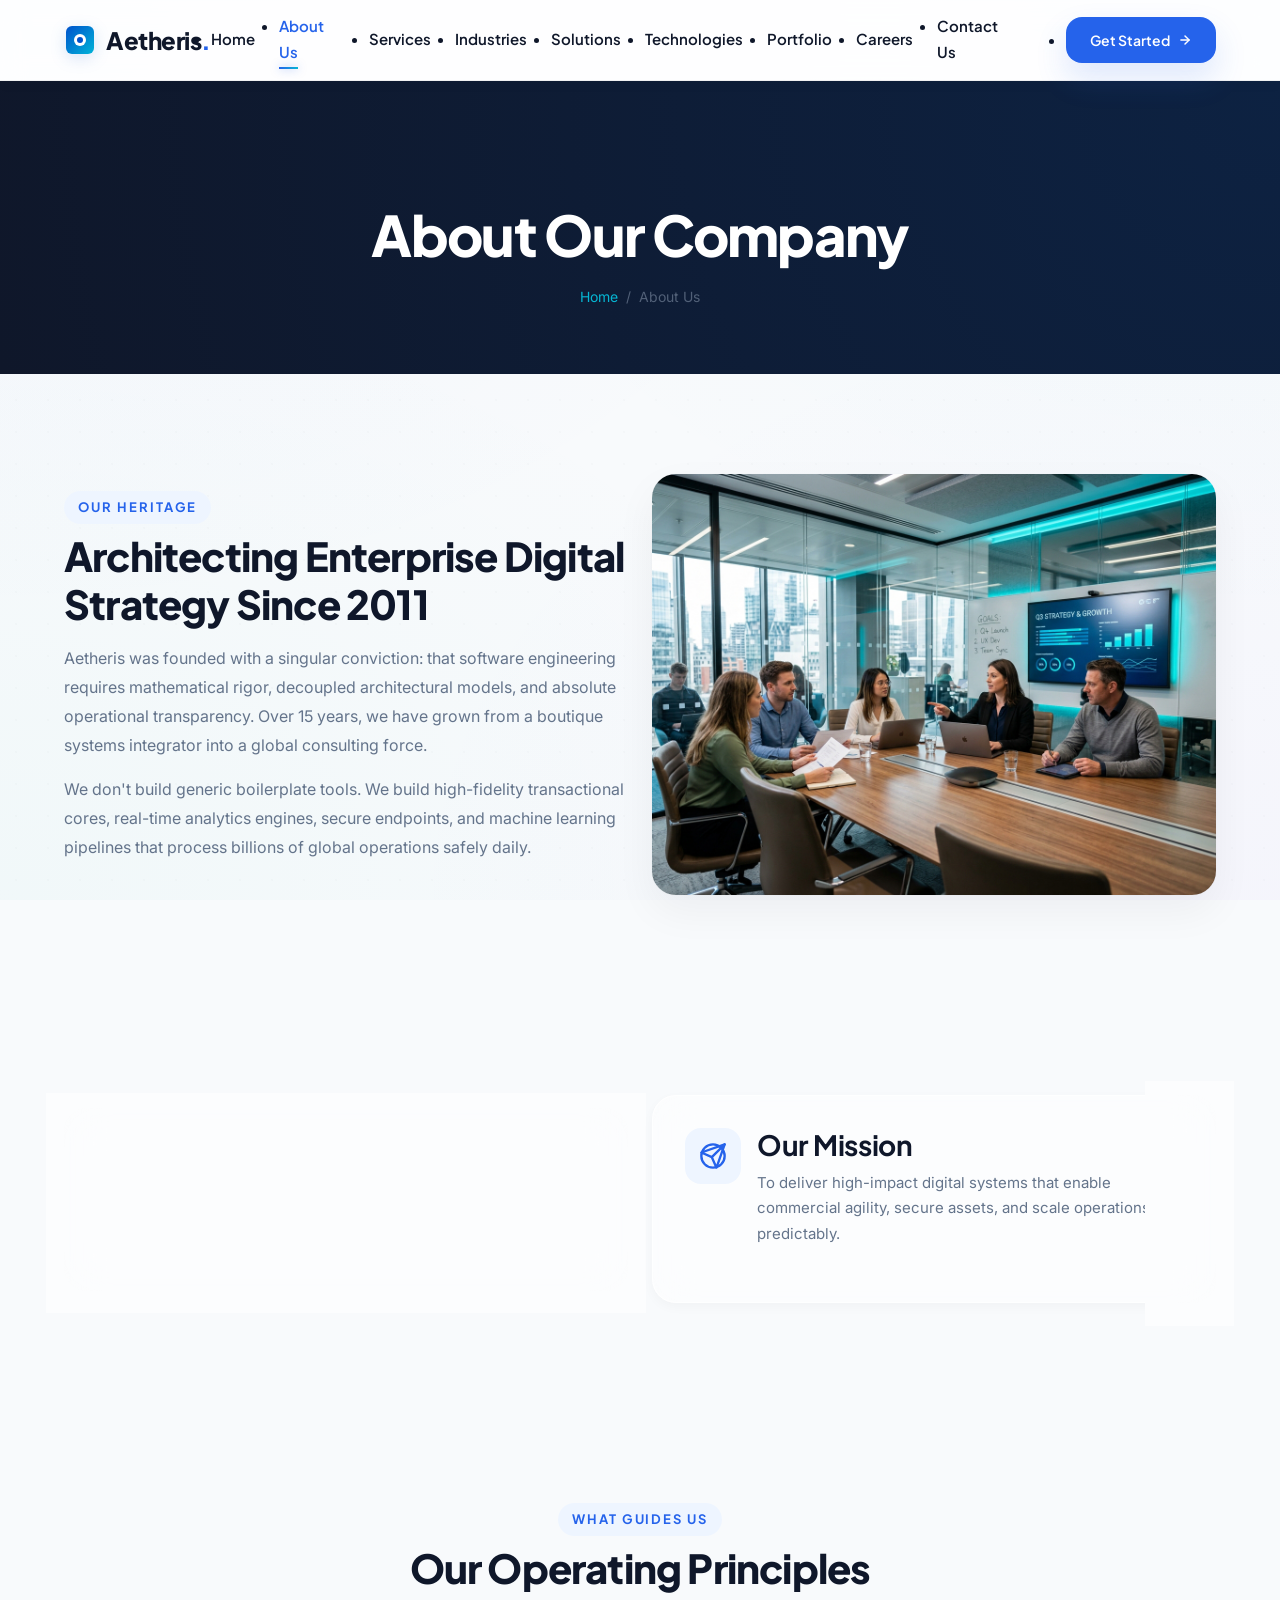
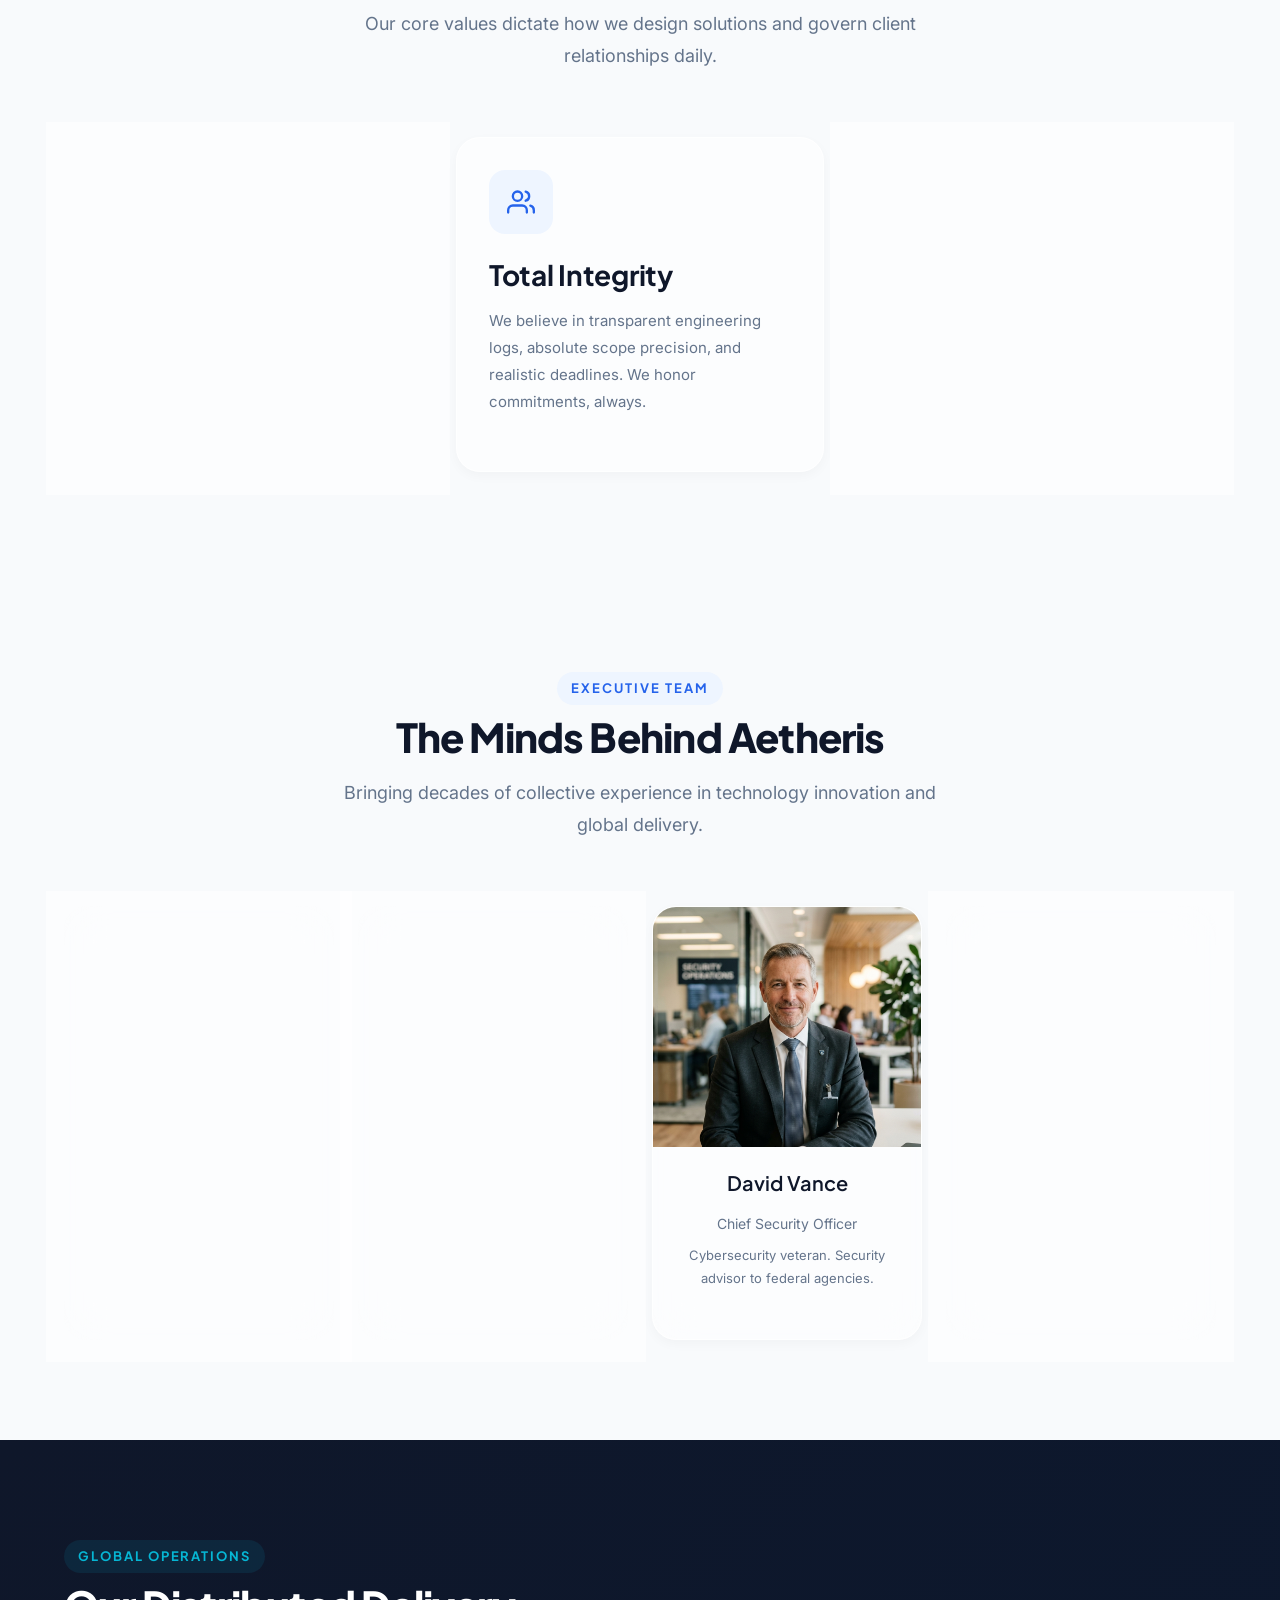
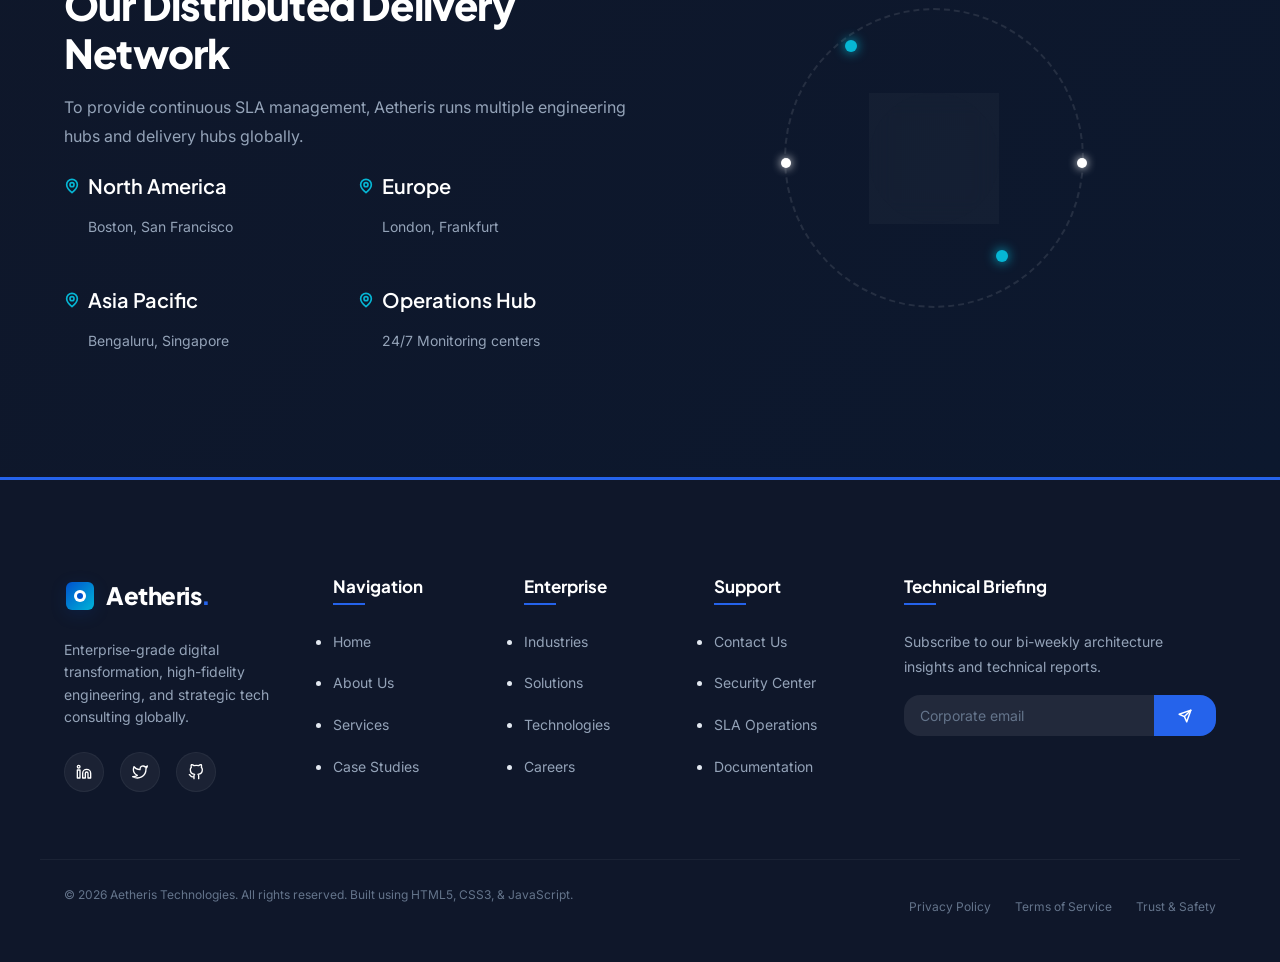
<file: about.html>
<!DOCTYPE html>
<html lang="en">
<head>
    <meta charset="UTF-8">
    <meta name="viewport" content="width=device-width, initial-scale=1.0">
    <title>About Us | Aetheris Technologies</title>
    <meta name="description" content="Learn about Aetheris Technologies, our history, core values, leadership team, and our commitment to global enterprise delivery.">
    <link rel="stylesheet" href="css/style.css">
</head>
<body>

    <!-- ========================================================================
       1. NAVIGATION HEADER
       ======================================================================== -->
    <header class="site-header">
        <div class="container header-container">
            <a href="index.html" class="logo" id="header-logo">
                <svg class="logo-svg" viewBox="0 0 32 32" fill="none" xmlns="http://www.w3.org/2000/svg">
                    <rect x="2" y="2" width="28" height="28" rx="6" fill="url(#logo-grad-a)" />
                    <circle cx="16" cy="16" r="6" fill="white" />
                    <circle cx="16" cy="16" r="3" fill="#0052CC" />
                    <defs>
                        <linearGradient id="logo-grad-a" x1="2" y1="2" x2="30" y2="30" gradientUnits="userSpaceOnUse">
                            <stop offset="0%" stop-color="#0052CC" />
                            <stop offset="100%" stop-color="#00B4D8" />
                        </linearGradient>
                    </defs>
                </svg>
                Aetheris<span>.</span>
            </a>
            
            <input type="checkbox" id="mobile-menu-toggle" class="menu-toggle-input">
            <label for="mobile-menu-toggle" class="menu-toggle-label" id="mobile-menu-btn">
                <span></span>
                <span></span>
                <span></span>
            </label>
            
            <nav class="main-nav" aria-label="Main Navigation">
                <ul class="nav-list">
                    <li><a href="index.html" class="nav-link">Home</a></li>
                    <li><a href="about.html" class="nav-link active">About Us</a></li>
                    <li><a href="services.html" class="nav-link">Services</a></li>
                    <li><a href="industries.html" class="nav-link">Industries</a></li>
                    <li><a href="solutions.html" class="nav-link">Solutions</a></li>
                    <li><a href="technologies.html" class="nav-link">Technologies</a></li>
                    <li><a href="portfolio.html" class="nav-link">Portfolio</a></li>
                    <li><a href="careers.html" class="nav-link">Careers</a></li>
                    <li><a href="contact.html" class="nav-link">Contact Us</a></li>
                    <li class="nav-cta">
                        <a href="contact.html" class="btn btn-primary btn-sm">
                            Get Started 
                            <svg class="btn-svg" viewBox="0 0 24 24" fill="none" stroke="currentColor" stroke-width="2.5" stroke-linecap="round" stroke-linejoin="round"><line x1="5" y1="12" x2="19" y2="12"></line><polyline points="12 5 19 12 12 19"></polyline></svg>
                        </a>
                    </li>
                </ul>
            </nav>
        </div>
    </header>

    <!-- ========================================================================
       2. SUBPAGE HERO
       ======================================================================== -->
    <section class="subpage-hero" id="about-hero">
        <div class="container">
            <h1>About Our Company</h1>
            <nav class="breadcrumbs" aria-label="Breadcrumb">
                <a href="index.html">Home</a>
                <span>/</span>
                <span>About Us</span>
            </nav>
        </div>
    </section>

    <!-- ========================================================================
       3. OVERVIEW SECTION
       ======================================================================== -->
    <section class="section reveal-on-scroll" id="about-overview">
        <div class="container grid grid-2" style="align-items: center;">
            <div>
                <span class="section-subtitle">Our Heritage</span>
                <h2 class="section-title">Architecting Enterprise Digital Strategy Since 2011</h2>
                <p class="text-muted spacer-sm">Aetheris was founded with a singular conviction: that software engineering requires mathematical rigor, decoupled architectural models, and absolute operational transparency. Over 15 years, we have grown from a boutique systems integrator into a global consulting force.</p>
                <p class="text-muted spacer-sm">We don't build generic boilerplate tools. We build high-fidelity transactional cores, real-time analytics engines, secure endpoints, and machine learning pipelines that process billions of global operations safely daily.</p>
            </div>
            
            <div class="flex-center" style="position: relative;">
                <img src="images/about-heritage.jpg" alt="Aetheris Technologies collaborative corporate heritage workspace" width="600" height="450" style="width: 100%; height: auto; border-radius: var(--border-radius-lg); box-shadow: var(--shadow-md); object-fit: cover; display: block;" loading="lazy">
            </div>
        </div>
    </section>

    <!-- ========================================================================
       3.5 VISION & MISSION DEDICATED SECTION
       ======================================================================== -->
    <section class="section section-bg-light reveal-on-scroll" id="about-vision-mission">
        <div class="container grid grid-2">
            <div class="card hover-glow">
                <div style="display: flex; gap: var(--space-2); align-items: start;">
                    <div class="flex-center" style="width: 56px; height: 56px; border-radius: var(--border-radius-md); background-color: var(--accent-blue-light); color: var(--primary-blue); flex-shrink: 0;">
                        <svg style="width: 28px; height: 28px;" viewBox="0 0 24 24" fill="none" stroke="currentColor" stroke-width="2" stroke-linecap="round" stroke-linejoin="round"><path d="M1 12s4-8 11-8 11 8 11 8-4 8-11 8-11-8-11-8z"></path><circle cx="12" cy="12" r="3"></circle></svg>
                    </div>
                    <div>
                        <h3 style="margin-bottom: var(--space-1);">Our Vision</h3>
                        <p class="text-muted" style="font-size: 0.9375rem; line-height: 1.7;">To be the ultimate benchmark of engineering reliability and architectural ingenuity for the global enterprise.</p>
                    </div>
                </div>
            </div>
            
            <div class="card hover-glow">
                <div style="display: flex; gap: var(--space-2); align-items: start;">
                    <div class="flex-center" style="width: 56px; height: 56px; border-radius: var(--border-radius-md); background-color: var(--accent-blue-light); color: var(--primary-blue); flex-shrink: 0;">
                        <svg style="width: 28px; height: 28px;" viewBox="0 0 24 24" fill="none" stroke="currentColor" stroke-width="2" stroke-linecap="round" stroke-linejoin="round"><circle cx="12" cy="12" r="10"></circle><line x1="22" y1="2" x2="11" y2="13"></line><polygon points="22 2 15 22 11 13 2 9 22 2"></polygon></svg>
                    </div>
                    <div>
                        <h3 style="margin-bottom: var(--space-1);">Our Mission</h3>
                        <p class="text-muted" style="font-size: 0.9375rem; line-height: 1.7;">To deliver high-impact digital systems that enable commercial agility, secure assets, and scale operations predictably.</p>
                    </div>
                </div>
            </div>
        </div>
    </section>

    <!-- ========================================================================
       4. CORE VALUES
       ======================================================================== -->
    <section class="section reveal-on-scroll" id="about-values">
        <div class="container">
            <div class="section-header">
                <span class="section-subtitle">What Guides Us</span>
                <h2 class="section-title">Our Operating Principles</h2>
                <p class="section-description">Our core values dictate how we design solutions and govern client relationships daily.</p>
            </div>
            
            <div class="grid grid-3">
                <div class="card hover-glow">
                    <div class="card-icon-wrapper flex-center">
                        <svg class="card-icon-svg" viewBox="0 0 24 24" fill="none" stroke="currentColor" stroke-width="2" stroke-linecap="round" stroke-linejoin="round"><path d="M22 10v6M2 10l10-5 10 5-10 5z"></path><path d="M6 12v5c0 2 2 3 6 3s6-1 6-3v-5"></path></svg>
                    </div>
                    <h3>Technical Mastery</h3>
                    <p class="card-text">We hold ourselves to strict execution standards. Clean code, comprehensive test coverages, and strong type assertions are mandatory, not optional.</p>
                </div>
                <div class="card hover-glow">
                    <div class="card-icon-wrapper flex-center">
                        <svg class="card-icon-svg" viewBox="0 0 24 24" fill="none" stroke="currentColor" stroke-width="2" stroke-linecap="round" stroke-linejoin="round"><path d="M17 21v-2a4 4 0 0 0-4-4H5a4 4 0 0 0-4 4v2"></path><circle cx="9" cy="7" r="4"></circle><path d="M23 21v-2a4 4 0 0 0-3-3.87"></path><path d="M16 3.13a4 4 0 0 1 0 7.75"></path></svg>
                    </div>
                    <h3>Total Integrity</h3>
                    <p class="card-text">We believe in transparent engineering logs, absolute scope precision, and realistic deadlines. We honor commitments, always.</p>
                </div>
                <div class="card hover-glow">
                    <div class="card-icon-wrapper flex-center">
                        <svg class="card-icon-svg" viewBox="0 0 24 24" fill="none" stroke="currentColor" stroke-width="2" stroke-linecap="round" stroke-linejoin="round"><path d="M18 8A6 6 0 0 0 6 8c0 7-3 9-3 9h18s-3-2-3-9"></path><path d="M13.73 21a2 2 0 0 1-3.46 0"></path></svg>
                    </div>
                    <h3>Continuous Evolution</h3>
                    <p class="card-text">We actively invest in active research. Our engineers stay certified across emerging clouds, cognitive models, and modern standards.</p>
                </div>
            </div>
        </div>
    </section>

    <!-- ========================================================================
       5. EXECUTIVE LEADERSHIP
       ======================================================================== -->
    <section class="section section-bg-light reveal-on-scroll" id="about-leadership">
        <div class="container">
            <div class="section-header">
                <span class="section-subtitle">Executive Team</span>
                <h2 class="section-title">The Minds Behind Aetheris</h2>
                <p class="section-description">Bringing decades of collective experience in technology innovation and global delivery.</p>
            </div>
            
            <div class="grid grid-4">
                <div class="card text-center hover-glow" style="padding: 0; overflow: hidden;">
                    <img src="images/leader-aris.jpg" alt="Dr. Aris Thorne, Chief Executive Officer" width="240" height="240" style="width: 100%; height: 240px; object-fit: cover; display: block;" loading="lazy">
                    <div style="padding: var(--space-3);">
                        <h4>Dr. Aris Thorne</h4>
                        <p class="text-muted" style="font-size: 0.875rem; margin-bottom: var(--space-1);">Chief Executive Officer</p>
                        <p style="font-size: 0.8125rem; color: var(--text-muted);">Formerly VP at a global cloud platform. 20+ years IT consulting.</p>
                    </div>
                </div>
                
                <div class="card text-center hover-glow" style="padding: 0; overflow: hidden;">
                    <img src="images/leader-sarah.jpg" alt="Sarah Jenkins, Chief Technology Officer" width="240" height="240" style="width: 100%; height: 240px; object-fit: cover; display: block;" loading="lazy">
                    <div style="padding: var(--space-3);">
                        <h4>Sarah Jenkins</h4>
                        <p class="text-muted" style="font-size: 0.875rem; margin-bottom: var(--space-1);">Chief Technology Officer</p>
                        <p style="font-size: 0.8125rem; color: var(--text-muted);">Founding architect. Decentralized databases author. MIT CS.</p>
                    </div>
                </div>

                <div class="card text-center hover-glow" style="padding: 0; overflow: hidden;">
                    <img src="images/leader-david.jpg" alt="David Vance, Chief Security Officer" width="240" height="240" style="width: 100%; height: 240px; object-fit: cover; display: block;" loading="lazy">
                    <div style="padding: var(--space-3);">
                        <h4>David Vance</h4>
                        <p class="text-muted" style="font-size: 0.875rem; margin-bottom: var(--space-1);">Chief Security Officer</p>
                        <p style="font-size: 0.8125rem; color: var(--text-muted);">Cybersecurity veteran. Security advisor to federal agencies.</p>
                    </div>
                </div>

                <div class="card text-center hover-glow" style="padding: 0; overflow: hidden;">
                    <img src="images/leader-elena.jpg" alt="Elena Rostova, VP Global Delivery" width="240" height="240" style="width: 100%; height: 240px; object-fit: cover; display: block;" loading="lazy">
                    <div style="padding: var(--space-3);">
                        <h4>Elena Rostova</h4>
                        <p class="text-muted" style="font-size: 0.875rem; margin-bottom: var(--space-1);">VP Global Delivery</p>
                        <p style="font-size: 0.8125rem; color: var(--text-muted);">Manages multi-region hubs. Expert in scaled agile architectures.</p>
                    </div>
                </div>
            </div>
        </div>
    </section>

    <!-- ========================================================================
       6. GLOBAL NETWORK PRESENTATION
       ======================================================================== -->
    <section class="section section-bg-dark reveal-on-scroll" id="about-presence">
        <div class="container grid grid-2" style="align-items: center;">
            <div>
                <span class="section-subtitle" style="color: var(--accent-cyan);">Global Operations</span>
                <h2 class="section-title" style="color: var(--white);">Our Distributed Delivery Network</h2>
                <p class="text-muted spacer-sm" style="color: #94A3B8;">To provide continuous SLA management, Aetheris runs multiple engineering hubs and delivery hubs globally.</p>
                
                <div style="display: grid; grid-template-columns: repeat(2, 1fr); gap: var(--space-3); margin-top: var(--space-3);">
                    <div>
                        <h4 style="color: var(--white); display: flex; align-items: center; gap: 8px;">
                            <svg style="width:16px; height:16px; color:var(--accent-cyan);" viewBox="0 0 24 24" fill="none" stroke="currentColor" stroke-width="2.5" stroke-linecap="round" stroke-linejoin="round"><path d="M12 2a8 8 0 0 0-8 8c0 5.25 8 12 8 12s8-6.75 8-12a8 8 0 0 0-8-8z"></path><circle cx="12" cy="10" r="3"></circle></svg>
                            North America
                        </h4>
                        <p class="text-muted" style="font-size: 0.875rem; color: #94A3B8; padding-left: 24px;">Boston, San Francisco</p>
                    </div>
                    <div>
                        <h4 style="color: var(--white); display: flex; align-items: center; gap: 8px;">
                            <svg style="width:16px; height:16px; color:var(--accent-cyan);" viewBox="0 0 24 24" fill="none" stroke="currentColor" stroke-width="2.5" stroke-linecap="round" stroke-linejoin="round"><path d="M12 2a8 8 0 0 0-8 8c0 5.25 8 12 8 12s8-6.75 8-12a8 8 0 0 0-8-8z"></path><circle cx="12" cy="10" r="3"></circle></svg>
                            Europe
                        </h4>
                        <p class="text-muted" style="font-size: 0.875rem; color: #94A3B8; padding-left: 24px;">London, Frankfurt</p>
                    </div>
                    <div>
                        <h4 style="color: var(--white); display: flex; align-items: center; gap: 8px;">
                            <svg style="width:16px; height:16px; color:var(--accent-cyan);" viewBox="0 0 24 24" fill="none" stroke="currentColor" stroke-width="2.5" stroke-linecap="round" stroke-linejoin="round"><path d="M12 2a8 8 0 0 0-8 8c0 5.25 8 12 8 12s8-6.75 8-12a8 8 0 0 0-8-8z"></path><circle cx="12" cy="10" r="3"></circle></svg>
                            Asia Pacific
                        </h4>
                        <p class="text-muted" style="font-size: 0.875rem; color: #94A3B8; padding-left: 24px;">Bengaluru, Singapore</p>
                    </div>
                    <div>
                        <h4 style="color: var(--white); display: flex; align-items: center; gap: 8px;">
                            <svg style="width:16px; height:16px; color:var(--accent-cyan);" viewBox="0 0 24 24" fill="none" stroke="currentColor" stroke-width="2.5" stroke-linecap="round" stroke-linejoin="round"><path d="M12 2a8 8 0 0 0-8 8c0 5.25 8 12 8 12s8-6.75 8-12a8 8 0 0 0-8-8z"></path><circle cx="12" cy="10" r="3"></circle></svg>
                            Operations Hub
                        </h4>
                        <p class="text-muted" style="font-size: 0.875rem; color: #94A3B8; padding-left: 24px;">24/7 Monitoring centers</p>
                    </div>
                </div>
            </div>
            
            <div class="flex-center" style="min-height: 320px; position: relative;">
                <!-- Futuristic Web network graphic -->
                <div style="width: 300px; height: 300px; border: 2px dashed rgba(255,255,255,0.1); border-radius: 50%; position: relative; animation: rotateClockwise 40s linear infinite;">
                    <div style="position: absolute; width: 12px; height: 12px; background-color: var(--accent-cyan); border-radius: 50%; top: 10%; left: 20%; box-shadow: 0 0 12px var(--accent-cyan);"></div>
                    <div style="position: absolute; width: 12px; height: 12px; background-color: var(--accent-cyan); border-radius: 50%; bottom: 15%; right: 25%; box-shadow: 0 0 12px var(--accent-cyan);"></div>
                    <div style="position: absolute; width: 10px; height: 10px; background-color: var(--white); border-radius: 50%; top: 50%; left: -5px; box-shadow: 0 0 10px var(--white);"></div>
                    <div style="position: absolute; width: 10px; height: 10px; background-color: var(--white); border-radius: 50%; top: 50%; right: -5px; box-shadow: 0 0 10px var(--white);"></div>
                </div>
                <div style="position: absolute; width: 130px; height: 130px; background-color: rgba(255,255,255,0.03); border-radius: 50%; backdrop-filter: blur(12px); border: 1px solid rgba(255,255,255,0.1);" class="flex-center">
                    <svg style="width: 48px; height: 48px; color: var(--accent-cyan);" viewBox="0 0 24 24" fill="none" stroke="currentColor" stroke-width="1.5" stroke-linecap="round" stroke-linejoin="round"><circle cx="12" cy="12" r="10"></circle><path d="M2 12h20M12 2a15.3 15.3 0 0 1 4 10 15.3 15.3 0 0 1-4 10 15.3 15.3 0 0 1-4-10 15.3 15.3 0 0 1 4-10z"></path></svg>
                </div>
            </div>
        </div>
    </section>

    <!-- ========================================================================
       7. PROFESSIONAL MULTI-COLUMN FOOTER
       ======================================================================== -->
    <footer class="site-footer">
        <div class="container footer-grid">
            <div class="footer-about">
                <a href="index.html" class="logo" id="footer-logo">
                    <svg class="logo-svg" viewBox="0 0 32 32" fill="none" xmlns="http://www.w3.org/2000/svg">
                        <rect x="2" y="2" width="28" height="28" rx="6" fill="url(#logo-grad-ab-f)" />
                        <circle cx="16" cy="16" r="6" fill="white" />
                        <circle cx="16" cy="16" r="3" fill="#0052CC" />
                        <defs>
                            <linearGradient id="logo-grad-ab-f" x1="2" y1="2" x2="30" y2="30" gradientUnits="userSpaceOnUse">
                                <stop offset="0%" stop-color="#0052CC" />
                                <stop offset="100%" stop-color="#00B4D8" />
                            </linearGradient>
                        </defs>
                    </svg>
                    Aetheris<span>.</span>
                </a>
                <p>Enterprise-grade digital transformation, high-fidelity engineering, and strategic tech consulting globally.</p>
                <div class="social-links">
                    <a href="#" class="social-link flex-center" aria-label="LinkedIn">
                        <svg class="social-svg" viewBox="0 0 24 24" fill="none" stroke="currentColor" stroke-width="2" stroke-linecap="round" stroke-linejoin="round"><path d="M16 8a6 6 0 0 1 6 6v7h-4v-7a2 2 0 0 0-2-2 2 2 0 0 0-2 2v7h-4v-7a6 6 0 0 1 6-6z"></path><rect x="2" y="9" width="4" height="12"></rect><circle cx="4" cy="4" r="2"></circle></svg>
                    </a>
                    <a href="#" class="social-link flex-center" aria-label="Twitter/X">
                        <svg class="social-svg" viewBox="0 0 24 24" fill="none" stroke="currentColor" stroke-width="2" stroke-linecap="round" stroke-linejoin="round"><path d="M23 3a10.9 10.9 0 0 1-3.14 1.53 4.48 4.48 0 0 0-7.86 3v1A10.66 10.66 0 0 1 3 4s-4 9 5 13a11.64 11.64 0 0 1-7 2c9 5 20 0 20-11.5a4.5 4.5 0 0 0-.08-.83A7.72 7.72 0 0 0 23 3z"></path></svg>
                    </a>
                    <a href="#" class="social-link flex-center" aria-label="GitHub">
                        <svg class="social-svg" viewBox="0 0 24 24" fill="none" stroke="currentColor" stroke-width="2" stroke-linecap="round" stroke-linejoin="round"><path d="M9 19c-5 1.5-5-2.5-7-3m14 6v-3.87a3.37 3.37 0 0 0-.94-2.61c3.14-.35 6.44-1.54 6.44-7A5.44 5.44 0 0 0 20 4.77 5.07 5.07 0 0 0 19.91 1S18.73.65 16 2.48a13.38 13.38 0 0 0-7 0C6.27.65 5.09 1 5.09 1A5.07 5.07 0 0 0 5 4.77a5.44 5.44 0 0 0-1.5 3.78c0 5.42 3.3 6.61 6.44 7A3.37 3.37 0 0 0 9 18.13V22"></path></svg>
                    </a>
                </div>
            </div>
            
            <div>
                <h4 class="footer-title">Navigation</h4>
                <ul class="footer-links">
                    <li><a href="index.html">Home</a></li>
                    <li><a href="about.html">About Us</a></li>
                    <li><a href="services.html">Services</a></li>
                    <li><a href="portfolio.html">Case Studies</a></li>
                </ul>
            </div>

            <div>
                <h4 class="footer-title">Enterprise</h4>
                <ul class="footer-links">
                    <li><a href="industries.html">Industries</a></li>
                    <li><a href="solutions.html">Solutions</a></li>
                    <li><a href="technologies.html">Technologies</a></li>
                    <li><a href="careers.html">Careers</a></li>
                </ul>
            </div>

            <div>
                <h4 class="footer-title">Support</h4>
                <ul class="footer-links">
                    <li><a href="contact.html">Contact Us</a></li>
                    <li><a href="#">Security Center</a></li>
                    <li><a href="#">SLA Operations</a></li>
                    <li><a href="#">Documentation</a></li>
                </ul>
            </div>

            <div class="footer-newsletter">
                <h4 class="footer-title">Technical Briefing</h4>
                <p>Subscribe to our bi-weekly architecture insights and technical reports.</p>
                <form class="newsletter-form" action="#" method="POST">
                    <input type="email" placeholder="Corporate email" aria-label="Corporate email" required>
                    <button type="submit" aria-label="Subscribe">
                        <svg style="width: 14px; height: 14px;" viewBox="0 0 24 24" fill="none" stroke="currentColor" stroke-width="2.5" stroke-linecap="round" stroke-linejoin="round"><line x1="22" y1="2" x2="11" y2="13"></line><polygon points="22 2 15 22 11 13 2 9 22 2"></polygon></svg>
                    </button>
                </form>
            </div>
        </div>
        
        <div class="container footer-bottom">
            <p>&copy; 2026 Aetheris Technologies. All rights reserved. Built using HTML5, CSS3, & JavaScript.</p>
            <div class="footer-bottom-links">
                <a href="#">Privacy Policy</a>
                <a href="#">Terms of Service</a>
                <a href="#">Trust & Safety</a>
            </div>
        </div>
    </footer>

    <script src="js/main.js" defer></script>
</body>
</html>
</file>
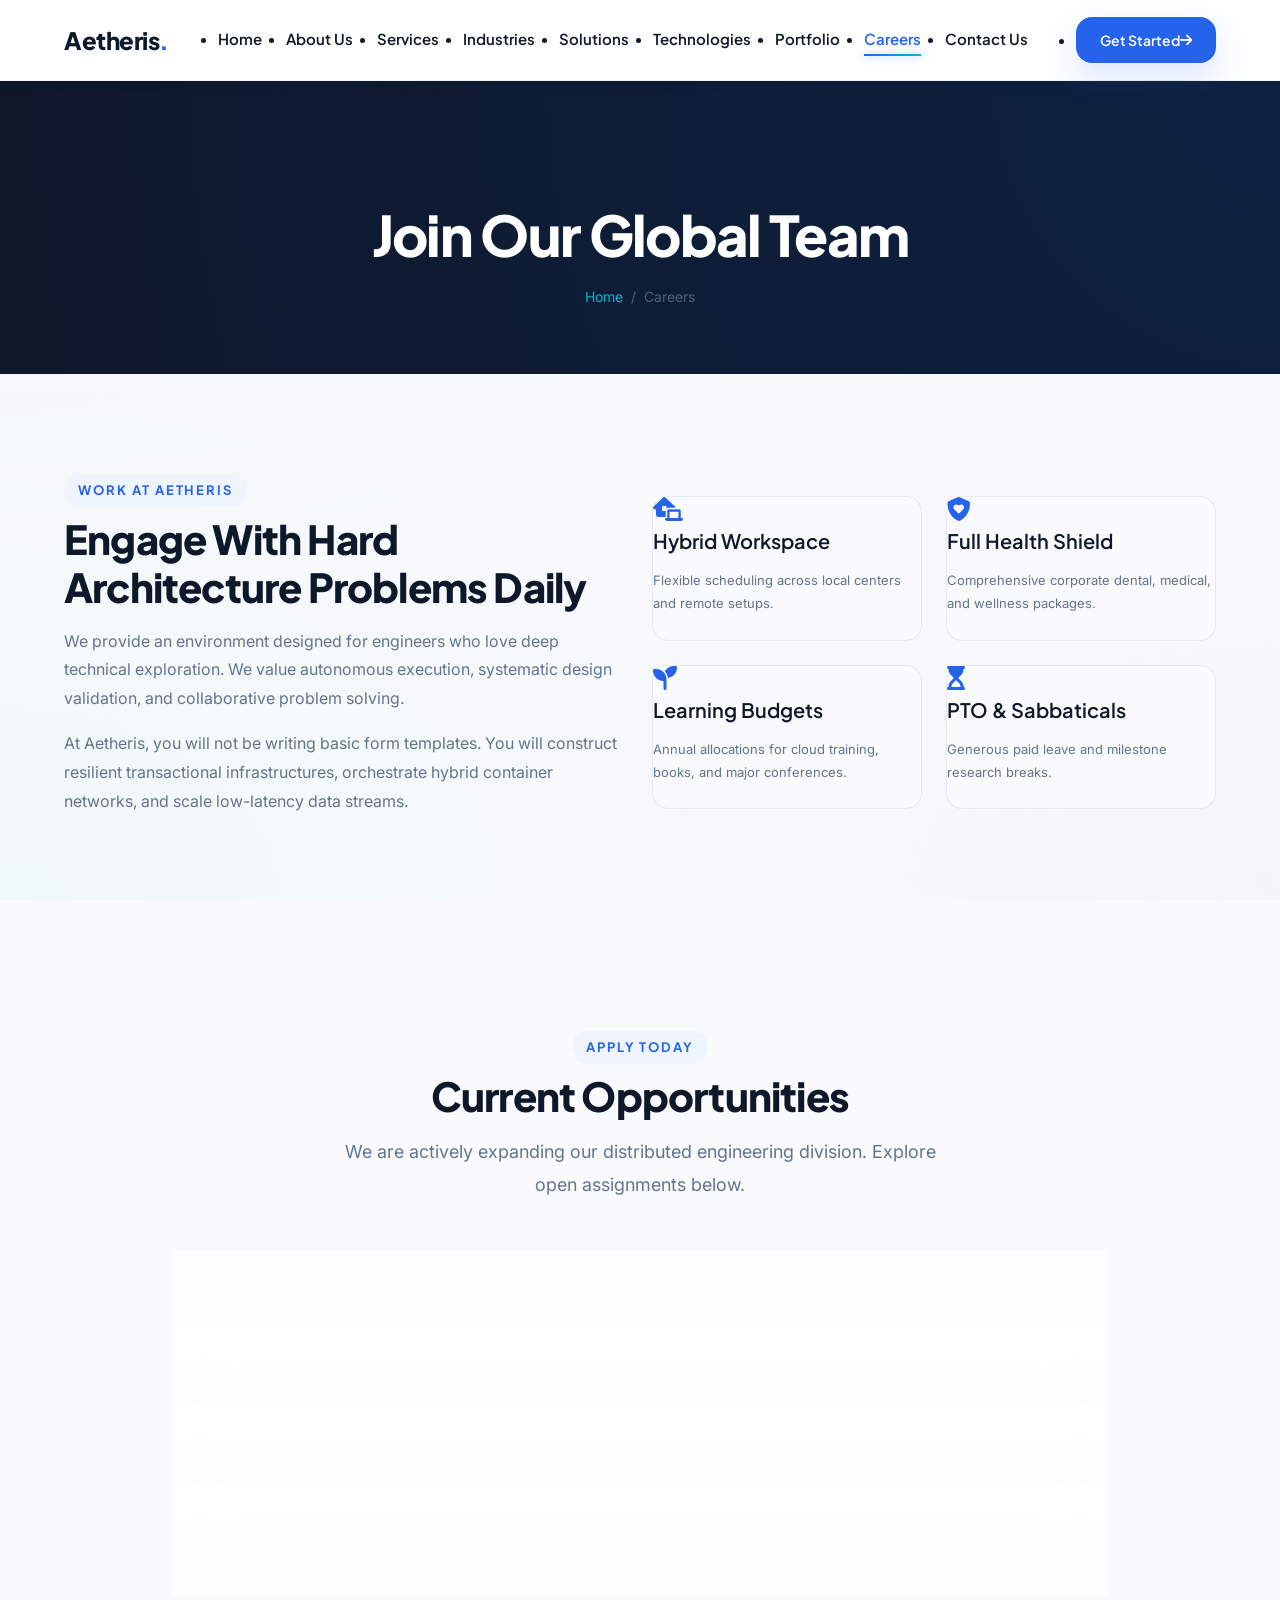
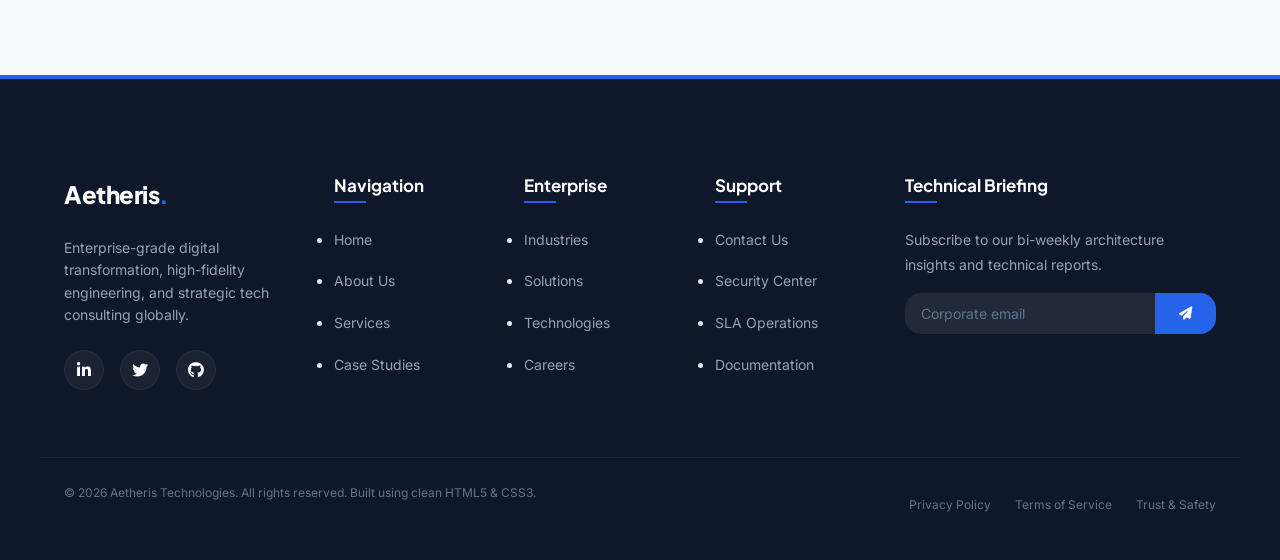
<file: careers.html>
<!DOCTYPE html>
<html lang="en">
<head>
    <meta charset="UTF-8">
    <meta name="viewport" content="width=device-width, initial-scale=1.0">
    <title>Careers | Aetheris Technologies</title>
    <meta name="description" content="Join our engineering team. Explore career openings in cloud architecture, AI, software engineering, and cybersecurity at Aetheris.">
    <!-- Font Awesome CDN -->
    <link rel="stylesheet" href="https://cdnjs.cloudflare.com/ajax/libs/font-awesome/6.4.0/css/all.min.css">
    <!-- Main Stylesheet -->
    <link rel="stylesheet" href="css/style.css">
</head>
<body>

    <!-- ========================================================================
       HEADER & NAVIGATION
       ======================================================================== -->
    <header class="site-header">
        <div class="container header-container">
            <a href="index.html" class="logo" id="header-logo">
                <div class="logo-icon"></div>
                Aetheris<span>.</span>
            </a>
            
            <input type="checkbox" id="mobile-menu-toggle" class="menu-toggle-input">
            <label for="mobile-menu-toggle" class="mobile-menu-btn" id="mobile-menu-btn">
                <span></span>
                <span></span>
                <span></span>
            </label>
            
            <nav class="main-nav" aria-label="Main Navigation">
                <ul class="nav-list">
                    <li><a href="index.html" class="nav-link">Home</a></li>
                    <li><a href="about.html" class="nav-link">About Us</a></li>
                    <li><a href="services.html" class="nav-link">Services</a></li>
                    <li><a href="industries.html" class="nav-link">Industries</a></li>
                    <li><a href="solutions.html" class="nav-link">Solutions</a></li>
                    <li><a href="technologies.html" class="nav-link">Technologies</a></li>
                    <li><a href="portfolio.html" class="nav-link">Portfolio</a></li>
                    <li><a href="careers.html" class="nav-link active">Careers</a></li>
                    <li><a href="contact.html" class="nav-link">Contact Us</a></li>
                    <li class="nav-cta"><a href="contact.html" class="btn btn-primary btn-sm">Get Started <i class="fa-solid fa-arrow-right btn-icon"></i></a></li>
                </ul>
            </nav>
        </div>
    </header>

    <!-- ========================================================================
       SUBPAGE HERO
       ======================================================================== -->
    <section class="subpage-hero" id="careers-hero">
        <div class="container">
            <h1>Join Our Global Team</h1>
            <nav class="breadcrumbs" aria-label="Breadcrumb">
                <a href="index.html">Home</a>
                <span>/</span>
                <span>Careers</span>
            </nav>
        </div>
    </section>

    <!-- ========================================================================
     CULTURE & BENEFITS
     ======================================================================== -->
    <section class="section" id="careers-culture">
        <div class="container grid grid-2" style="align-items: center;">
            <div>
                <span class="section-subtitle">Work At Aetheris</span>
                <h2 class="section-title">Engage With Hard Architecture Problems Daily</h2>
                <p class="text-muted spacer-sm">We provide an environment designed for engineers who love deep technical exploration. We value autonomous execution, systematic design validation, and collaborative problem solving.</p>
                <p class="text-muted spacer-sm">At Aetheris, you will not be writing basic form templates. You will construct resilient transactional infrastructures, orchestrate hybrid container networks, and scale low-latency data streams.</p>
            </div>
            
            <div class="grid grid-2">
                <div style="background-color: var(--accent-light); padding: var(--spacing-md); border-radius: var(--border-radius-md); border: 1px solid var(--border-color);">
                    <i class="fa-solid fa-laptop-house primary-color" style="font-size: 1.5rem; margin-bottom: 8px;"></i>
                    <h4>Hybrid Workspace</h4>
                    <p class="text-muted" style="font-size: 0.8125rem;">Flexible scheduling across local centers and remote setups.</p>
                </div>
                <div style="background-color: var(--accent-light); padding: var(--spacing-md); border-radius: var(--border-radius-md); border: 1px solid var(--border-color);">
                    <i class="fa-solid fa-shield-heart primary-color" style="font-size: 1.5rem; margin-bottom: 8px;"></i>
                    <h4>Full Health Shield</h4>
                    <p class="text-muted" style="font-size: 0.8125rem;">Comprehensive corporate dental, medical, and wellness packages.</p>
                </div>
                <div style="background-color: var(--accent-light); padding: var(--spacing-md); border-radius: var(--border-radius-md); border: 1px solid var(--border-color);">
                    <i class="fa-solid fa-seedling primary-color" style="font-size: 1.5rem; margin-bottom: 8px;"></i>
                    <h4>Learning Budgets</h4>
                    <p class="text-muted" style="font-size: 0.8125rem;">Annual allocations for cloud training, books, and major conferences.</p>
                </div>
                <div style="background-color: var(--accent-light); padding: var(--spacing-md); border-radius: var(--border-radius-md); border: 1px solid var(--border-color);">
                    <i class="fa-solid fa-hourglass-start primary-color" style="font-size: 1.5rem; margin-bottom: 8px;"></i>
                    <h4>PTO & Sabbaticals</h4>
                    <p class="text-muted" style="font-size: 0.8125rem;">Generous paid leave and milestone research breaks.</p>
                </div>
            </div>
        </div>
    </section>

    <!-- ========================================================================
     CURRENT OPENINGS LISTING
     ======================================================================== -->
    <section class="section section-bg-light" id="careers-openings">
        <div class="container">
            <div class="section-header">
                <span class="section-subtitle">Apply Today</span>
                <h2 class="section-title">Current Opportunities</h2>
                <p class="section-description">We are actively expanding our distributed engineering division. Explore open assignments below.</p>
            </div>
            
            <div style="display: flex; flex-direction: column; gap: var(--spacing-md); max-width: 900px; margin: 0 auto;">
                
                <!-- Opening 1 -->
                <div class="card grid grid-3" style="grid-template-columns: 2fr 1fr 1fr; align-items: center; padding: var(--spacing-md) var(--spacing-lg);">
                    <div>
                        <h4 style="margin-bottom: 4px;">Senior Site Reliability Engineer (SRE)</h4>
                        <p class="text-muted" style="font-size: 0.8125rem;"><i class="fa-solid fa-location-dot" style="margin-right: 4px;"></i> Remote / Boston Hub</p>
                    </div>
                    <div>
                        <span style="background-color: var(--accent-blue-light); color: var(--primary-blue); font-size: 0.75rem; font-weight: 700; padding: 4px 10px; border-radius: var(--border-radius-pill);">Cloud Infrastructure</span>
                    </div>
                    <div style="text-align: right;">
                        <a href="contact.html" class="btn btn-secondary btn-sm">Apply Now</a>
                    </div>
                </div>

                <!-- Opening 2 -->
                <div class="card grid grid-3" style="grid-template-columns: 2fr 1fr 1fr; align-items: center; padding: var(--spacing-md) var(--spacing-lg);">
                    <div>
                        <h4 style="margin-bottom: 4px;">Backend Software Engineer (Golang / Rust)</h4>
                        <p class="text-muted" style="font-size: 0.8125rem;"><i class="fa-solid fa-location-dot" style="margin-right: 4px;"></i> Bengaluru Hub / Hybrid</p>
                    </div>
                    <div>
                        <span style="background-color: var(--accent-blue-light); color: var(--primary-blue); font-size: 0.75rem; font-weight: 700; padding: 4px 10px; border-radius: var(--border-radius-pill);">Systems Engineering</span>
                    </div>
                    <div style="text-align: right;">
                        <a href="contact.html" class="btn btn-secondary btn-sm">Apply Now</a>
                    </div>
                </div>

                <!-- Opening 3 -->
                <div class="card grid grid-3" style="grid-template-columns: 2fr 1fr 1fr; align-items: center; padding: var(--spacing-md) var(--spacing-lg);">
                    <div>
                        <h4 style="margin-bottom: 4px;">Senior Lead Machine Learning Architect</h4>
                        <p class="text-muted" style="font-size: 0.8125rem;"><i class="fa-solid fa-location-dot" style="margin-right: 4px;"></i> San Francisco Hub</p>
                    </div>
                    <div>
                        <span style="background-color: var(--accent-blue-light); color: var(--primary-blue); font-size: 0.75rem; font-weight: 700; padding: 4px 10px; border-radius: var(--border-radius-pill);">Cognitive AI</span>
                    </div>
                    <div style="text-align: right;">
                        <a href="contact.html" class="btn btn-secondary btn-sm">Apply Now</a>
                    </div>
                </div>

                <!-- Opening 4 -->
                <div class="card grid grid-3" style="grid-template-columns: 2fr 1fr 1fr; align-items: center; padding: var(--spacing-md) var(--spacing-lg);">
                    <div>
                        <h4 style="margin-bottom: 4px;">Cybersecurity Vulnerability Engineer</h4>
                        <p class="text-muted" style="font-size: 0.8125rem;"><i class="fa-solid fa-location-dot" style="margin-right: 4px;"></i> London Hub / Hybrid</p>
                    </div>
                    <div>
                        <span style="background-color: var(--accent-blue-light); color: var(--primary-blue); font-size: 0.75rem; font-weight: 700; padding: 4px 10px; border-radius: var(--border-radius-pill);">Security Operations</span>
                    </div>
                    <div style="text-align: right;">
                        <a href="contact.html" class="btn btn-secondary btn-sm">Apply Now</a>
                    </div>
                </div>

            </div>
        </div>
    </section>

    <!-- ========================================================================
       FOOTER
       ======================================================================== -->
    <footer class="site-footer">
        <div class="container footer-grid">
            <div class="footer-about">
                <a href="index.html" class="logo" id="footer-logo">
                    <div class="logo-icon"></div>
                    Aetheris<span>.</span>
                </a>
                <p>Enterprise-grade digital transformation, high-fidelity engineering, and strategic tech consulting globally.</p>
                <div class="social-links">
                    <a href="#" class="social-link flex-center" aria-label="LinkedIn"><i class="fa-brands fa-linkedin-in"></i></a>
                    <a href="#" class="social-link flex-center" aria-label="Twitter"><i class="fa-brands fa-twitter"></i></a>
                    <a href="#" class="social-link flex-center" aria-label="GitHub"><i class="fa-brands fa-github"></i></a>
                </div>
            </div>
            
            <div>
                <h4 class="footer-title">Navigation</h4>
                <ul class="footer-links">
                    <li><a href="index.html">Home</a></li>
                    <li><a href="about.html">About Us</a></li>
                    <li><a href="services.html">Services</a></li>
                    <li><a href="portfolio.html">Case Studies</a></li>
                </ul>
            </div>

            <div>
                <h4 class="footer-title">Enterprise</h4>
                <ul class="footer-links">
                    <li><a href="industries.html">Industries</a></li>
                    <li><a href="solutions.html">Solutions</a></li>
                    <li><a href="technologies.html">Technologies</a></li>
                    <li><a href="careers.html">Careers</a></li>
                </ul>
            </div>

            <div>
                <h4 class="footer-title">Support</h4>
                <ul class="footer-links">
                    <li><a href="contact.html">Contact Us</a></li>
                    <li><a href="#">Security Center</a></li>
                    <li><a href="#">SLA Operations</a></li>
                    <li><a href="#">Documentation</a></li>
                </ul>
            </div>

            <div class="footer-newsletter">
                <h4 class="footer-title">Technical Briefing</h4>
                <p>Subscribe to our bi-weekly architecture insights and technical reports.</p>
                <form class="newsletter-form" action="#" method="POST">
                    <input type="email" placeholder="Corporate email" aria-label="Corporate email" required>
                    <button type="submit" aria-label="Subscribe"><i class="fa-solid fa-paper-plane"></i></button>
                </form>
            </div>
        </div>
        
        <div class="container footer-bottom">
            <p>&copy; 2026 Aetheris Technologies. All rights reserved. Built using clean HTML5 & CSS3.</p>
            <div class="footer-bottom-links">
                <a href="#">Privacy Policy</a>
                <a href="#">Terms of Service</a>
                <a href="#">Trust & Safety</a>
            </div>
        </div>
    </footer>

</body>
</html>
</file>
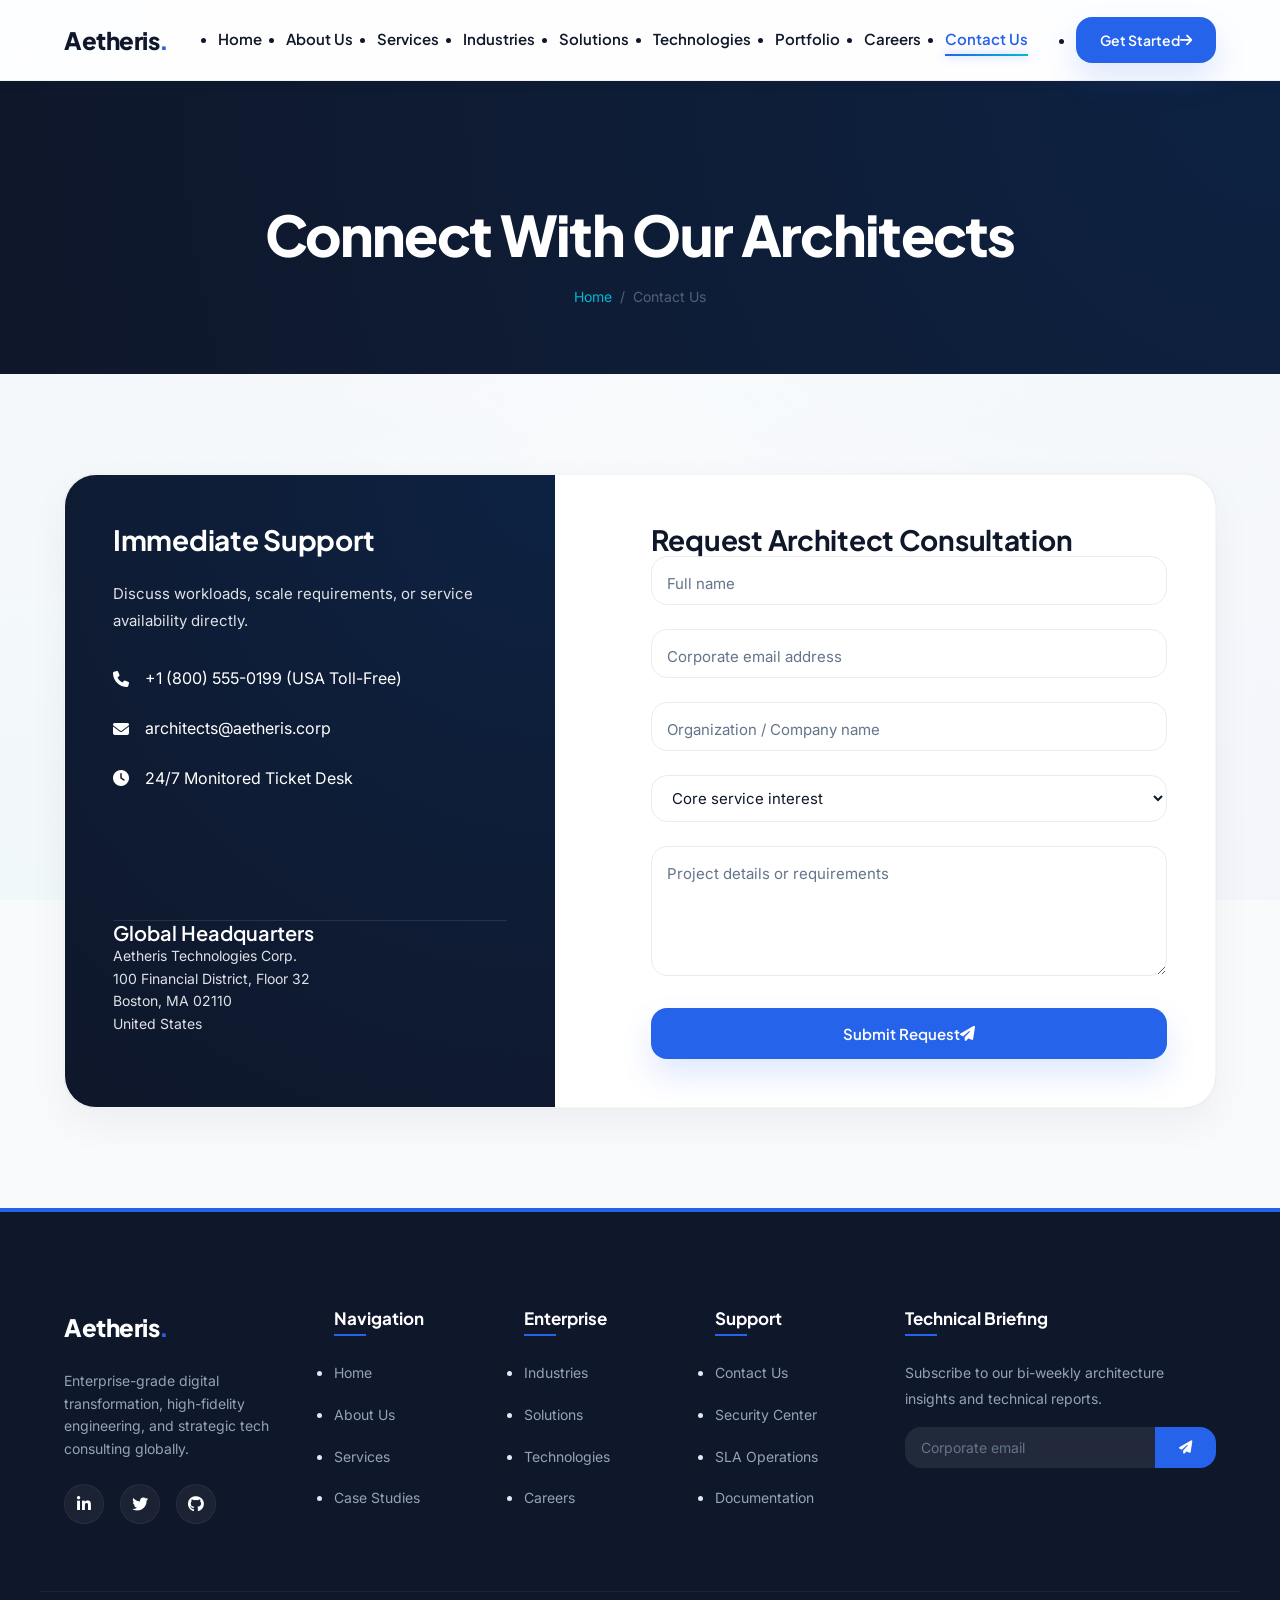
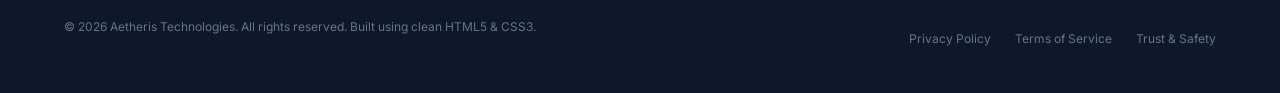
<file: contact.html>
<!DOCTYPE html>
<html lang="en">
<head>
    <meta charset="UTF-8">
    <meta name="viewport" content="width=device-width, initial-scale=1.0">
    <title>Contact Us | Aetheris Technologies</title>
    <meta name="description" content="Get in touch with Aetheris Technologies. Schedule a technical consultation, inquire about careers, or reach our global delivery offices.">
    <!-- Font Awesome CDN -->
    <link rel="stylesheet" href="https://cdnjs.cloudflare.com/ajax/libs/font-awesome/6.4.0/css/all.min.css">
    <!-- Main Stylesheet -->
    <link rel="stylesheet" href="css/style.css">
</head>
<body>

    <!-- ========================================================================
       HEADER & NAVIGATION
       ======================================================================== -->
    <header class="site-header">
        <div class="container header-container">
            <a href="index.html" class="logo" id="header-logo">
                <div class="logo-icon"></div>
                Aetheris<span>.</span>
            </a>
            
            <input type="checkbox" id="mobile-menu-toggle" class="menu-toggle-input">
            <label for="mobile-menu-toggle" class="mobile-menu-btn" id="mobile-menu-btn">
                <span></span>
                <span></span>
                <span></span>
            </label>
            
            <nav class="main-nav" aria-label="Main Navigation">
                <ul class="nav-list">
                    <li><a href="index.html" class="nav-link">Home</a></li>
                    <li><a href="about.html" class="nav-link">About Us</a></li>
                    <li><a href="services.html" class="nav-link">Services</a></li>
                    <li><a href="industries.html" class="nav-link">Industries</a></li>
                    <li><a href="solutions.html" class="nav-link">Solutions</a></li>
                    <li><a href="technologies.html" class="nav-link">Technologies</a></li>
                    <li><a href="portfolio.html" class="nav-link">Portfolio</a></li>
                    <li><a href="careers.html" class="nav-link">Careers</a></li>
                    <li><a href="contact.html" class="nav-link active">Contact Us</a></li>
                    <li class="nav-cta"><a href="contact.html" class="btn btn-primary btn-sm">Get Started <i class="fa-solid fa-arrow-right btn-icon"></i></a></li>
                </ul>
            </nav>
        </div>
    </header>

    <!-- ========================================================================
       SUBPAGE HERO
       ======================================================================== -->
    <section class="subpage-hero" id="contact-hero">
        <div class="container">
            <h1>Connect With Our Architects</h1>
            <nav class="breadcrumbs" aria-label="Breadcrumb">
                <a href="index.html">Home</a>
                <span>/</span>
                <span>Contact Us</span>
            </nav>
        </div>
    </section>

    <!-- ========================================================================
     CONTACT FORM & INFO PANELS
     ======================================================================== -->
    <section class="section" id="contact-details">
        <div class="container">
            
            <div class="contact-grid">
                
                <!-- Information Panel -->
                <div class="contact-info-panel">
                    <div>
                        <h3>Immediate Support</h3>
                        <p class="text-muted" style="color: #DFE1E6; font-size: 0.9375rem;">Discuss workloads, scale requirements, or service availability directly.</p>
                        
                        <div class="contact-info-list">
                            <div class="contact-info-item">
                                <i class="fa-solid fa-phone"></i>
                                <span>+1 (800) 555-0199 (USA Toll-Free)</span>
                            </div>
                            <div class="contact-info-item">
                                <i class="fa-solid fa-envelope"></i>
                                <span>architects@aetheris.corp</span>
                            </div>
                            <div class="contact-info-item">
                                <i class="fa-solid fa-clock"></i>
                                <span>24/7 Monitored Ticket Desk</span>
                            </div>
                        </div>
                    </div>

                    <div style="margin-top: var(--spacing-lg); border-top: 1px solid rgba(255,255,255,0.1); padding-top: var(--spacing-md);">
                        <h4 style="color: var(--white); margin-bottom: var(--spacing-sm);">Global Headquarters</h4>
                        <p class="text-muted" style="color: #DFE1E6; font-size: 0.875rem; line-height: 1.6;">
                            Aetheris Technologies Corp.<br>
                            100 Financial District, Floor 32<br>
                            Boston, MA 02110<br>
                            United States
                        </p>
                    </div>
                </div>

                <!-- Form Panel -->
                <div class="contact-form-panel">
                    <h3 style="margin-bottom: var(--spacing-md);">Request Architect Consultation</h3>
                    <form action="#" method="POST" id="contact-form">
                        
                        <!-- Floating Label Input Group 1 -->
                        <div class="form-group">
                            <input type="text" id="contact-name" class="form-control" placeholder=" " required>
                            <label for="contact-name" class="form-label">Full name</label>
                        </div>

                        <!-- Floating Label Input Group 2 -->
                        <div class="form-group">
                            <input type="email" id="contact-email" class="form-control" placeholder=" " required>
                            <label for="contact-email" class="form-label">Corporate email address</label>
                        </div>

                        <!-- Floating Label Input Group 3 -->
                        <div class="form-group">
                            <input type="text" id="contact-org" class="form-control" placeholder=" " required>
                            <label for="contact-org" class="form-label">Organization / Company name</label>
                        </div>

                        <!-- Floating Label Input Group 4 -->
                        <div class="form-group">
                            <select id="contact-interest" class="form-control" required style="padding-top: 12px; padding-bottom: 12px;">
                                <option value="" disabled selected hidden>Core service interest</option>
                                <option value="cloud">Cloud Migration & Kubernetes</option>
                                <option value="ai">Cognitive AI & ML pipelines</option>
                                <option value="security">Zero Trust Cybersecurity</option>
                                <option value="dev">Custom Microservice Development</option>
                                <option value="audit">Architecture Review / Consulting</option>
                            </select>
                        </div>

                        <!-- Floating Label Input Group 5 -->
                        <div class="form-group">
                            <textarea id="contact-message" class="form-control" placeholder=" " required></textarea>
                            <label for="contact-message" class="form-label">Project details or requirements</label>
                        </div>

                        <button type="submit" class="btn btn-primary" style="width: 100%; justify-content: center;">
                            Submit Request <i class="fa-solid fa-paper-plane btn-icon"></i>
                        </button>
                    </form>
                </div>
            </div>
            
        </div>
    </section>

    <!-- ========================================================================
       FOOTER
       ======================================================================== -->
    <footer class="site-footer">
        <div class="container footer-grid">
            <div class="footer-about">
                <a href="index.html" class="logo" id="footer-logo">
                    <div class="logo-icon"></div>
                    Aetheris<span>.</span>
                </a>
                <p>Enterprise-grade digital transformation, high-fidelity engineering, and strategic tech consulting globally.</p>
                <div class="social-links">
                    <a href="#" class="social-link flex-center" aria-label="LinkedIn"><i class="fa-brands fa-linkedin-in"></i></a>
                    <a href="#" class="social-link flex-center" aria-label="Twitter"><i class="fa-brands fa-twitter"></i></a>
                    <a href="#" class="social-link flex-center" aria-label="GitHub"><i class="fa-brands fa-github"></i></a>
                </div>
            </div>
            
            <div>
                <h4 class="footer-title">Navigation</h4>
                <ul class="footer-links">
                    <li><a href="index.html">Home</a></li>
                    <li><a href="about.html">About Us</a></li>
                    <li><a href="services.html">Services</a></li>
                    <li><a href="portfolio.html">Case Studies</a></li>
                </ul>
            </div>

            <div>
                <h4 class="footer-title">Enterprise</h4>
                <ul class="footer-links">
                    <li><a href="industries.html">Industries</a></li>
                    <li><a href="solutions.html">Solutions</a></li>
                    <li><a href="technologies.html">Technologies</a></li>
                    <li><a href="careers.html">Careers</a></li>
                </ul>
            </div>

            <div>
                <h4 class="footer-title">Support</h4>
                <ul class="footer-links">
                    <li><a href="contact.html">Contact Us</a></li>
                    <li><a href="#">Security Center</a></li>
                    <li><a href="#">SLA Operations</a></li>
                    <li><a href="#">Documentation</a></li>
                </ul>
            </div>

            <div class="footer-newsletter">
                <h4 class="footer-title">Technical Briefing</h4>
                <p>Subscribe to our bi-weekly architecture insights and technical reports.</p>
                <form class="newsletter-form" action="#" method="POST">
                    <input type="email" placeholder="Corporate email" aria-label="Corporate email" required>
                    <button type="submit" aria-label="Subscribe"><i class="fa-solid fa-paper-plane"></i></button>
                </form>
            </div>
        </div>
        
        <div class="container footer-bottom">
            <p>&copy; 2026 Aetheris Technologies. All rights reserved. Built using clean HTML5 & CSS3.</p>
            <div class="footer-bottom-links">
                <a href="#">Privacy Policy</a>
                <a href="#">Terms of Service</a>
                <a href="#">Trust & Safety</a>
            </div>
        </div>
    </footer>

</body>
</html>
</file>
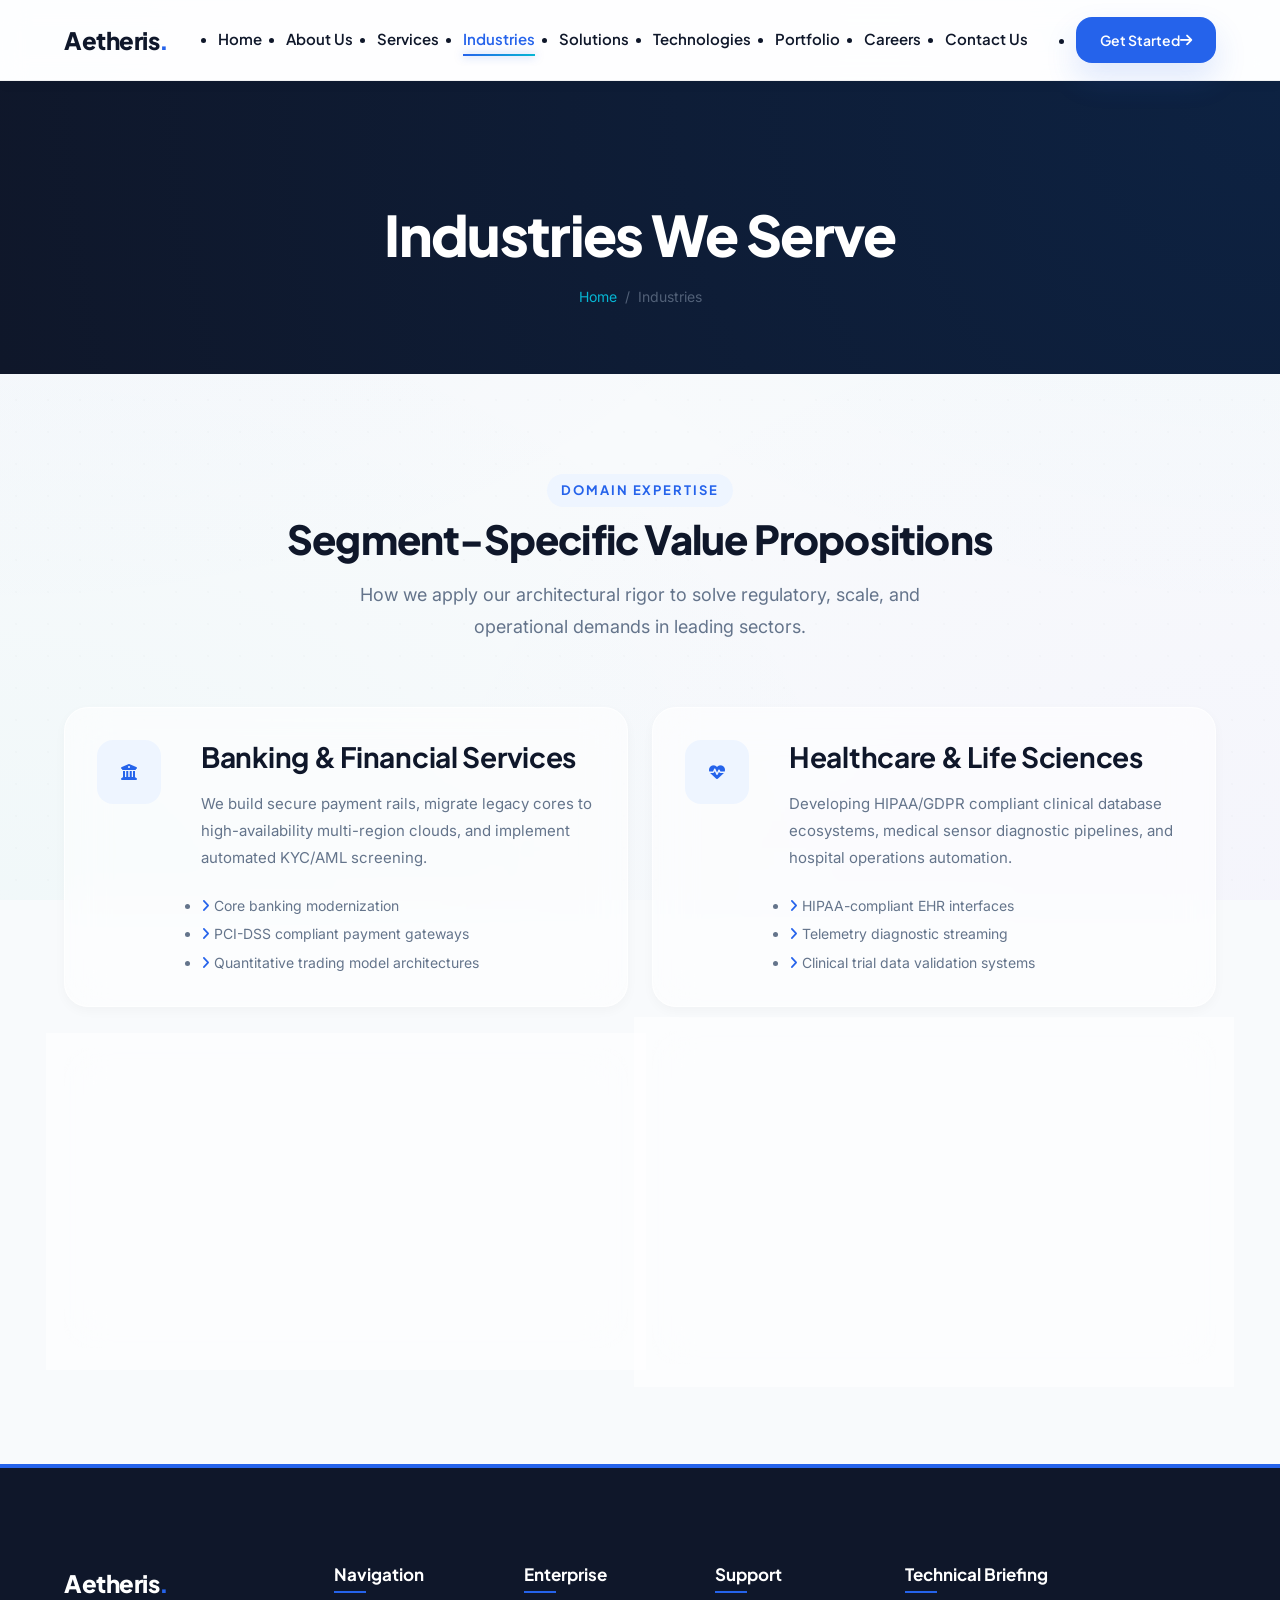
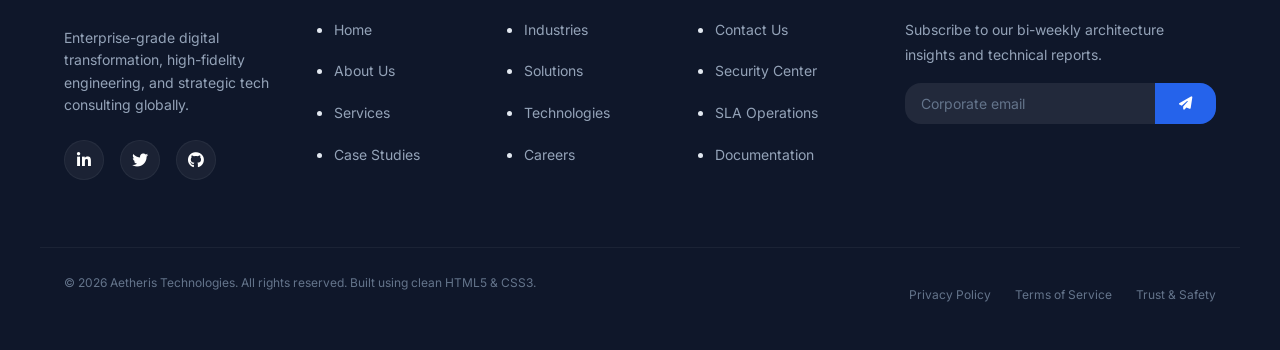
<file: industries.html>
<!DOCTYPE html>
<html lang="en">
<head>
    <meta charset="UTF-8">
    <meta name="viewport" content="width=device-width, initial-scale=1.0">
    <title>Industries | Aetheris Technologies</title>
    <meta name="description" content="Explore industries we serve: Banking, Healthcare, Retail, Manufacturing, Utilities, and Telecom. Custom IT engineering for enterprise segments.">
    <!-- Font Awesome CDN -->
    <link rel="stylesheet" href="https://cdnjs.cloudflare.com/ajax/libs/font-awesome/6.4.0/css/all.min.css">
    <!-- Main Stylesheet -->
    <link rel="stylesheet" href="css/style.css">
</head>
<body>

    <!-- ========================================================================
       HEADER & NAVIGATION
       ======================================================================== -->
    <header class="site-header">
        <div class="container header-container">
            <a href="index.html" class="logo" id="header-logo">
                <div class="logo-icon"></div>
                Aetheris<span>.</span>
            </a>
            
            <input type="checkbox" id="mobile-menu-toggle" class="menu-toggle-input">
            <label for="mobile-menu-toggle" class="mobile-menu-btn" id="mobile-menu-btn">
                <span></span>
                <span></span>
                <span></span>
            </label>
            
            <nav class="main-nav" aria-label="Main Navigation">
                <ul class="nav-list">
                    <li><a href="index.html" class="nav-link">Home</a></li>
                    <li><a href="about.html" class="nav-link">About Us</a></li>
                    <li><a href="services.html" class="nav-link">Services</a></li>
                    <li><a href="industries.html" class="nav-link active">Industries</a></li>
                    <li><a href="solutions.html" class="nav-link">Solutions</a></li>
                    <li><a href="technologies.html" class="nav-link">Technologies</a></li>
                    <li><a href="portfolio.html" class="nav-link">Portfolio</a></li>
                    <li><a href="careers.html" class="nav-link">Careers</a></li>
                    <li><a href="contact.html" class="nav-link">Contact Us</a></li>
                    <li class="nav-cta"><a href="contact.html" class="btn btn-primary btn-sm">Get Started <i class="fa-solid fa-arrow-right btn-icon"></i></a></li>
                </ul>
            </nav>
        </div>
    </header>

    <!-- ========================================================================
       SUBPAGE HERO
       ======================================================================== -->
    <section class="subpage-hero" id="industries-hero">
        <div class="container">
            <h1>Industries We Serve</h1>
            <nav class="breadcrumbs" aria-label="Breadcrumb">
                <a href="index.html">Home</a>
                <span>/</span>
                <span>Industries</span>
            </nav>
        </div>
    </section>

    <!-- ========================================================================
     INDUSTRIES LIST & DETAILS
     ======================================================================== -->
    <section class="section" id="industries-catalog">
        <div class="container">
            <div class="section-header">
                <span class="section-subtitle">Domain Expertise</span>
                <h2 class="section-title">Segment-Specific Value Propositions</h2>
                <p class="section-description">How we apply our architectural rigor to solve regulatory, scale, and operational demands in leading sectors.</p>
            </div>
            
            <div class="grid grid-2">
                <!-- Industry 1: Banking -->
                <div class="card grid grid-2" style="grid-template-columns: 80px 1fr; align-items: start;">
                    <div class="card-icon-wrapper flex-center" style="margin-bottom: 0;">
                        <i class="fa-solid fa-building-columns"></i>
                    </div>
                    <div>
                        <h3 class="card-title">Banking & Financial Services</h3>
                        <p class="card-text">We build secure payment rails, migrate legacy cores to high-availability multi-region clouds, and implement automated KYC/AML screening.</p>
                        <ul style="display: flex; flex-direction: column; gap: 6px; font-size: 0.875rem; color: var(--text-muted);">
                            <li><i class="fa-solid fa-angle-right primary-color"></i> Core banking modernization</li>
                            <li><i class="fa-solid fa-angle-right primary-color"></i> PCI-DSS compliant payment gateways</li>
                            <li><i class="fa-solid fa-angle-right primary-color"></i> Quantitative trading model architectures</li>
                        </ul>
                    </div>
                </div>

                <!-- Industry 2: Healthcare -->
                <div class="card grid grid-2" style="grid-template-columns: 80px 1fr; align-items: start;">
                    <div class="card-icon-wrapper flex-center" style="margin-bottom: 0;">
                        <i class="fa-solid fa-heart-pulse"></i>
                    </div>
                    <div>
                        <h3 class="card-title">Healthcare & Life Sciences</h3>
                        <p class="card-text">Developing HIPAA/GDPR compliant clinical database ecosystems, medical sensor diagnostic pipelines, and hospital operations automation.</p>
                        <ul style="display: flex; flex-direction: column; gap: 6px; font-size: 0.875rem; color: var(--text-muted);">
                            <li><i class="fa-solid fa-angle-right primary-color"></i> HIPAA-compliant EHR interfaces</li>
                            <li><i class="fa-solid fa-angle-right primary-color"></i> Telemetry diagnostic streaming</li>
                            <li><i class="fa-solid fa-angle-right primary-color"></i> Clinical trial data validation systems</li>
                        </ul>
                    </div>
                </div>

                <!-- Industry 3: Retail -->
                <div class="card grid grid-2" style="grid-template-columns: 80px 1fr; align-items: start;">
                    <div class="card-icon-wrapper flex-center" style="margin-bottom: 0;">
                        <i class="fa-solid fa-cart-shopping"></i>
                    </div>
                    <div>
                        <h3 class="card-title">Retail & E-commerce</h3>
                        <p class="card-text">Design high-traffic e-commerce structures, headless checkout setups, personalized recommendations, and live supply telemetry.</p>
                        <ul style="display: flex; flex-direction: column; gap: 6px; font-size: 0.875rem; color: var(--text-muted);">
                            <li><i class="fa-solid fa-angle-right primary-color"></i> Headless, composable retail architecture</li>
                            <li><i class="fa-solid fa-angle-right primary-color"></i> Localized recommendation algorithms</li>
                            <li><i class="fa-solid fa-angle-right primary-color"></i> Unified inventory synchronization engines</li>
                        </ul>
                    </div>
                </div>

                <!-- Industry 4: Manufacturing -->
                <div class="card grid grid-2" style="grid-template-columns: 80px 1fr; align-items: start;">
                    <div class="card-icon-wrapper flex-center" style="margin-bottom: 0;">
                        <i class="fa-solid fa-industry"></i>
                    </div>
                    <div>
                        <h3 class="card-title">Energy, Utilities & Manufacturing</h3>
                        <p class="card-text">Connecting edge device telemetries, predictive repair alerts, factory scheduling engines, and asset lifecycle tracking systems.</p>
                        <ul style="display: flex; flex-direction: column; gap: 6px; font-size: 0.875rem; color: var(--text-muted);">
                            <li><i class="fa-solid fa-angle-right primary-color"></i> Industrial IoT telemetry collection</li>
                            <li><i class="fa-solid fa-angle-right primary-color"></i> Machine degradation forecasting</li>
                            <li><i class="fa-solid fa-angle-right primary-color"></i> Supply route scheduling algorithms</li>
                        </ul>
                    </div>
                </div>
            </div>
        </div>
    </section>

    <!-- ========================================================================
       FOOTER
       ======================================================================== -->
    <footer class="site-footer">
        <div class="container footer-grid">
            <div class="footer-about">
                <a href="index.html" class="logo" id="footer-logo">
                    <div class="logo-icon"></div>
                    Aetheris<span>.</span>
                </a>
                <p>Enterprise-grade digital transformation, high-fidelity engineering, and strategic tech consulting globally.</p>
                <div class="social-links">
                    <a href="#" class="social-link flex-center" aria-label="LinkedIn"><i class="fa-brands fa-linkedin-in"></i></a>
                    <a href="#" class="social-link flex-center" aria-label="Twitter"><i class="fa-brands fa-twitter"></i></a>
                    <a href="#" class="social-link flex-center" aria-label="GitHub"><i class="fa-brands fa-github"></i></a>
                </div>
            </div>
            
            <div>
                <h4 class="footer-title">Navigation</h4>
                <ul class="footer-links">
                    <li><a href="index.html">Home</a></li>
                    <li><a href="about.html">About Us</a></li>
                    <li><a href="services.html">Services</a></li>
                    <li><a href="portfolio.html">Case Studies</a></li>
                </ul>
            </div>

            <div>
                <h4 class="footer-title">Enterprise</h4>
                <ul class="footer-links">
                    <li><a href="industries.html">Industries</a></li>
                    <li><a href="solutions.html">Solutions</a></li>
                    <li><a href="technologies.html">Technologies</a></li>
                    <li><a href="careers.html">Careers</a></li>
                </ul>
            </div>

            <div>
                <h4 class="footer-title">Support</h4>
                <ul class="footer-links">
                    <li><a href="contact.html">Contact Us</a></li>
                    <li><a href="#">Security Center</a></li>
                    <li><a href="#">SLA Operations</a></li>
                    <li><a href="#">Documentation</a></li>
                </ul>
            </div>

            <div class="footer-newsletter">
                <h4 class="footer-title">Technical Briefing</h4>
                <p>Subscribe to our bi-weekly architecture insights and technical reports.</p>
                <form class="newsletter-form" action="#" method="POST">
                    <input type="email" placeholder="Corporate email" aria-label="Corporate email" required>
                    <button type="submit" aria-label="Subscribe"><i class="fa-solid fa-paper-plane"></i></button>
                </form>
            </div>
        </div>
        
        <div class="container footer-bottom">
            <p>&copy; 2026 Aetheris Technologies. All rights reserved. Built using clean HTML5 & CSS3.</p>
            <div class="footer-bottom-links">
                <a href="#">Privacy Policy</a>
                <a href="#">Terms of Service</a>
                <a href="#">Trust & Safety</a>
            </div>
        </div>
    </footer>

</body>
</html>
</file>
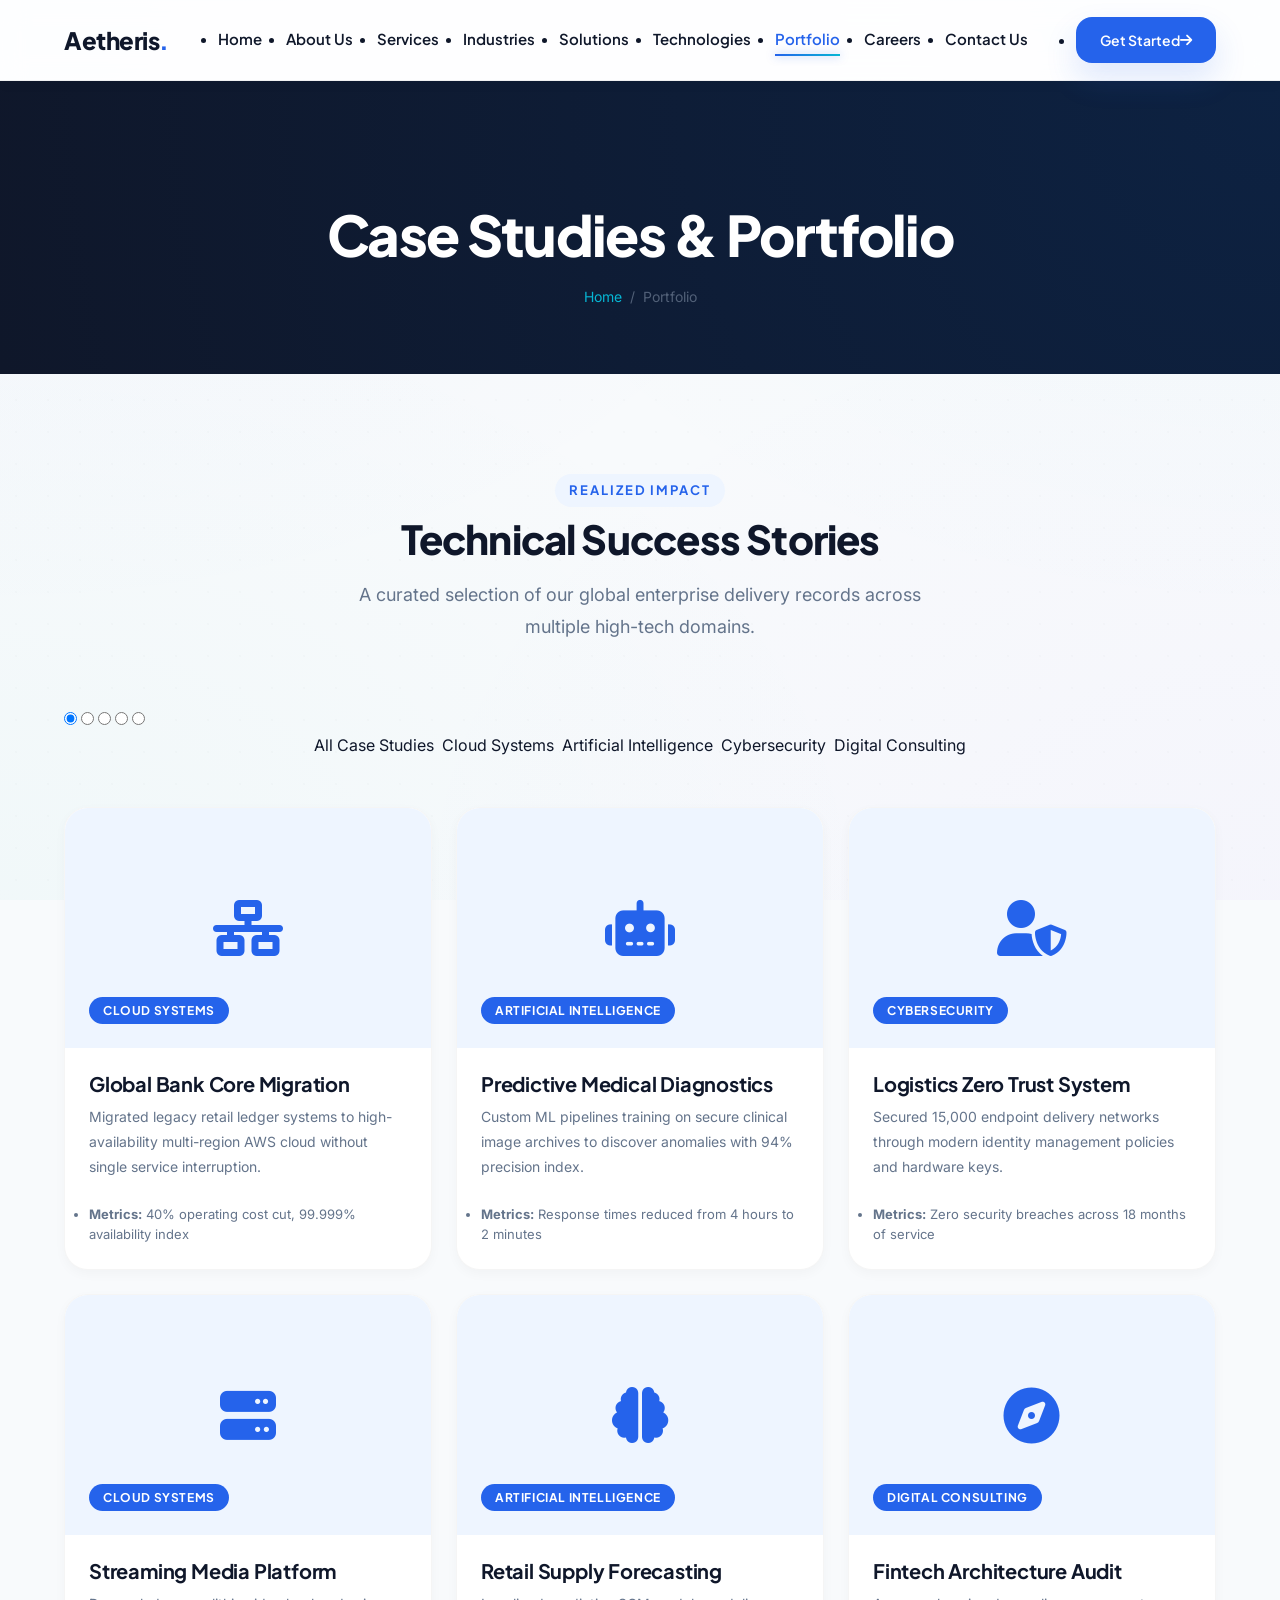
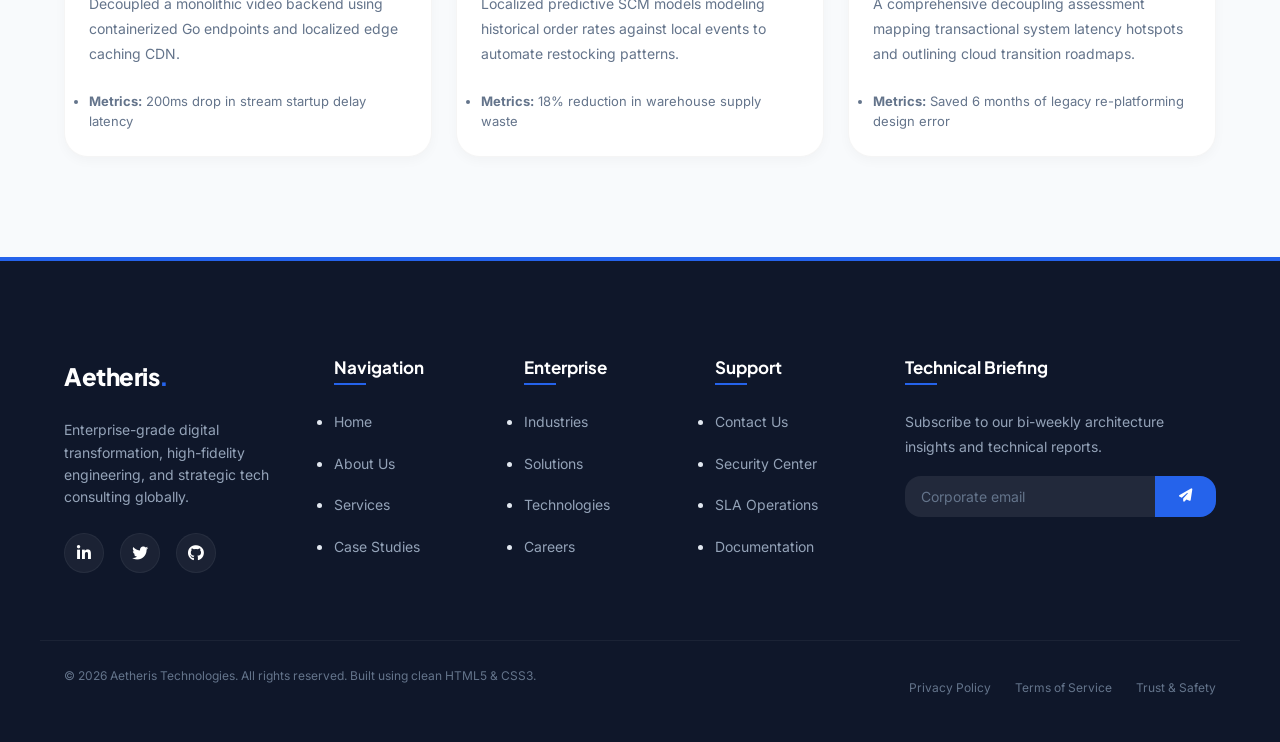
<file: portfolio.html>
<!DOCTYPE html>
<html lang="en">
<head>
    <meta charset="UTF-8">
    <meta name="viewport" content="width=device-width, initial-scale=1.0">
    <title>Case Studies & Portfolio | Aetheris Technologies</title>
    <meta name="description" content="Read Aetheris Technologies' case studies detailing enterprise cloud migrations, custom AI solutions, security transformations, and consulting.">
    <!-- Font Awesome CDN -->
    <link rel="stylesheet" href="https://cdnjs.cloudflare.com/ajax/libs/font-awesome/6.4.0/css/all.min.css">
    <!-- Main Stylesheet -->
    <link rel="stylesheet" href="css/style.css">
</head>
<body>

    <!-- ========================================================================
       HEADER & NAVIGATION
       ======================================================================== -->
    <header class="site-header">
        <div class="container header-container">
            <a href="index.html" class="logo" id="header-logo">
                <div class="logo-icon"></div>
                Aetheris<span>.</span>
            </a>
            
            <input type="checkbox" id="mobile-menu-toggle" class="menu-toggle-input">
            <label for="mobile-menu-toggle" class="mobile-menu-btn" id="mobile-menu-btn">
                <span></span>
                <span></span>
                <span></span>
            </label>
            
            <nav class="main-nav" aria-label="Main Navigation">
                <ul class="nav-list">
                    <li><a href="index.html" class="nav-link">Home</a></li>
                    <li><a href="about.html" class="nav-link">About Us</a></li>
                    <li><a href="services.html" class="nav-link">Services</a></li>
                    <li><a href="industries.html" class="nav-link">Industries</a></li>
                    <li><a href="solutions.html" class="nav-link">Solutions</a></li>
                    <li><a href="technologies.html" class="nav-link">Technologies</a></li>
                    <li><a href="portfolio.html" class="nav-link active">Portfolio</a></li>
                    <li><a href="careers.html" class="nav-link">Careers</a></li>
                    <li><a href="contact.html" class="nav-link">Contact Us</a></li>
                    <li class="nav-cta"><a href="contact.html" class="btn btn-primary btn-sm">Get Started <i class="fa-solid fa-arrow-right btn-icon"></i></a></li>
                </ul>
            </nav>
        </div>
    </header>

    <!-- ========================================================================
       SUBPAGE HERO
       ======================================================================== -->
    <section class="subpage-hero" id="portfolio-hero">
        <div class="container">
            <h1>Case Studies & Portfolio</h1>
            <nav class="breadcrumbs" aria-label="Breadcrumb">
                <a href="index.html">Home</a>
                <span>/</span>
                <span>Portfolio</span>
            </nav>
        </div>
    </section>

    <!-- ========================================================================
     PORTFOLIO WITH CSS-ONLY FILTERING
     ======================================================================== -->
    <section class="section" id="portfolio-section">
        <div class="container">
            <div class="section-header">
                <span class="section-subtitle">Realized Impact</span>
                <h2 class="section-title">Technical Success Stories</h2>
                <p class="section-description">A curated selection of our global enterprise delivery records across multiple high-tech domains.</p>
            </div>
            
            <!-- Hidden inputs placed BEFORE controls and grid for adjacent sibling CSS targeting -->
            <input type="radio" name="portfolio-filter" id="filter-all" class="filter-input" checked>
            <input type="radio" name="portfolio-filter" id="filter-cloud" class="filter-input">
            <input type="radio" name="portfolio-filter" id="filter-ai" class="filter-input">
            <input type="radio" name="portfolio-filter" id="filter-security" class="filter-input">
            <input type="radio" name="portfolio-filter" id="filter-consulting" class="filter-input">

            <!-- Filter Controls -->
            <div class="portfolio-filter-controls">
                <label for="filter-all" class="filter-label">All Case Studies</label>
                <label for="filter-cloud" class="filter-label">Cloud Systems</label>
                <label for="filter-ai" class="filter-label">Artificial Intelligence</label>
                <label for="filter-security" class="filter-label">Cybersecurity</label>
                <label for="filter-consulting" class="filter-label">Digital Consulting</label>
            </div>

            <!-- Portfolio Grid -->
            <div class="portfolio-grid">
                
                <!-- Project 1: Cloud -->
                <div class="portfolio-item cat-cloud">
                    <div class="portfolio-img flex-center">
                        <span class="portfolio-img-overlay">Cloud Systems</span>
                        <i class="fa-solid fa-network-wired" style="font-size: 3.5rem; color: var(--primary-blue);"></i>
                    </div>
                    <div class="portfolio-desc-wrapper">
                        <h3 class="portfolio-item-title">Global Bank Core Migration</h3>
                        <p class="portfolio-item-text">Migrated legacy retail ledger systems to high-availability multi-region AWS cloud without single service interruption.</p>
                        <ul style="margin-bottom: var(--spacing-md); font-size: 0.8125rem; color: var(--text-muted);">
                            <li><strong>Metrics:</strong> 40% operating cost cut, 99.999% availability index</li>
                        </ul>
                    </div>
                </div>

                <!-- Project 2: AI -->
                <div class="portfolio-item cat-ai">
                    <div class="portfolio-img flex-center">
                        <span class="portfolio-img-overlay">Artificial Intelligence</span>
                        <i class="fa-solid fa-robot" style="font-size: 3.5rem; color: var(--primary-blue);"></i>
                    </div>
                    <div class="portfolio-desc-wrapper">
                        <h3 class="portfolio-item-title">Predictive Medical Diagnostics</h3>
                        <p class="portfolio-item-text">Custom ML pipelines training on secure clinical image archives to discover anomalies with 94% precision index.</p>
                        <ul style="margin-bottom: var(--spacing-md); font-size: 0.8125rem; color: var(--text-muted);">
                            <li><strong>Metrics:</strong> Response times reduced from 4 hours to 2 minutes</li>
                        </ul>
                    </div>
                </div>

                <!-- Project 3: Security -->
                <div class="portfolio-item cat-security">
                    <div class="portfolio-img flex-center">
                        <span class="portfolio-img-overlay">Cybersecurity</span>
                        <i class="fa-solid fa-user-shield" style="font-size: 3.5rem; color: var(--primary-blue);"></i>
                    </div>
                    <div class="portfolio-desc-wrapper">
                        <h3 class="portfolio-item-title">Logistics Zero Trust System</h3>
                        <p class="portfolio-item-text">Secured 15,000 endpoint delivery networks through modern identity management policies and hardware keys.</p>
                        <ul style="margin-bottom: var(--spacing-md); font-size: 0.8125rem; color: var(--text-muted);">
                            <li><strong>Metrics:</strong> Zero security breaches across 18 months of service</li>
                        </ul>
                    </div>
                </div>

                <!-- Project 4: Cloud -->
                <div class="portfolio-item cat-cloud">
                    <div class="portfolio-img flex-center">
                        <span class="portfolio-img-overlay">Cloud Systems</span>
                        <i class="fa-solid fa-server" style="font-size: 3.5rem; color: var(--primary-blue);"></i>
                    </div>
                    <div class="portfolio-desc-wrapper">
                        <h3 class="portfolio-item-title">Streaming Media Platform</h3>
                        <p class="portfolio-item-text">Decoupled a monolithic video backend using containerized Go endpoints and localized edge caching CDN.</p>
                        <ul style="margin-bottom: var(--spacing-md); font-size: 0.8125rem; color: var(--text-muted);">
                            <li><strong>Metrics:</strong> 200ms drop in stream startup delay latency</li>
                        </ul>
                    </div>
                </div>

                <!-- Project 5: AI -->
                <div class="portfolio-item cat-ai">
                    <div class="portfolio-img flex-center">
                        <span class="portfolio-img-overlay">Artificial Intelligence</span>
                        <i class="fa-solid fa-brain" style="font-size: 3.5rem; color: var(--primary-blue);"></i>
                    </div>
                    <div class="portfolio-desc-wrapper">
                        <h3 class="portfolio-item-title">Retail Supply Forecasting</h3>
                        <p class="portfolio-item-text">Localized predictive SCM models modeling historical order rates against local events to automate restocking patterns.</p>
                        <ul style="margin-bottom: var(--spacing-md); font-size: 0.8125rem; color: var(--text-muted);">
                            <li><strong>Metrics:</strong> 18% reduction in warehouse supply waste</li>
                        </ul>
                    </div>
                </div>

                <!-- Project 6: Consulting -->
                <div class="portfolio-item cat-consulting">
                    <div class="portfolio-img flex-center">
                        <span class="portfolio-img-overlay">Digital Consulting</span>
                        <i class="fa-solid fa-compass" style="font-size: 3.5rem; color: var(--primary-blue);"></i>
                    </div>
                    <div class="portfolio-desc-wrapper">
                        <h3 class="portfolio-item-title">Fintech Architecture Audit</h3>
                        <p class="portfolio-item-text">A comprehensive decoupling assessment mapping transactional system latency hotspots and outlining cloud transition roadmaps.</p>
                        <ul style="margin-bottom: var(--spacing-md); font-size: 0.8125rem; color: var(--text-muted);">
                            <li><strong>Metrics:</strong> Saved 6 months of legacy re-platforming design error</li>
                        </ul>
                    </div>
                </div>

            </div>
        </div>
    </section>

    <!-- ========================================================================
       FOOTER
       ======================================================================== -->
    <footer class="site-footer">
        <div class="container footer-grid">
            <div class="footer-about">
                <a href="index.html" class="logo" id="footer-logo">
                    <div class="logo-icon"></div>
                    Aetheris<span>.</span>
                </a>
                <p>Enterprise-grade digital transformation, high-fidelity engineering, and strategic tech consulting globally.</p>
                <div class="social-links">
                    <a href="#" class="social-link flex-center" aria-label="LinkedIn"><i class="fa-brands fa-linkedin-in"></i></a>
                    <a href="#" class="social-link flex-center" aria-label="Twitter"><i class="fa-brands fa-twitter"></i></a>
                    <a href="#" class="social-link flex-center" aria-label="GitHub"><i class="fa-brands fa-github"></i></a>
                </div>
            </div>
            
            <div>
                <h4 class="footer-title">Navigation</h4>
                <ul class="footer-links">
                    <li><a href="index.html">Home</a></li>
                    <li><a href="about.html">About Us</a></li>
                    <li><a href="services.html">Services</a></li>
                    <li><a href="portfolio.html">Case Studies</a></li>
                </ul>
            </div>

            <div>
                <h4 class="footer-title">Enterprise</h4>
                <ul class="footer-links">
                    <li><a href="industries.html">Industries</a></li>
                    <li><a href="solutions.html">Solutions</a></li>
                    <li><a href="technologies.html">Technologies</a></li>
                    <li><a href="careers.html">Careers</a></li>
                </ul>
            </div>

            <div>
                <h4 class="footer-title">Support</h4>
                <ul class="footer-links">
                    <li><a href="contact.html">Contact Us</a></li>
                    <li><a href="#">Security Center</a></li>
                    <li><a href="#">SLA Operations</a></li>
                    <li><a href="#">Documentation</a></li>
                </ul>
            </div>

            <div class="footer-newsletter">
                <h4 class="footer-title">Technical Briefing</h4>
                <p>Subscribe to our bi-weekly architecture insights and technical reports.</p>
                <form class="newsletter-form" action="#" method="POST">
                    <input type="email" placeholder="Corporate email" aria-label="Corporate email" required>
                    <button type="submit" aria-label="Subscribe"><i class="fa-solid fa-paper-plane"></i></button>
                </form>
            </div>
        </div>
        
        <div class="container footer-bottom">
            <p>&copy; 2026 Aetheris Technologies. All rights reserved. Built using clean HTML5 & CSS3.</p>
            <div class="footer-bottom-links">
                <a href="#">Privacy Policy</a>
                <a href="#">Terms of Service</a>
                <a href="#">Trust & Safety</a>
            </div>
        </div>
    </footer>

</body>
</html>
</file>
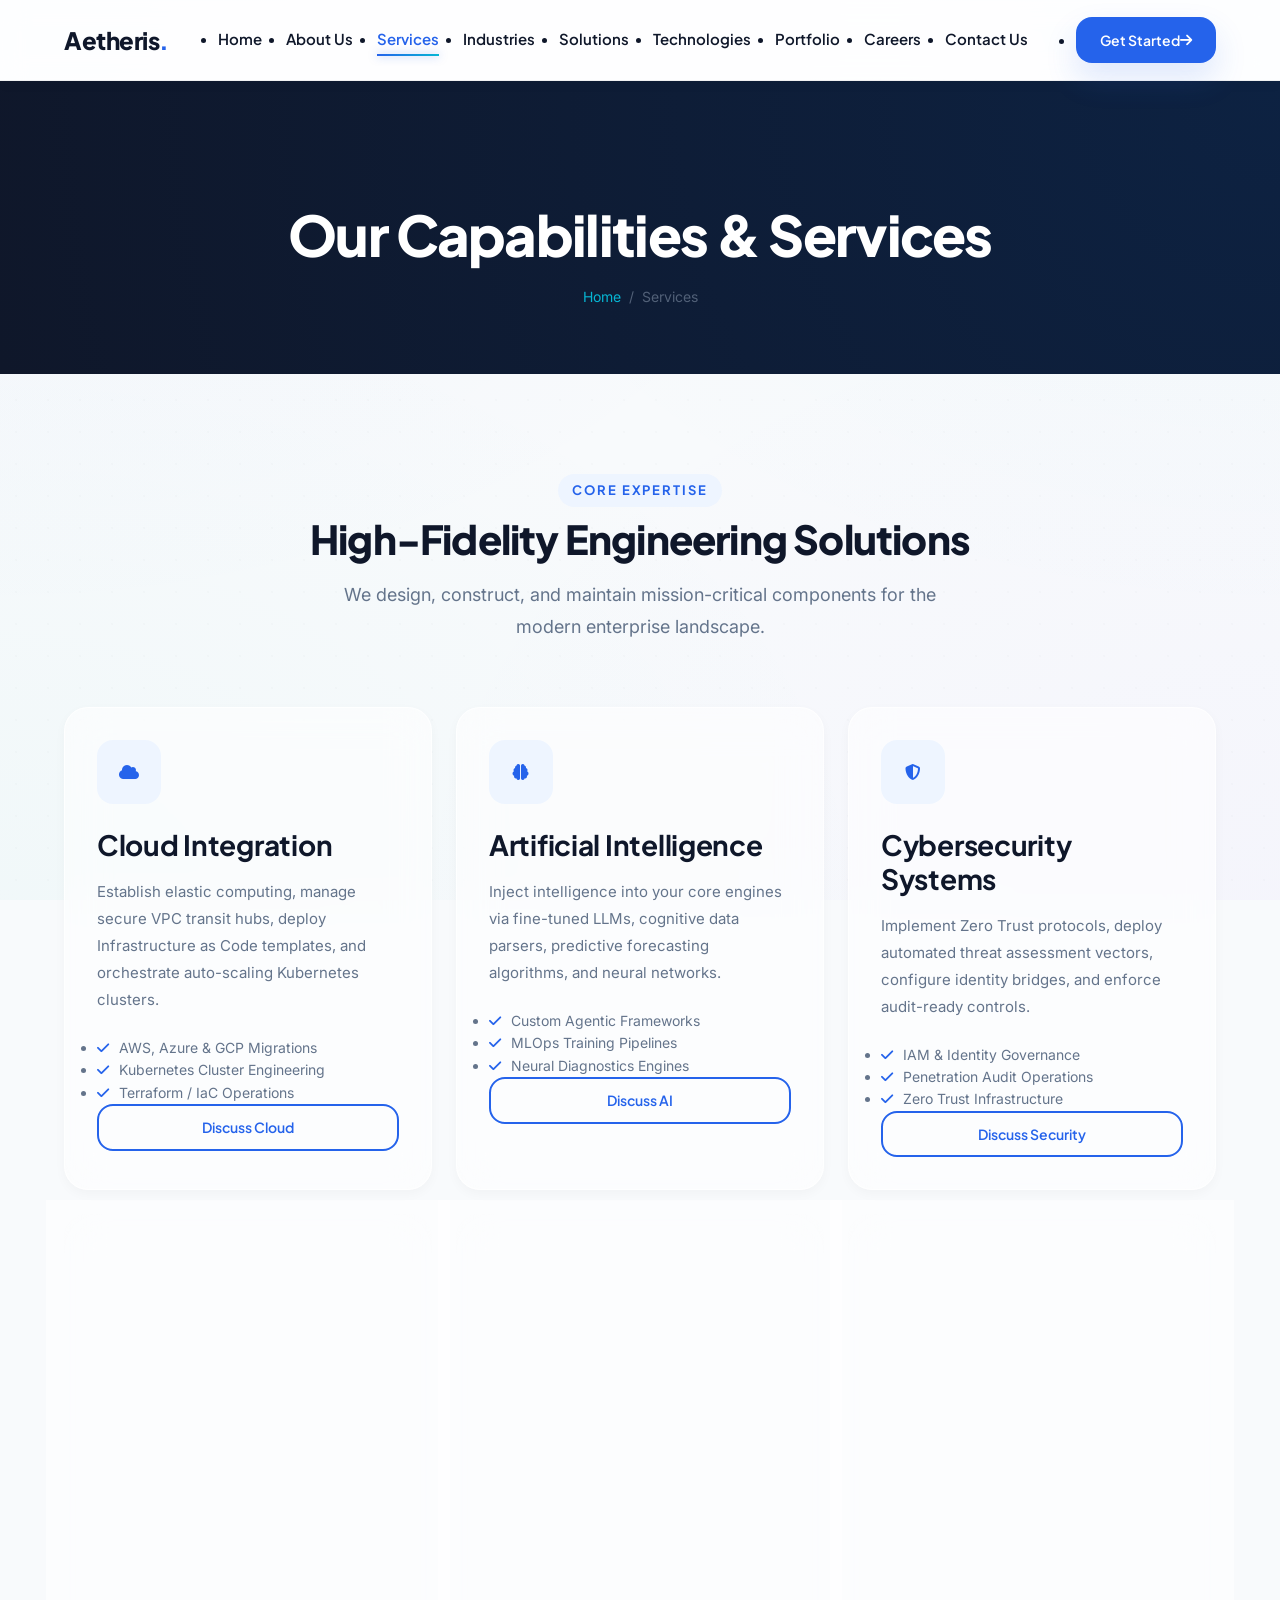
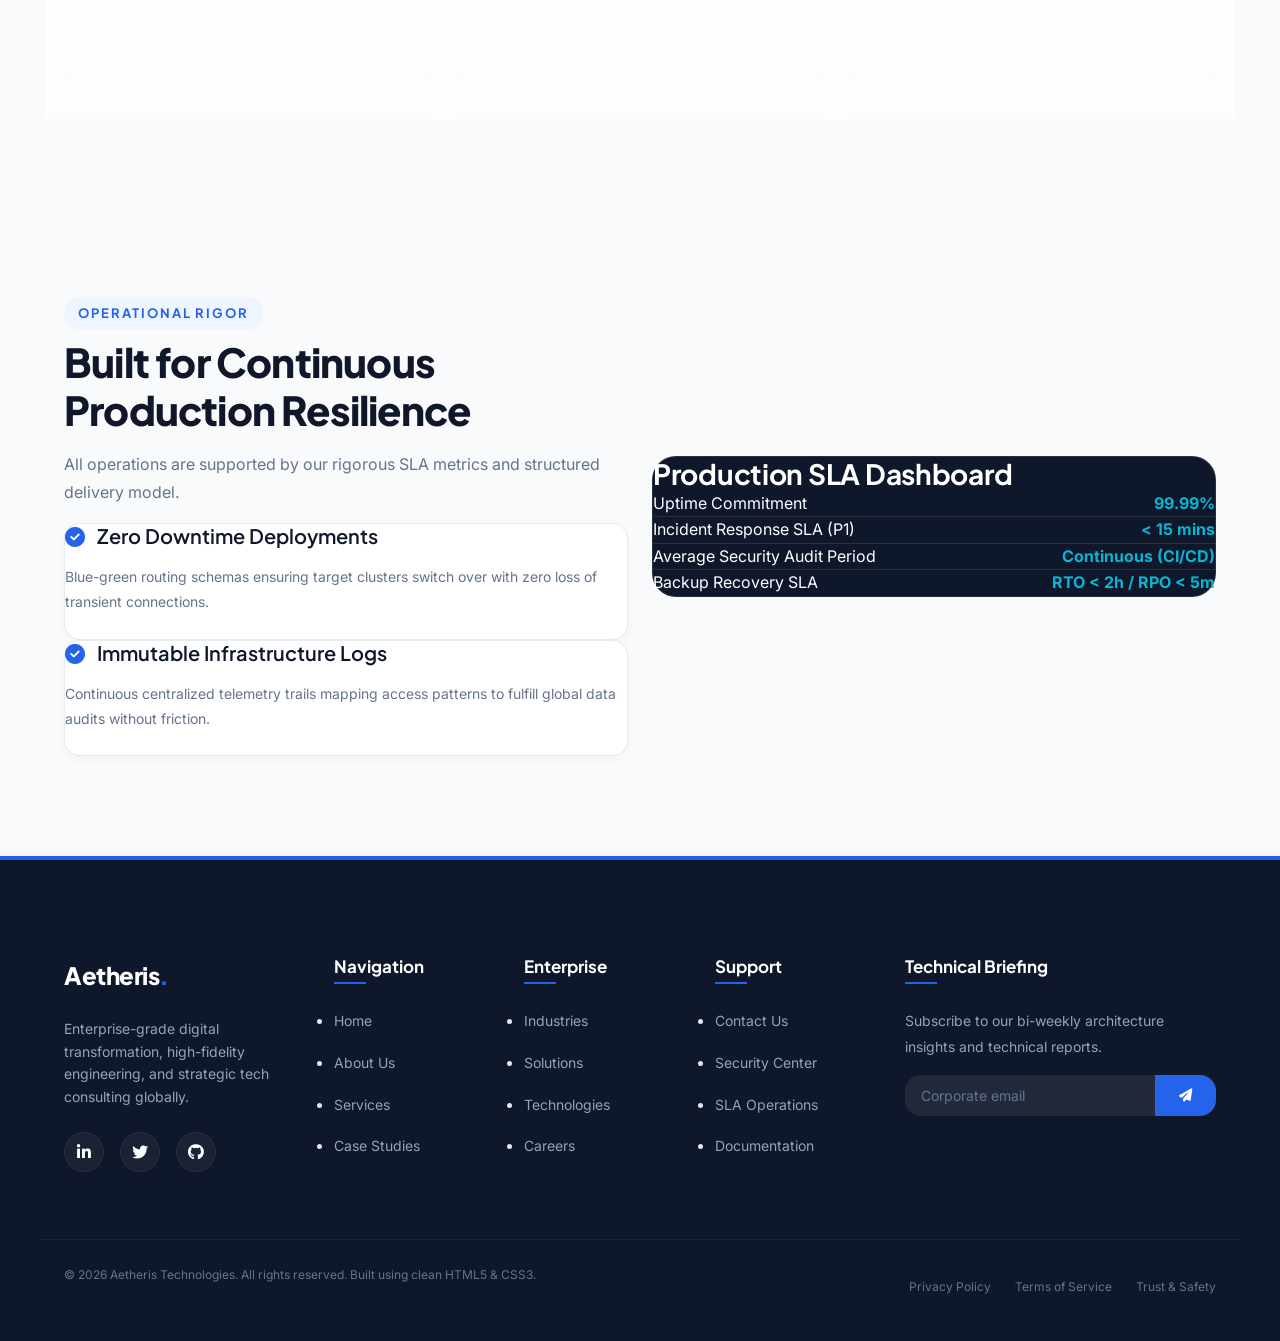
<file: services.html>
<!DOCTYPE html>
<html lang="en">
<head>
    <meta charset="UTF-8">
    <meta name="viewport" content="width=device-width, initial-scale=1.0">
    <title>Services | Aetheris Technologies</title>
    <meta name="description" content="Explore Aetheris Technologies' enterprise service capabilities: Cloud, AI/ML, Cybersecurity, Digital Consulting, and Managed Operations.">
    <!-- Font Awesome CDN -->
    <link rel="stylesheet" href="https://cdnjs.cloudflare.com/ajax/libs/font-awesome/6.4.0/css/all.min.css">
    <!-- Main Stylesheet -->
    <link rel="stylesheet" href="css/style.css">
</head>
<body>

    <!-- ========================================================================
       HEADER & NAVIGATION
       ======================================================================== -->
    <header class="site-header">
        <div class="container header-container">
            <a href="index.html" class="logo" id="header-logo">
                <div class="logo-icon"></div>
                Aetheris<span>.</span>
            </a>
            
            <input type="checkbox" id="mobile-menu-toggle" class="menu-toggle-input">
            <label for="mobile-menu-toggle" class="mobile-menu-btn" id="mobile-menu-btn">
                <span></span>
                <span></span>
                <span></span>
            </label>
            
            <nav class="main-nav" aria-label="Main Navigation">
                <ul class="nav-list">
                    <li><a href="index.html" class="nav-link">Home</a></li>
                    <li><a href="about.html" class="nav-link">About Us</a></li>
                    <li><a href="services.html" class="nav-link active">Services</a></li>
                    <li><a href="industries.html" class="nav-link">Industries</a></li>
                    <li><a href="solutions.html" class="nav-link">Solutions</a></li>
                    <li><a href="technologies.html" class="nav-link">Technologies</a></li>
                    <li><a href="portfolio.html" class="nav-link">Portfolio</a></li>
                    <li><a href="careers.html" class="nav-link">Careers</a></li>
                    <li><a href="contact.html" class="nav-link">Contact Us</a></li>
                    <li class="nav-cta"><a href="contact.html" class="btn btn-primary btn-sm">Get Started <i class="fa-solid fa-arrow-right btn-icon"></i></a></li>
                </ul>
            </nav>
        </div>
    </header>

    <!-- ========================================================================
       SUBPAGE HERO
       ======================================================================== -->
    <section class="subpage-hero" id="services-hero">
        <div class="container">
            <h1>Our Capabilities & Services</h1>
            <nav class="breadcrumbs" aria-label="Breadcrumb">
                <a href="index.html">Home</a>
                <span>/</span>
                <span>Services</span>
            </nav>
        </div>
    </section>

    <!-- ========================================================================
     COMPREHENSIVE SERVICES CATALOG
     ======================================================================== -->
    <section class="section" id="services-catalog">
        <div class="container">
            <div class="section-header">
                <span class="section-subtitle">Core Expertise</span>
                <h2 class="section-title">High-Fidelity Engineering Solutions</h2>
                <p class="section-description">We design, construct, and maintain mission-critical components for the modern enterprise landscape.</p>
            </div>
            
            <div class="grid grid-3">
                <!-- Service 1 -->
                <div class="card">
                    <div class="card-icon-wrapper flex-center">
                        <i class="fa-solid fa-cloud"></i>
                    </div>
                    <h3 class="card-title">Cloud Integration</h3>
                    <p class="card-text">Establish elastic computing, manage secure VPC transit hubs, deploy Infrastructure as Code templates, and orchestrate auto-scaling Kubernetes clusters.</p>
                    <ul style="margin-bottom: var(--spacing-md); display: flex; flex-direction: column; gap: var(--spacing-xs); font-size: 0.875rem; color: var(--text-muted);">
                        <li><i class="fa-solid fa-check primary-color" style="margin-right: 6px;"></i> AWS, Azure & GCP Migrations</li>
                        <li><i class="fa-solid fa-check primary-color" style="margin-right: 6px;"></i> Kubernetes Cluster Engineering</li>
                        <li><i class="fa-solid fa-check primary-color" style="margin-right: 6px;"></i> Terraform / IaC Operations</li>
                    </ul>
                    <a href="contact.html" class="btn btn-secondary btn-sm" style="width: 100%;">Discuss Cloud</a>
                </div>

                <!-- Service 2 -->
                <div class="card">
                    <div class="card-icon-wrapper flex-center">
                        <i class="fa-solid fa-brain"></i>
                    </div>
                    <h3 class="card-title">Artificial Intelligence</h3>
                    <p class="card-text">Inject intelligence into your core engines via fine-tuned LLMs, cognitive data parsers, predictive forecasting algorithms, and neural networks.</p>
                    <ul style="margin-bottom: var(--spacing-md); display: flex; flex-direction: column; gap: var(--spacing-xs); font-size: 0.875rem; color: var(--text-muted);">
                        <li><i class="fa-solid fa-check primary-color" style="margin-right: 6px;"></i> Custom Agentic Frameworks</li>
                        <li><i class="fa-solid fa-check primary-color" style="margin-right: 6px;"></i> MLOps Training Pipelines</li>
                        <li><i class="fa-solid fa-check primary-color" style="margin-right: 6px;"></i> Neural Diagnostics Engines</li>
                    </ul>
                    <a href="contact.html" class="btn btn-secondary btn-sm" style="width: 100%;">Discuss AI</a>
                </div>

                <!-- Service 3 -->
                <div class="card">
                    <div class="card-icon-wrapper flex-center">
                        <i class="fa-solid fa-shield-halved"></i>
                    </div>
                    <h3 class="card-title">Cybersecurity Systems</h3>
                    <p class="card-text">Implement Zero Trust protocols, deploy automated threat assessment vectors, configure identity bridges, and enforce audit-ready controls.</p>
                    <ul style="margin-bottom: var(--spacing-md); display: flex; flex-direction: column; gap: var(--spacing-xs); font-size: 0.875rem; color: var(--text-muted);">
                        <li><i class="fa-solid fa-check primary-color" style="margin-right: 6px;"></i> IAM & Identity Governance</li>
                        <li><i class="fa-solid fa-check primary-color" style="margin-right: 6px;"></i> Penetration Audit Operations</li>
                        <li><i class="fa-solid fa-check primary-color" style="margin-right: 6px;"></i> Zero Trust Infrastructure</li>
                    </ul>
                    <a href="contact.html" class="btn btn-secondary btn-sm" style="width: 100%;">Discuss Security</a>
                </div>

                <!-- Service 4 -->
                <div class="card">
                    <div class="card-icon-wrapper flex-center">
                        <i class="fa-solid fa-laptop-code"></i>
                    </div>
                    <h3 class="card-title">Custom Application Dev</h3>
                    <p class="card-text">Clean-architecture application frameworks utilizing strict type constraints, clean microservice bounds, and high-coverage automated test grids.</p>
                    <ul style="margin-bottom: var(--spacing-md); display: flex; flex-direction: column; gap: var(--spacing-xs); font-size: 0.875rem; color: var(--text-muted);">
                        <li><i class="fa-solid fa-check primary-color" style="margin-right: 6px;"></i> Clean Microservices (Go, Java)</li>
                        <li><i class="fa-solid fa-check primary-color" style="margin-right: 6px;"></i> Event-Driven Architecture</li>
                        <li><i class="fa-solid fa-check primary-color" style="margin-right: 6px;"></i> Enterprise API Ecosystems</li>
                    </ul>
                    <a href="contact.html" class="btn btn-secondary btn-sm" style="width: 100%;">Discuss App Dev</a>
                </div>

                <!-- Service 5 -->
                <div class="card">
                    <div class="card-icon-wrapper flex-center">
                        <i class="fa-solid fa-circle-nodes"></i>
                    </div>
                    <h3 class="card-title">IoT & Telemetry</h3>
                    <p class="card-text">Establish edge processing models, real-time message streams, hardware telemetry protocols, and automated diagnostic warning systems.</p>
                    <ul style="margin-bottom: var(--spacing-md); display: flex; flex-direction: column; gap: var(--spacing-xs); font-size: 0.875rem; color: var(--text-muted);">
                        <li><i class="fa-solid fa-check primary-color" style="margin-right: 6px;"></i> Edge Node Integration</li>
                        <li><i class="fa-solid fa-check primary-color" style="margin-right: 6px;"></i> Telemetry Stream Parsing</li>
                        <li><i class="fa-solid fa-check primary-color" style="margin-right: 6px;"></i> Predictive Diagnostics</li>
                    </ul>
                    <a href="contact.html" class="btn btn-secondary btn-sm" style="width: 100%;">Discuss IoT</a>
                </div>

                <!-- Service 6 -->
                <div class="card">
                    <div class="card-icon-wrapper flex-center">
                        <i class="fa-solid fa-network-wired"></i>
                    </div>
                    <h3 class="card-title">Digital Consulting</h3>
                    <p class="card-text">Technical debt reduction planning, decoupling analysis, capability maturity assessments, and target state blueprinting.</p>
                    <ul style="margin-bottom: var(--spacing-md); display: flex; flex-direction: column; gap: var(--spacing-xs); font-size: 0.875rem; color: var(--text-muted);">
                        <li><i class="fa-solid fa-check primary-color" style="margin-right: 6px;"></i> Technical Debt Modernization</li>
                        <li><i class="fa-solid fa-check primary-color" style="margin-right: 6px;"></i> Architecture Maturity Audits</li>
                        <li><i class="fa-solid fa-check primary-color" style="margin-right: 6px;"></i> Tech Roadmap Formulation</li>
                    </ul>
                    <a href="contact.html" class="btn btn-secondary btn-sm" style="width: 100%;">Discuss Consulting</a>
                </div>
            </div>
        </div>
    </section>

    <!-- ========================================================================
     CSS-ONLY FEATURE HIGHLIGHTS
     ======================================================================== -->
    <section class="section section-bg-light" id="services-features">
        <div class="container grid grid-2" style="align-items: center;">
            <div>
                <span class="section-subtitle">Operational Rigor</span>
                <h2 class="section-title">Built for Continuous Production Resilience</h2>
                <p class="text-muted spacer-sm">All operations are supported by our rigorous SLA metrics and structured delivery model.</p>
                <div style="display: flex; flex-direction: column; gap: var(--spacing-md); margin-top: var(--spacing-md);">
                    <div style="background-color: var(--white); padding: var(--spacing-md); border-radius: var(--border-radius-md); box-shadow: var(--shadow-sm); border: 1px solid var(--border-color);">
                        <h4><i class="fa-solid fa-circle-check primary-color" style="margin-right: 8px;"></i> Zero Downtime Deployments</h4>
                        <p class="text-muted" style="font-size: 0.875rem; margin-top: 4px;">Blue-green routing schemas ensuring target clusters switch over with zero loss of transient connections.</p>
                    </div>
                    <div style="background-color: var(--white); padding: var(--spacing-md); border-radius: var(--border-radius-md); box-shadow: var(--shadow-sm); border: 1px solid var(--border-color);">
                        <h4><i class="fa-solid fa-circle-check primary-color" style="margin-right: 8px;"></i> Immutable Infrastructure Logs</h4>
                        <p class="text-muted" style="font-size: 0.875rem; margin-top: 4px;">Continuous centralized telemetry trails mapping access patterns to fulfill global data audits without friction.</p>
                    </div>
                </div>
            </div>
            
            <div class="flex-center" style="min-height: 350px;">
                <div style="background-color: var(--primary-deep); padding: var(--spacing-lg); border-radius: var(--border-radius-lg); color: var(--white); border: 1px solid rgba(255,255,255,0.1); width: 100%;">
                    <h3 style="color: var(--white); margin-bottom: var(--spacing-md);">Production SLA Dashboard</h3>
                    <div style="display: flex; justify-content: space-between; border-bottom: 1px solid rgba(255,255,255,0.1); padding-bottom: var(--spacing-sm); margin-bottom: var(--spacing-sm);">
                        <span>Uptime Commitment</span>
                        <span style="color: var(--accent-cyan); font-weight: 700;">99.99%</span>
                    </div>
                    <div style="display: flex; justify-content: space-between; border-bottom: 1px solid rgba(255,255,255,0.1); padding-bottom: var(--spacing-sm); margin-bottom: var(--spacing-sm);">
                        <span>Incident Response SLA (P1)</span>
                        <span style="color: var(--accent-cyan); font-weight: 700;">&lt; 15 mins</span>
                    </div>
                    <div style="display: flex; justify-content: space-between; border-bottom: 1px solid rgba(255,255,255,0.1); padding-bottom: var(--spacing-sm); margin-bottom: var(--spacing-sm);">
                        <span>Average Security Audit Period</span>
                        <span style="color: var(--accent-cyan); font-weight: 700;">Continuous (CI/CD)</span>
                    </div>
                    <div style="display: flex; justify-content: space-between; padding-bottom: var(--spacing-sm);">
                        <span>Backup Recovery SLA</span>
                        <span style="color: var(--accent-cyan); font-weight: 700;">RTO &lt; 2h / RPO &lt; 5m</span>
                    </div>
                </div>
            </div>
        </div>
    </section>

    <!-- ========================================================================
       FOOTER
       ======================================================================== -->
    <footer class="site-footer">
        <div class="container footer-grid">
            <div class="footer-about">
                <a href="index.html" class="logo" id="footer-logo">
                    <div class="logo-icon"></div>
                    Aetheris<span>.</span>
                </a>
                <p>Enterprise-grade digital transformation, high-fidelity engineering, and strategic tech consulting globally.</p>
                <div class="social-links">
                    <a href="#" class="social-link flex-center" aria-label="LinkedIn"><i class="fa-brands fa-linkedin-in"></i></a>
                    <a href="#" class="social-link flex-center" aria-label="Twitter"><i class="fa-brands fa-twitter"></i></a>
                    <a href="#" class="social-link flex-center" aria-label="GitHub"><i class="fa-brands fa-github"></i></a>
                </div>
            </div>
            
            <div>
                <h4 class="footer-title">Navigation</h4>
                <ul class="footer-links">
                    <li><a href="index.html">Home</a></li>
                    <li><a href="about.html">About Us</a></li>
                    <li><a href="services.html">Services</a></li>
                    <li><a href="portfolio.html">Case Studies</a></li>
                </ul>
            </div>

            <div>
                <h4 class="footer-title">Enterprise</h4>
                <ul class="footer-links">
                    <li><a href="industries.html">Industries</a></li>
                    <li><a href="solutions.html">Solutions</a></li>
                    <li><a href="technologies.html">Technologies</a></li>
                    <li><a href="careers.html">Careers</a></li>
                </ul>
            </div>

            <div>
                <h4 class="footer-title">Support</h4>
                <ul class="footer-links">
                    <li><a href="contact.html">Contact Us</a></li>
                    <li><a href="#">Security Center</a></li>
                    <li><a href="#">SLA Operations</a></li>
                    <li><a href="#">Documentation</a></li>
                </ul>
            </div>

            <div class="footer-newsletter">
                <h4 class="footer-title">Technical Briefing</h4>
                <p>Subscribe to our bi-weekly architecture insights and technical reports.</p>
                <form class="newsletter-form" action="#" method="POST">
                    <input type="email" placeholder="Corporate email" aria-label="Corporate email" required>
                    <button type="submit" aria-label="Subscribe"><i class="fa-solid fa-paper-plane"></i></button>
                </form>
            </div>
        </div>
        
        <div class="container footer-bottom">
            <p>&copy; 2026 Aetheris Technologies. All rights reserved. Built using clean HTML5 & CSS3.</p>
            <div class="footer-bottom-links">
                <a href="#">Privacy Policy</a>
                <a href="#">Terms of Service</a>
                <a href="#">Trust & Safety</a>
            </div>
        </div>
    </footer>

</body>
</html>
</file>
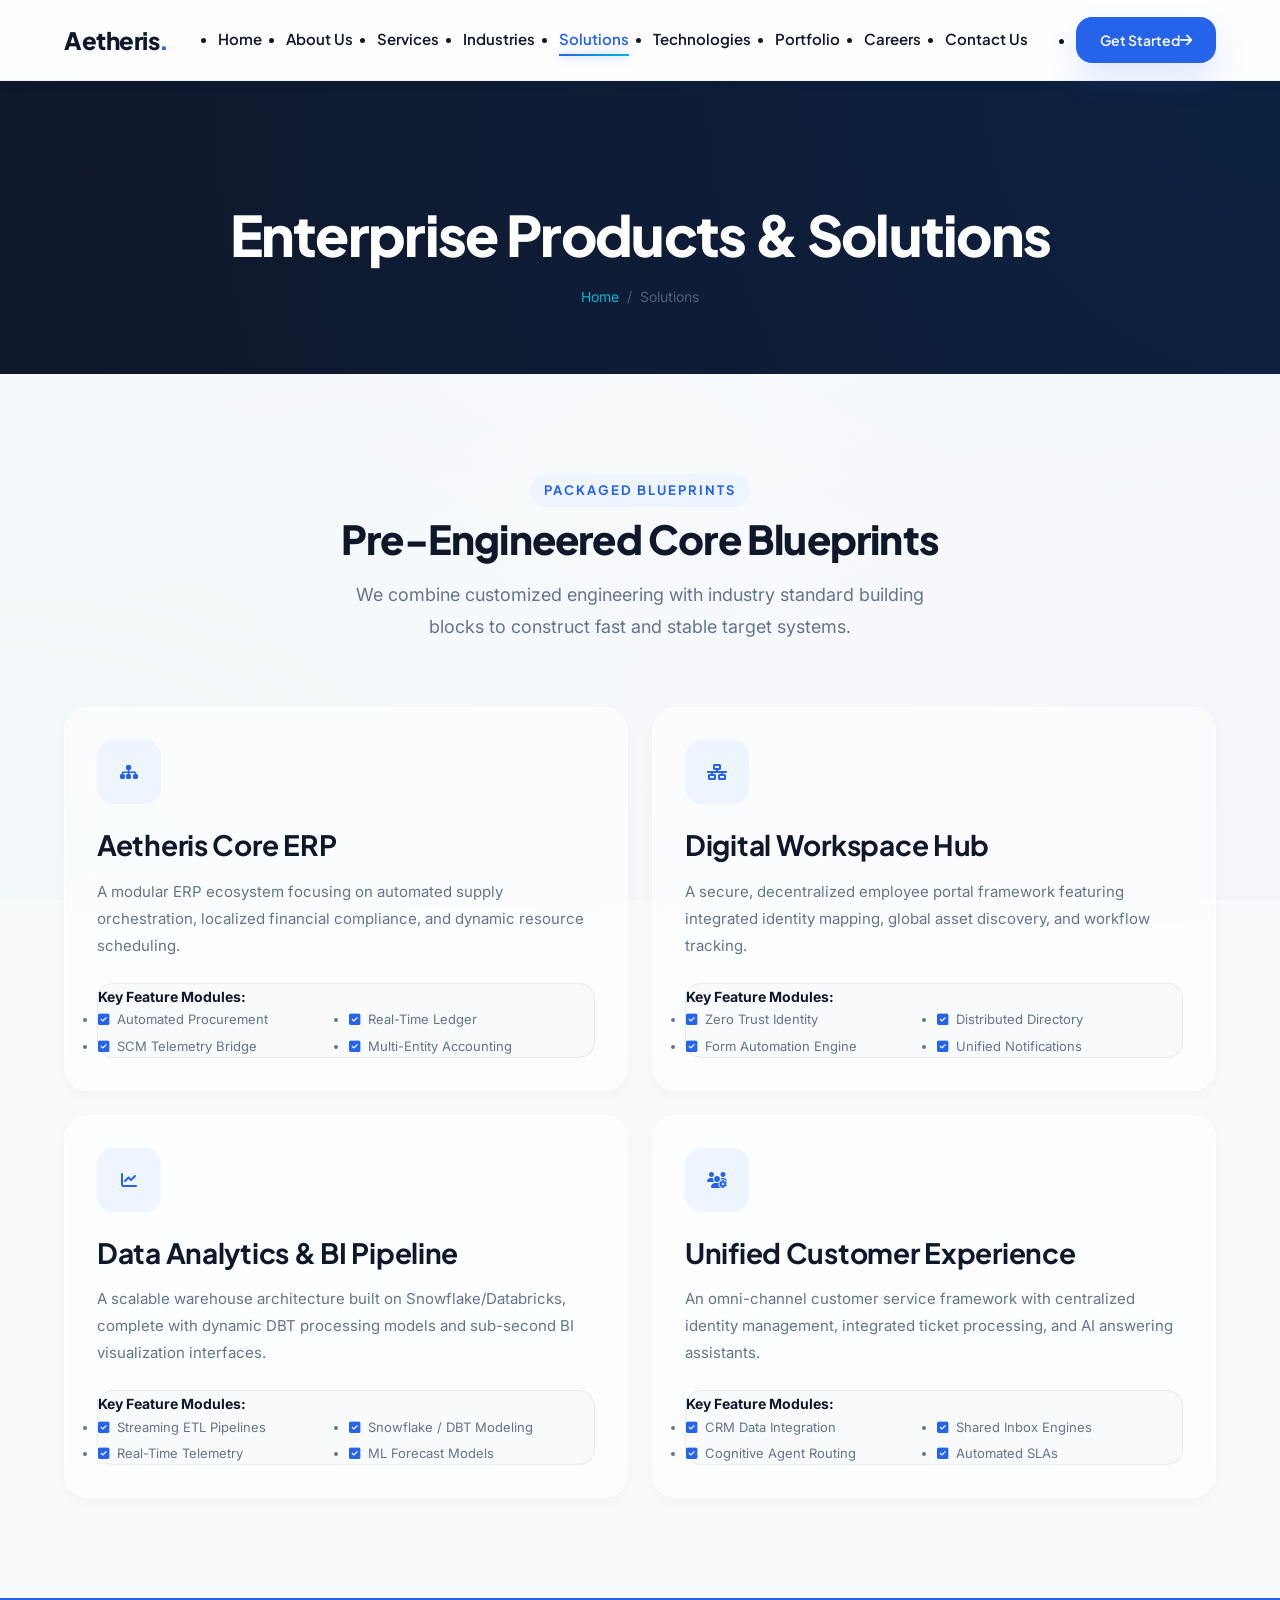
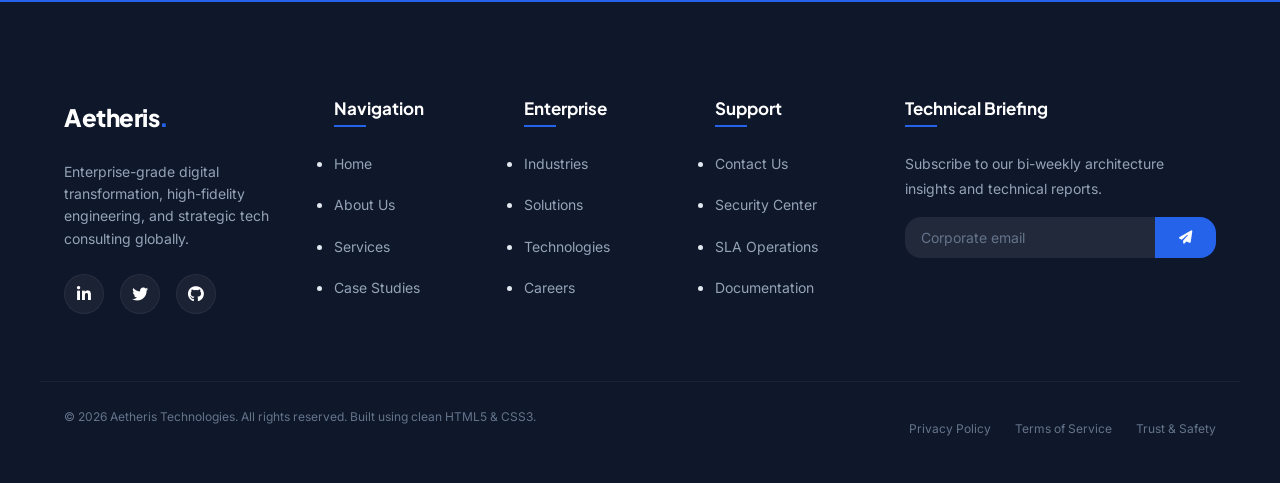
<file: solutions.html>
<!DOCTYPE html>
<html lang="en">
<head>
    <meta charset="UTF-8">
    <meta name="viewport" content="width=device-width, initial-scale=1.0">
    <title>Solutions | Aetheris Technologies</title>
    <meta name="description" content="Explore Aetheris Technologies' enterprise solutions: Digital Workplace, ERP, Analytics & BI, and Customer Experience Platforms.">
    <!-- Font Awesome CDN -->
    <link rel="stylesheet" href="https://cdnjs.cloudflare.com/ajax/libs/font-awesome/6.4.0/css/all.min.css">
    <!-- Main Stylesheet -->
    <link rel="stylesheet" href="css/style.css">
</head>
<body>

    <!-- ========================================================================
       HEADER & NAVIGATION
       ======================================================================== -->
    <header class="site-header">
        <div class="container header-container">
            <a href="index.html" class="logo" id="header-logo">
                <div class="logo-icon"></div>
                Aetheris<span>.</span>
            </a>
            
            <input type="checkbox" id="mobile-menu-toggle" class="menu-toggle-input">
            <label for="mobile-menu-toggle" class="mobile-menu-btn" id="mobile-menu-btn">
                <span></span>
                <span></span>
                <span></span>
            </label>
            
            <nav class="main-nav" aria-label="Main Navigation">
                <ul class="nav-list">
                    <li><a href="index.html" class="nav-link">Home</a></li>
                    <li><a href="about.html" class="nav-link">About Us</a></li>
                    <li><a href="services.html" class="nav-link">Services</a></li>
                    <li><a href="industries.html" class="nav-link">Industries</a></li>
                    <li><a href="solutions.html" class="nav-link active">Solutions</a></li>
                    <li><a href="technologies.html" class="nav-link">Technologies</a></li>
                    <li><a href="portfolio.html" class="nav-link">Portfolio</a></li>
                    <li><a href="careers.html" class="nav-link">Careers</a></li>
                    <li><a href="contact.html" class="nav-link">Contact Us</a></li>
                    <li class="nav-cta"><a href="contact.html" class="btn btn-primary btn-sm">Get Started <i class="fa-solid fa-arrow-right btn-icon"></i></a></li>
                </ul>
            </nav>
        </div>
    </header>

    <!-- ========================================================================
       SUBPAGE HERO
       ======================================================================== -->
    <section class="subpage-hero" id="solutions-hero">
        <div class="container">
            <h1>Enterprise Products & Solutions</h1>
            <nav class="breadcrumbs" aria-label="Breadcrumb">
                <a href="index.html">Home</a>
                <span>/</span>
                <span>Solutions</span>
            </nav>
        </div>
    </section>

    <!-- ========================================================================
     ENTERPRISE SOLUTIONS LIST
     ======================================================================== -->
    <section class="section" id="solutions-catalog">
        <div class="container">
            <div class="section-header">
                <span class="section-subtitle">Packaged Blueprints</span>
                <h2 class="section-title">Pre-Engineered Core Blueprints</h2>
                <p class="section-description">We combine customized engineering with industry standard building blocks to construct fast and stable target systems.</p>
            </div>
            
            <div class="grid grid-2">
                <!-- Solution 1: ERP -->
                <div class="card">
                    <div class="card-icon-wrapper flex-center">
                        <i class="fa-solid fa-sitemap"></i>
                    </div>
                    <h3 class="card-title">Aetheris Core ERP</h3>
                    <p class="card-text">A modular ERP ecosystem focusing on automated supply orchestration, localized financial compliance, and dynamic resource scheduling.</p>
                    <div style="background-color: var(--accent-light); padding: var(--spacing-sm); border-radius: var(--border-radius-md); margin-top: var(--spacing-md); border: 1px solid var(--border-color);">
                        <p style="font-size: 0.875rem; font-weight: 700; color: var(--primary-deep); margin-bottom: var(--spacing-xs);">Key Feature Modules:</p>
                        <ul style="display: grid; grid-template-columns: repeat(2, 1fr); gap: 6px; font-size: 0.8125rem; color: var(--text-muted);">
                            <li><i class="fa-solid fa-square-check primary-color" style="margin-right: 4px;"></i> Automated Procurement</li>
                            <li><i class="fa-solid fa-square-check primary-color" style="margin-right: 4px;"></i> Real-Time Ledger</li>
                            <li><i class="fa-solid fa-square-check primary-color" style="margin-right: 4px;"></i> SCM Telemetry Bridge</li>
                            <li><i class="fa-solid fa-square-check primary-color" style="margin-right: 4px;"></i> Multi-Entity Accounting</li>
                        </ul>
                    </div>
                </div>

                <!-- Solution 2: Digital Workplace -->
                <div class="card">
                    <div class="card-icon-wrapper flex-center">
                        <i class="fa-solid fa-network-wired"></i>
                    </div>
                    <h3 class="card-title">Digital Workspace Hub</h3>
                    <p class="card-text">A secure, decentralized employee portal framework featuring integrated identity mapping, global asset discovery, and workflow tracking.</p>
                    <div style="background-color: var(--accent-light); padding: var(--spacing-sm); border-radius: var(--border-radius-md); margin-top: var(--spacing-md); border: 1px solid var(--border-color);">
                        <p style="font-size: 0.875rem; font-weight: 700; color: var(--primary-deep); margin-bottom: var(--spacing-xs);">Key Feature Modules:</p>
                        <ul style="display: grid; grid-template-columns: repeat(2, 1fr); gap: 6px; font-size: 0.8125rem; color: var(--text-muted);">
                            <li><i class="fa-solid fa-square-check primary-color" style="margin-right: 4px;"></i> Zero Trust Identity</li>
                            <li><i class="fa-solid fa-square-check primary-color" style="margin-right: 4px;"></i> Distributed Directory</li>
                            <li><i class="fa-solid fa-square-check primary-color" style="margin-right: 4px;"></i> Form Automation Engine</li>
                            <li><i class="fa-solid fa-square-check primary-color" style="margin-right: 4px;"></i> Unified Notifications</li>
                        </ul>
                    </div>
                </div>

                <!-- Solution 3: Data Analytics & BI -->
                <div class="card">
                    <div class="card-icon-wrapper flex-center">
                        <i class="fa-solid fa-chart-line"></i>
                    </div>
                    <h3 class="card-title">Data Analytics & BI Pipeline</h3>
                    <p class="card-text">A scalable warehouse architecture built on Snowflake/Databricks, complete with dynamic DBT processing models and sub-second BI visualization interfaces.</p>
                    <div style="background-color: var(--accent-light); padding: var(--spacing-sm); border-radius: var(--border-radius-md); margin-top: var(--spacing-md); border: 1px solid var(--border-color);">
                        <p style="font-size: 0.875rem; font-weight: 700; color: var(--primary-deep); margin-bottom: var(--spacing-xs);">Key Feature Modules:</p>
                        <ul style="display: grid; grid-template-columns: repeat(2, 1fr); gap: 6px; font-size: 0.8125rem; color: var(--text-muted);">
                            <li><i class="fa-solid fa-square-check primary-color" style="margin-right: 4px;"></i> Streaming ETL Pipelines</li>
                            <li><i class="fa-solid fa-square-check primary-color" style="margin-right: 4px;"></i> Snowflake / DBT Modeling</li>
                            <li><i class="fa-solid fa-square-check primary-color" style="margin-right: 4px;"></i> Real-Time Telemetry</li>
                            <li><i class="fa-solid fa-square-check primary-color" style="margin-right: 4px;"></i> ML Forecast Models</li>
                        </ul>
                    </div>
                </div>

                <!-- Solution 4: Customer Experience Platform -->
                <div class="card">
                    <div class="card-icon-wrapper flex-center">
                        <i class="fa-solid fa-users-gear"></i>
                    </div>
                    <h3 class="card-title">Unified Customer Experience</h3>
                    <p class="card-text">An omni-channel customer service framework with centralized identity management, integrated ticket processing, and AI answering assistants.</p>
                    <div style="background-color: var(--accent-light); padding: var(--spacing-sm); border-radius: var(--border-radius-md); margin-top: var(--spacing-md); border: 1px solid var(--border-color);">
                        <p style="font-size: 0.875rem; font-weight: 700; color: var(--primary-deep); margin-bottom: var(--spacing-xs);">Key Feature Modules:</p>
                        <ul style="display: grid; grid-template-columns: repeat(2, 1fr); gap: 6px; font-size: 0.8125rem; color: var(--text-muted);">
                            <li><i class="fa-solid fa-square-check primary-color" style="margin-right: 4px;"></i> CRM Data Integration</li>
                            <li><i class="fa-solid fa-square-check primary-color" style="margin-right: 4px;"></i> Shared Inbox Engines</li>
                            <li><i class="fa-solid fa-square-check primary-color" style="margin-right: 4px;"></i> Cognitive Agent Routing</li>
                            <li><i class="fa-solid fa-square-check primary-color" style="margin-right: 4px;"></i> Automated SLAs</li>
                        </ul>
                    </div>
                </div>
            </div>
        </div>
    </section>

    <!-- ========================================================================
       FOOTER
       ======================================================================== -->
    <footer class="site-footer">
        <div class="container footer-grid">
            <div class="footer-about">
                <a href="index.html" class="logo" id="footer-logo">
                    <div class="logo-icon"></div>
                    Aetheris<span>.</span>
                </a>
                <p>Enterprise-grade digital transformation, high-fidelity engineering, and strategic tech consulting globally.</p>
                <div class="social-links">
                    <a href="#" class="social-link flex-center" aria-label="LinkedIn"><i class="fa-brands fa-linkedin-in"></i></a>
                    <a href="#" class="social-link flex-center" aria-label="Twitter"><i class="fa-brands fa-twitter"></i></a>
                    <a href="#" class="social-link flex-center" aria-label="GitHub"><i class="fa-brands fa-github"></i></a>
                </div>
            </div>
            
            <div>
                <h4 class="footer-title">Navigation</h4>
                <ul class="footer-links">
                    <li><a href="index.html">Home</a></li>
                    <li><a href="about.html">About Us</a></li>
                    <li><a href="services.html">Services</a></li>
                    <li><a href="portfolio.html">Case Studies</a></li>
                </ul>
            </div>

            <div>
                <h4 class="footer-title">Enterprise</h4>
                <ul class="footer-links">
                    <li><a href="industries.html">Industries</a></li>
                    <li><a href="solutions.html">Solutions</a></li>
                    <li><a href="technologies.html">Technologies</a></li>
                    <li><a href="careers.html">Careers</a></li>
                </ul>
            </div>

            <div>
                <h4 class="footer-title">Support</h4>
                <ul class="footer-links">
                    <li><a href="contact.html">Contact Us</a></li>
                    <li><a href="#">Security Center</a></li>
                    <li><a href="#">SLA Operations</a></li>
                    <li><a href="#">Documentation</a></li>
                </ul>
            </div>

            <div class="footer-newsletter">
                <h4 class="footer-title">Technical Briefing</h4>
                <p>Subscribe to our bi-weekly architecture insights and technical reports.</p>
                <form class="newsletter-form" action="#" method="POST">
                    <input type="email" placeholder="Corporate email" aria-label="Corporate email" required>
                    <button type="submit" aria-label="Subscribe"><i class="fa-solid fa-paper-plane"></i></button>
                </form>
            </div>
        </div>
        
        <div class="container footer-bottom">
            <p>&copy; 2026 Aetheris Technologies. All rights reserved. Built using clean HTML5 & CSS3.</p>
            <div class="footer-bottom-links">
                <a href="#">Privacy Policy</a>
                <a href="#">Terms of Service</a>
                <a href="#">Trust & Safety</a>
            </div>
        </div>
    </footer>

</body>
</html>
</file>
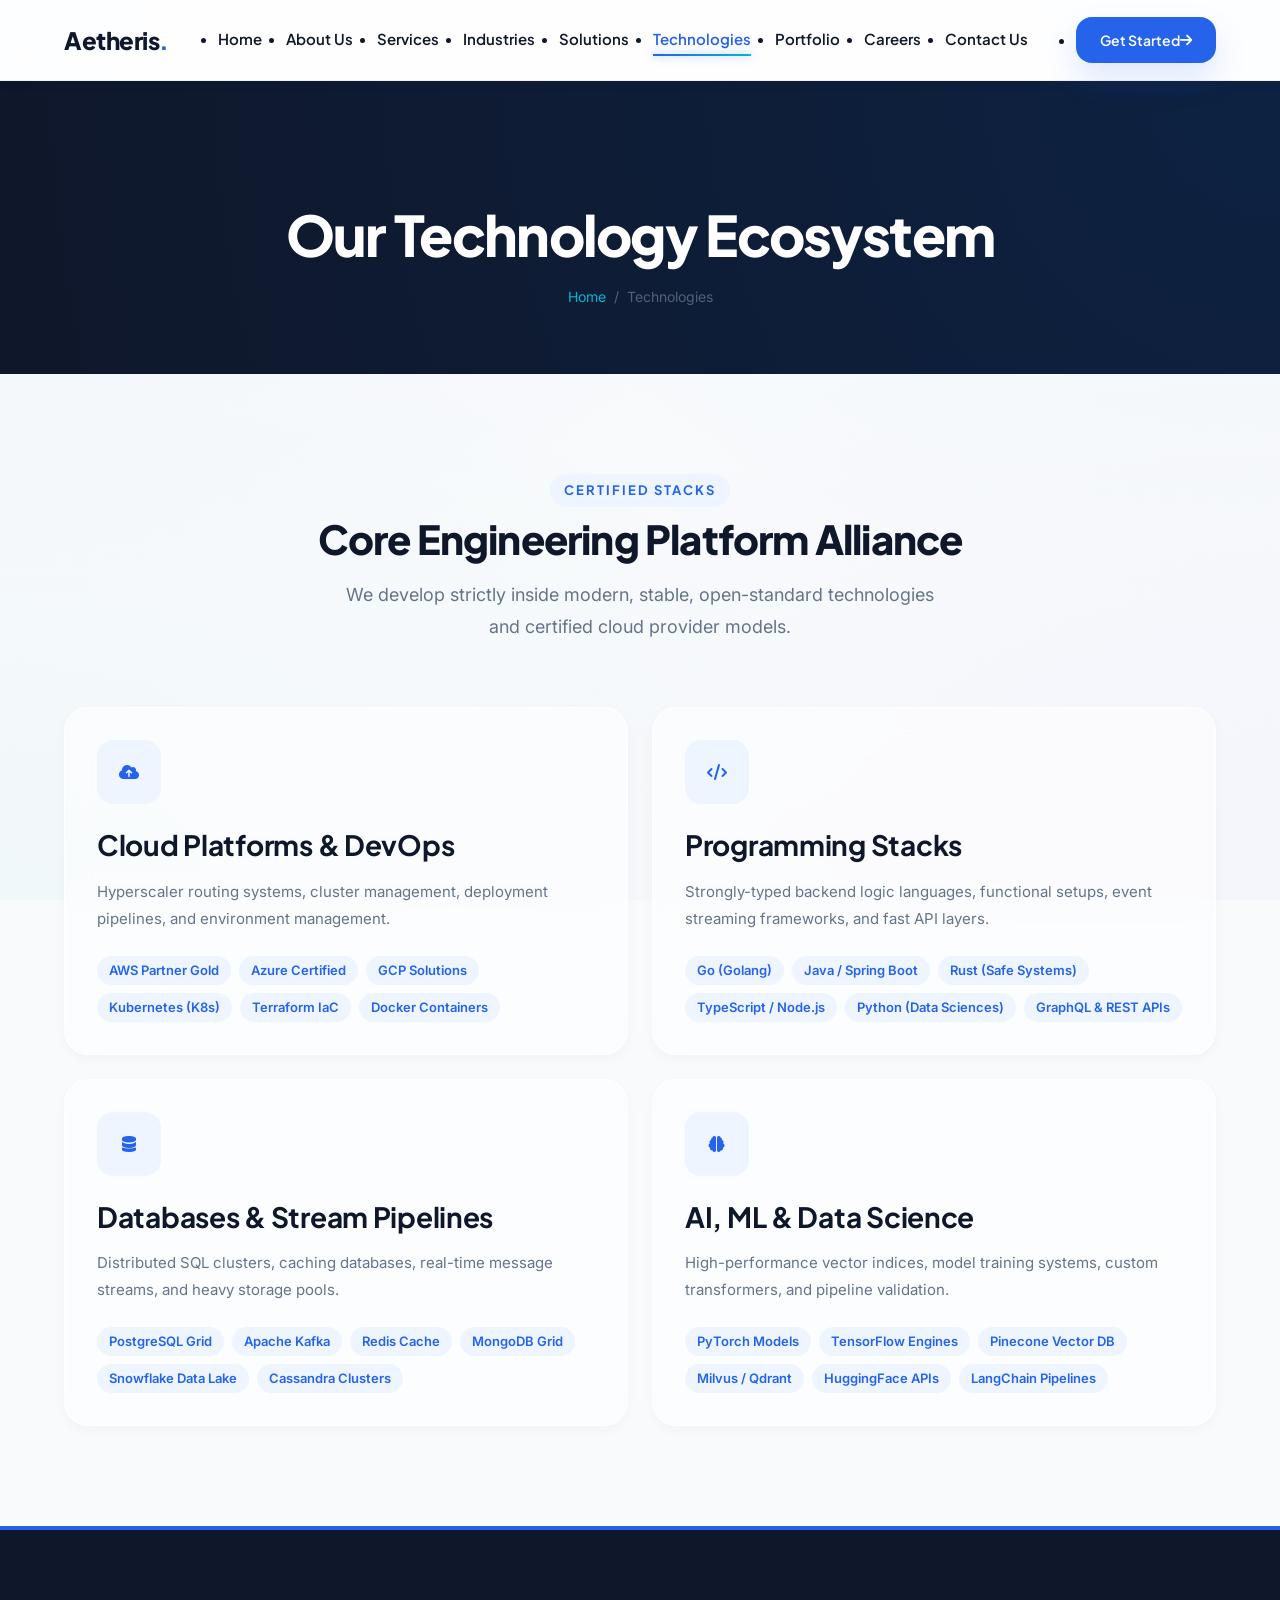
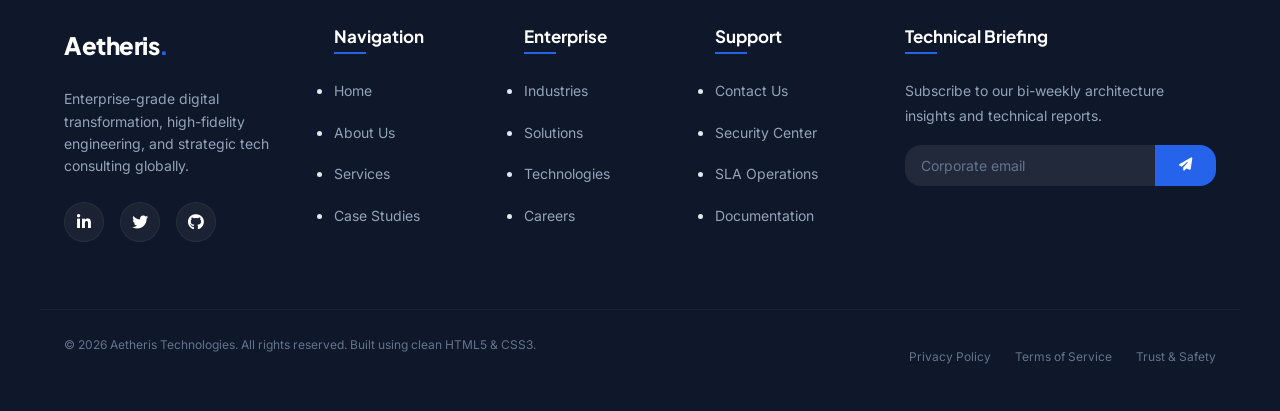
<file: technologies.html>
<!DOCTYPE html>
<html lang="en">
<head>
    <meta charset="UTF-8">
    <meta name="viewport" content="width=device-width, initial-scale=1.0">
    <title>Technologies | Aetheris Technologies</title>
    <meta name="description" content="Explore Aetheris Technologies' certified engineering stacks: Cloud, DevOps, Programming languages, and AI databases.">
    <!-- Font Awesome CDN -->
    <link rel="stylesheet" href="https://cdnjs.cloudflare.com/ajax/libs/font-awesome/6.4.0/css/all.min.css">
    <!-- Main Stylesheet -->
    <link rel="stylesheet" href="css/style.css">
</head>
<body>

    <!-- ========================================================================
       HEADER & NAVIGATION
       ======================================================================== -->
    <header class="site-header">
        <div class="container header-container">
            <a href="index.html" class="logo" id="header-logo">
                <div class="logo-icon"></div>
                Aetheris<span>.</span>
            </a>
            
            <input type="checkbox" id="mobile-menu-toggle" class="menu-toggle-input">
            <label for="mobile-menu-toggle" class="mobile-menu-btn" id="mobile-menu-btn">
                <span></span>
                <span></span>
                <span></span>
            </label>
            
            <nav class="main-nav" aria-label="Main Navigation">
                <ul class="nav-list">
                    <li><a href="index.html" class="nav-link">Home</a></li>
                    <li><a href="about.html" class="nav-link">About Us</a></li>
                    <li><a href="services.html" class="nav-link">Services</a></li>
                    <li><a href="industries.html" class="nav-link">Industries</a></li>
                    <li><a href="solutions.html" class="nav-link">Solutions</a></li>
                    <li><a href="technologies.html" class="nav-link active">Technologies</a></li>
                    <li><a href="portfolio.html" class="nav-link">Portfolio</a></li>
                    <li><a href="careers.html" class="nav-link">Careers</a></li>
                    <li><a href="contact.html" class="nav-link">Contact Us</a></li>
                    <li class="nav-cta"><a href="contact.html" class="btn btn-primary btn-sm">Get Started <i class="fa-solid fa-arrow-right btn-icon"></i></a></li>
                </ul>
            </nav>
        </div>
    </header>

    <!-- ========================================================================
       SUBPAGE HERO
       ======================================================================== -->
    <section class="subpage-hero" id="technologies-hero">
        <div class="container">
            <h1>Our Technology Ecosystem</h1>
            <nav class="breadcrumbs" aria-label="Breadcrumb">
                <a href="index.html">Home</a>
                <span>/</span>
                <span>Technologies</span>
            </nav>
        </div>
    </section>

    <!-- ========================================================================
     TECHNOLOGY SEGMENTS
     ======================================================================== -->
    <section class="section" id="technologies-catalog">
        <div class="container">
            <div class="section-header">
                <span class="section-subtitle">Certified Stacks</span>
                <h2 class="section-title">Core Engineering Platform Alliance</h2>
                <p class="section-description">We develop strictly inside modern, stable, open-standard technologies and certified cloud provider models.</p>
            </div>
            
            <div class="grid grid-2">
                <!-- Group 1: Cloud & DevOps -->
                <div class="card">
                    <div class="card-icon-wrapper flex-center">
                        <i class="fa-solid fa-cloud-arrow-up"></i>
                    </div>
                    <h3>Cloud Platforms & DevOps</h3>
                    <p class="card-text">Hyperscaler routing systems, cluster management, deployment pipelines, and environment management.</p>
                    <div style="display: flex; gap: 8px; flex-wrap: wrap; margin-top: var(--spacing-sm);">
                        <span style="background-color: var(--accent-blue-light); color: var(--primary-blue); font-size: 0.8125rem; font-weight: 600; padding: 4px 12px; border-radius: var(--border-radius-pill);">AWS Partner Gold</span>
                        <span style="background-color: var(--accent-blue-light); color: var(--primary-blue); font-size: 0.8125rem; font-weight: 600; padding: 4px 12px; border-radius: var(--border-radius-pill);">Azure Certified</span>
                        <span style="background-color: var(--accent-blue-light); color: var(--primary-blue); font-size: 0.8125rem; font-weight: 600; padding: 4px 12px; border-radius: var(--border-radius-pill);">GCP Solutions</span>
                        <span style="background-color: var(--accent-blue-light); color: var(--primary-blue); font-size: 0.8125rem; font-weight: 600; padding: 4px 12px; border-radius: var(--border-radius-pill);">Kubernetes (K8s)</span>
                        <span style="background-color: var(--accent-blue-light); color: var(--primary-blue); font-size: 0.8125rem; font-weight: 600; padding: 4px 12px; border-radius: var(--border-radius-pill);">Terraform IaC</span>
                        <span style="background-color: var(--accent-blue-light); color: var(--primary-blue); font-size: 0.8125rem; font-weight: 600; padding: 4px 12px; border-radius: var(--border-radius-pill);">Docker Containers</span>
                    </div>
                </div>

                <!-- Group 2: Systems Coding -->
                <div class="card">
                    <div class="card-icon-wrapper flex-center">
                        <i class="fa-solid fa-code"></i>
                    </div>
                    <h3>Programming Stacks</h3>
                    <p class="card-text">Strongly-typed backend logic languages, functional setups, event streaming frameworks, and fast API layers.</p>
                    <div style="display: flex; gap: 8px; flex-wrap: wrap; margin-top: var(--spacing-sm);">
                        <span style="background-color: var(--accent-blue-light); color: var(--primary-blue); font-size: 0.8125rem; font-weight: 600; padding: 4px 12px; border-radius: var(--border-radius-pill);">Go (Golang)</span>
                        <span style="background-color: var(--accent-blue-light); color: var(--primary-blue); font-size: 0.8125rem; font-weight: 600; padding: 4px 12px; border-radius: var(--border-radius-pill);">Java / Spring Boot</span>
                        <span style="background-color: var(--accent-blue-light); color: var(--primary-blue); font-size: 0.8125rem; font-weight: 600; padding: 4px 12px; border-radius: var(--border-radius-pill);">Rust (Safe Systems)</span>
                        <span style="background-color: var(--accent-blue-light); color: var(--primary-blue); font-size: 0.8125rem; font-weight: 600; padding: 4px 12px; border-radius: var(--border-radius-pill);">TypeScript / Node.js</span>
                        <span style="background-color: var(--accent-blue-light); color: var(--primary-blue); font-size: 0.8125rem; font-weight: 600; padding: 4px 12px; border-radius: var(--border-radius-pill);">Python (Data Sciences)</span>
                        <span style="background-color: var(--accent-blue-light); color: var(--primary-blue); font-size: 0.8125rem; font-weight: 600; padding: 4px 12px; border-radius: var(--border-radius-pill);">GraphQL & REST APIs</span>
                    </div>
                </div>

                <!-- Group 3: Data Warehouses & Analytics -->
                <div class="card">
                    <div class="card-icon-wrapper flex-center">
                        <i class="fa-solid fa-database"></i>
                    </div>
                    <h3>Databases & Stream Pipelines</h3>
                    <p class="card-text">Distributed SQL clusters, caching databases, real-time message streams, and heavy storage pools.</p>
                    <div style="display: flex; gap: 8px; flex-wrap: wrap; margin-top: var(--spacing-sm);">
                        <span style="background-color: var(--accent-blue-light); color: var(--primary-blue); font-size: 0.8125rem; font-weight: 600; padding: 4px 12px; border-radius: var(--border-radius-pill);">PostgreSQL Grid</span>
                        <span style="background-color: var(--accent-blue-light); color: var(--primary-blue); font-size: 0.8125rem; font-weight: 600; padding: 4px 12px; border-radius: var(--border-radius-pill);">Apache Kafka</span>
                        <span style="background-color: var(--accent-blue-light); color: var(--primary-blue); font-size: 0.8125rem; font-weight: 600; padding: 4px 12px; border-radius: var(--border-radius-pill);">Redis Cache</span>
                        <span style="background-color: var(--accent-blue-light); color: var(--primary-blue); font-size: 0.8125rem; font-weight: 600; padding: 4px 12px; border-radius: var(--border-radius-pill);">MongoDB Grid</span>
                        <span style="background-color: var(--accent-blue-light); color: var(--primary-blue); font-size: 0.8125rem; font-weight: 600; padding: 4px 12px; border-radius: var(--border-radius-pill);">Snowflake Data Lake</span>
                        <span style="background-color: var(--accent-blue-light); color: var(--primary-blue); font-size: 0.8125rem; font-weight: 600; padding: 4px 12px; border-radius: var(--border-radius-pill);">Cassandra Clusters</span>
                    </div>
                </div>

                <!-- Group 4: Artificial Intelligence -->
                <div class="card">
                    <div class="card-icon-wrapper flex-center">
                        <i class="fa-solid fa-brain"></i>
                    </div>
                    <h3>AI, ML & Data Science</h3>
                    <p class="card-text">High-performance vector indices, model training systems, custom transformers, and pipeline validation.</p>
                    <div style="display: flex; gap: 8px; flex-wrap: wrap; margin-top: var(--spacing-sm);">
                        <span style="background-color: var(--accent-blue-light); color: var(--primary-blue); font-size: 0.8125rem; font-weight: 600; padding: 4px 12px; border-radius: var(--border-radius-pill);">PyTorch Models</span>
                        <span style="background-color: var(--accent-blue-light); color: var(--primary-blue); font-size: 0.8125rem; font-weight: 600; padding: 4px 12px; border-radius: var(--border-radius-pill);">TensorFlow Engines</span>
                        <span style="background-color: var(--accent-blue-light); color: var(--primary-blue); font-size: 0.8125rem; font-weight: 600; padding: 4px 12px; border-radius: var(--border-radius-pill);">Pinecone Vector DB</span>
                        <span style="background-color: var(--accent-blue-light); color: var(--primary-blue); font-size: 0.8125rem; font-weight: 600; padding: 4px 12px; border-radius: var(--border-radius-pill);">Milvus / Qdrant</span>
                        <span style="background-color: var(--accent-blue-light); color: var(--primary-blue); font-size: 0.8125rem; font-weight: 600; padding: 4px 12px; border-radius: var(--border-radius-pill);">HuggingFace APIs</span>
                        <span style="background-color: var(--accent-blue-light); color: var(--primary-blue); font-size: 0.8125rem; font-weight: 600; padding: 4px 12px; border-radius: var(--border-radius-pill);">LangChain Pipelines</span>
                    </div>
                </div>
            </div>
        </div>
    </section>

    <!-- ========================================================================
       FOOTER
       ======================================================================== -->
    <footer class="site-footer">
        <div class="container footer-grid">
            <div class="footer-about">
                <a href="index.html" class="logo" id="footer-logo">
                    <div class="logo-icon"></div>
                    Aetheris<span>.</span>
                </a>
                <p>Enterprise-grade digital transformation, high-fidelity engineering, and strategic tech consulting globally.</p>
                <div class="social-links">
                    <a href="#" class="social-link flex-center" aria-label="LinkedIn"><i class="fa-brands fa-linkedin-in"></i></a>
                    <a href="#" class="social-link flex-center" aria-label="Twitter"><i class="fa-brands fa-twitter"></i></a>
                    <a href="#" class="social-link flex-center" aria-label="GitHub"><i class="fa-brands fa-github"></i></a>
                </div>
            </div>
            
            <div>
                <h4 class="footer-title">Navigation</h4>
                <ul class="footer-links">
                    <li><a href="index.html">Home</a></li>
                    <li><a href="about.html">About Us</a></li>
                    <li><a href="services.html">Services</a></li>
                    <li><a href="portfolio.html">Case Studies</a></li>
                </ul>
            </div>

            <div>
                <h4 class="footer-title">Enterprise</h4>
                <ul class="footer-links">
                    <li><a href="industries.html">Industries</a></li>
                    <li><a href="solutions.html">Solutions</a></li>
                    <li><a href="technologies.html">Technologies</a></li>
                    <li><a href="careers.html">Careers</a></li>
                </ul>
            </div>

            <div>
                <h4 class="footer-title">Support</h4>
                <ul class="footer-links">
                    <li><a href="contact.html">Contact Us</a></li>
                    <li><a href="#">Security Center</a></li>
                    <li><a href="#">SLA Operations</a></li>
                    <li><a href="#">Documentation</a></li>
                </ul>
            </div>

            <div class="footer-newsletter">
                <h4 class="footer-title">Technical Briefing</h4>
                <p>Subscribe to our bi-weekly architecture insights and technical reports.</p>
                <form class="newsletter-form" action="#" method="POST">
                    <input type="email" placeholder="Corporate email" aria-label="Corporate email" required>
                    <button type="submit" aria-label="Subscribe"><i class="fa-solid fa-paper-plane"></i></button>
                </form>
            </div>
        </div>
        
        <div class="container footer-bottom">
            <p>&copy; 2026 Aetheris Technologies. All rights reserved. Built using clean HTML5 & CSS3.</p>
            <div class="footer-bottom-links">
                <a href="#">Privacy Policy</a>
                <a href="#">Terms of Service</a>
                <a href="#">Trust & Safety</a>
            </div>
        </div>
    </footer>

</body>
</html>
</file>
<file: css/style.css>
/* 
========================================================================
   AETHERIS TECHNOLOGIES - PREMIUM DESIGN SYSTEM (FORTUNE 500 REDESIGN)
   File: style.css
   Version: 2.0
   Author: Senior UI/UX Designer & Expert Front-end Developer
   Description: Premium corporate styling with glassmorphism, responsive grids,
                scroll animations, canvas layout, and 8px spacing guidelines.
========================================================================
*/

/* --- Typography Import --- */
@import url('https://fonts.googleapis.com/css2?family=Inter:wght@300;400;500;600;700&family=Manrope:wght@400;500;600;700;800&family=Plus+Jakarta+Sans:wght@400;500;600;700;800&display=swap');

/* --- Design System Variables (8-Point Grid Compliant) --- */
:root {
    /* Color Palette */
    --primary-deep: #0F172A;       /* Fortune 500 Deep Indigo Navy */
    --primary-blue: #2563EB;       /* Corporate Royal Blue */
    --primary-hover: #3B82F6;      /* Focus Blue */
    --accent-cyan: #06B6D4;        /* Tech Teal Accent */
    --accent-teal: #14B8A6;
    --accent-purple: #8B5CF6;
    --accent-light: #F8FAFC;       /* Soft Ash Page Background */
    --accent-blue-light: #EEF5FF;  /* Soft Blue Highlights */
    --text-dark: #0F172A;          /* Charcoal Black */
    --text-muted: #64748B;         /* Slate Gray */
    --white: #FFFFFF;
    --border-color: rgba(226, 232, 240, 0.8);
    
    /* Spacing Grid (8-Point Scale) */
    --space-1: 8px;
    --space-2: 16px;
    --space-3: 24px;
    --space-4: 32px;
    --space-6: 48px;
    --space-8: 64px;
    --space-12: 96px;
    --space-16: 128px;
    
    /* Typography */
    --font-heading: 'Plus Jakarta Sans', 'Manrope', 'Inter', sans-serif;
    --font-body: 'Inter', sans-serif;
    
    /* Borders & Elevations */
    --border-radius-sm: 8px;
    --border-radius-md: 16px;
    --border-radius-lg: 24px;
    --border-radius-xl: 32px;
    --border-radius-pill: 9999px;
    
    /* Premium Box Shadows */
    --shadow-sm: 0 4px 12px rgba(15, 23, 42, 0.03);
    --shadow-md: 0 16px 40px rgba(15, 23, 42, 0.05), 0 0 1px rgba(15, 23, 42, 0.15);
    --shadow-lg: 0 32px 64px rgba(15, 23, 42, 0.08), 0 0 1px rgba(15, 23, 42, 0.15);
    --shadow-glow: 0 16px 32px rgba(37, 99, 235, 0.15);
    
    /* Transition Models */
    --transition-fast: 0.2s cubic-bezier(0.16, 1, 0.3, 1);
    --transition-smooth: 0.4s cubic-bezier(0.16, 1, 0.3, 1);
    --transition-slow: 0.8s cubic-bezier(0.16, 1, 0.3, 1);
}

/* ========================================================================
   1. RESET & BASE LAYOUT
   ======================================================================== */
*, *::before, *::after {
    box-sizing: border-box;
    margin: 0;
    padding: 0;
}

html {
    scroll-behavior: smooth;
    font-size: 16px;
    -webkit-font-smoothing: antialiased;
}

body {
    font-family: var(--font-body);
    font-size: 1rem;
    line-height: 1.6;
    color: var(--text-dark);
    background-color: var(--accent-light);
    background-image: 
        radial-gradient(at 0% 0%, rgba(37, 99, 235, 0.03) 0px, transparent 50%),
        radial-gradient(at 100% 0%, rgba(6, 182, 212, 0.03) 0px, transparent 50%),
        radial-gradient(at 100% 100%, rgba(139, 92, 246, 0.03) 0px, transparent 50%),
        radial-gradient(at 0% 100%, rgba(20, 184, 166, 0.03) 0px, transparent 50%),
        radial-gradient(rgba(15, 23, 42, 0.015) 1px, transparent 1px);
    background-size: 100% 100%, 100% 100%, 100% 100%, 100% 100%, 32px 32px;
    background-attachment: fixed;
    overflow-x: hidden;
}

/* Base Typo Settings */
h1, h2, h3, h4, h5, h6 {
    font-family: var(--font-heading);
    color: var(--primary-deep);
    font-weight: 700;
    line-height: 1.2;
    margin-bottom: var(--space-2);
}

p {
    line-height: 1.8;
    max-width: 600px;
    margin-bottom: var(--space-3);
}

.text-center p, .section-header p {
    margin-left: auto;
    margin-right: auto;
}

h1 { font-size: 3.5rem; font-weight: 800; letter-spacing: -0.03em; }
h2 { font-size: 2.5rem; font-weight: 800; letter-spacing: -0.02em; }
h3 { font-size: 1.75rem; font-weight: 700; letter-spacing: -0.01em; }
h4 { font-size: 1.25rem; font-weight: 600; }

a {
    color: var(--primary-blue);
    text-decoration: none;
    transition: var(--transition-fast);
}

a:hover {
    color: var(--primary-hover);
}

/* ========================================================================
   2. REUSABLE UTILITIES & DYNAMIC LAYOUT
   ======================================================================== */
.container {
    width: 100%;
    max-width: 1200px;
    margin: 0 auto;
    padding: 0 var(--space-3);
}

.section {
    padding: 100px 0;
    position: relative;
}

.section-bg-light {
    background-color: var(--accent-light);
}

.section-bg-dark {
    background: linear-gradient(135deg, var(--primary-deep) 0%, #0c182e 100%);
    color: var(--white);
}

.section-bg-dark h1,
.section-bg-dark h2,
.section-bg-dark h3,
.section-bg-dark h4 {
    color: var(--white);
}

/* Section Header styling */
.section-header {
    text-align: center;
    max-width: 720px;
    margin: 0 auto var(--space-8) auto;
}

.section-subtitle {
    display: inline-flex;
    align-items: center;
    font-family: var(--font-heading);
    font-size: 0.8125rem;
    font-weight: 700;
    text-transform: uppercase;
    letter-spacing: 0.15em;
    color: var(--primary-blue);
    margin-bottom: var(--space-1);
    background-color: var(--accent-blue-light);
    padding: 6px 14px;
    border-radius: var(--border-radius-pill);
}

.section-bg-dark .section-subtitle {
    background-color: rgba(0, 180, 216, 0.1);
    color: var(--accent-cyan);
}

.section-title {
    margin-bottom: var(--space-2);
}

.section-description {
    color: var(--text-muted);
    font-size: 1.125rem;
}

.section-bg-dark .section-description {
    color: var(--border-color);
}

/* Grids & Spacings */
.grid {
    display: grid;
    gap: var(--space-3);
}

.grid-2 { 
    grid-template-columns: repeat(2, 1fr); 
    align-items: center;
}
.grid-3 { grid-template-columns: repeat(3, 1fr); }
.grid-4 { grid-template-columns: repeat(4, 1fr); }

.flex-center {
    display: flex;
    align-items: center;
    justify-content: center;
}

/* Spacer Utilities - use margin-bottom for text elements to prevent overlapping */
.spacer-xs { margin-bottom: var(--space-1); }
.spacer-sm { margin-bottom: var(--space-2); }
.spacer-md { margin-bottom: var(--space-3); }
.spacer-lg { margin-bottom: var(--space-6); }
.spacer-xl { margin-bottom: var(--space-8); }

/* Keep height for empty spacer divs to preserve vertical gaps */
div:empty.spacer-xs, div:empty.spacer-sm, div:empty.spacer-md, div:empty.spacer-lg, div:empty.spacer-xl {
    margin-bottom: 0;
    display: block;
    width: 100%;
}
div:empty.spacer-xs { height: var(--space-1); }
div:empty.spacer-sm { height: var(--space-2); }
div:empty.spacer-md { height: var(--space-3); }
div:empty.spacer-lg { height: var(--space-6); }
div:empty.spacer-xl { height: var(--space-8); }

/* Ensure buttons always appear below paragraphs with at least 32px spacing */
p + .btn, 
p + .hero-buttons, 
p + a.btn, 
p + button.btn {
    margin-top: var(--space-4) !important;
}

.text-center { text-align: center; }
.text-muted { color: var(--text-muted); }
.primary-color { color: var(--primary-blue); }

/* ========================================================================
   3. SCROLL-DRIVEN REVEAL ANIMATIONS (IntersectionObserver Classes)
   ======================================================================== */
.reveal-on-scroll {
    opacity: 0;
    transform: translateY(20px);
    transition: opacity 0.8s cubic-bezier(0.16, 1, 0.3, 1), transform 0.8s cubic-bezier(0.16, 1, 0.3, 1);
    will-change: opacity, transform;
}

.reveal-active {
    opacity: 1;
    transform: translateY(0);
}

@media (prefers-reduced-motion: reduce) {
    .reveal-on-scroll {
        opacity: 1 !important;
        transform: none !important;
        transition: none !important;
    }
}

/* ========================================================================
   4. NAVIGATION HEADER (Sticky & Mobile Drawer Menu)
   ======================================================================== */
.site-header {
    position: sticky;
    top: 0;
    z-index: 1000;
    background-color: rgba(255, 255, 255, 0.85);
    backdrop-filter: blur(12px);
    border-bottom: 1px solid rgba(0, 0, 0, 0.05);
    box-shadow: var(--shadow-sm);
    transition: var(--transition-smooth);
}

/* Sticky Navigation Headers */
.site-header.nav-shrink {
    height: 70px;
    background-color: rgba(255, 255, 255, 0.75);
    box-shadow: 0 10px 30px rgba(15, 23, 42, 0.05);
}

.site-header.nav-shrink .header-container {
    height: 70px;
}

.header-container {
    display: flex;
    justify-content: space-between;
    align-items: center;
    height: 80px;
    transition: height var(--transition-smooth);
}

/* Logo Design */
.logo {
    display: flex;
    align-items: center;
    font-family: var(--font-heading);
    font-size: 1.5rem;
    font-weight: 800;
    color: var(--primary-deep);
    letter-spacing: -0.02em;
}

.logo span {
    color: var(--primary-blue);
}

.logo-svg {
    width: 32px;
    height: 32px;
    margin-right: 10px;
    filter: drop-shadow(0 4px 8px rgba(0, 82, 204, 0.15));
}

/* Menu Toggle Input Checklist hack */
.menu-toggle-input {
    display: none;
}

.menu-toggle-label {
    display: none;
    flex-direction: column;
    justify-content: space-between;
    width: 24px;
    height: 18px;
    cursor: pointer;
    z-index: 1010;
}

.menu-toggle-label span {
    display: block;
    width: 100%;
    height: 2px;
    background-color: var(--primary-deep);
    border-radius: 2px;
    transition: var(--transition-smooth);
}

.main-nav {
    display: flex;
    align-items: center;
}

.nav-list {
    display: flex;
    align-items: center;
    gap: var(--space-3);
}

.nav-link {
    font-family: var(--font-heading);
    font-size: 0.9375rem;
    font-weight: 600;
    color: var(--text-dark);
    position: relative;
    padding: 8px 0;
    transition: color var(--transition-fast);
}

.nav-link::after {
    content: '';
    position: absolute;
    bottom: 0;
    left: 0;
    width: 0;
    height: 2px;
    background: linear-gradient(90deg, var(--primary-blue), var(--accent-cyan));
    transition: width var(--transition-smooth);
    box-shadow: 0 0 8px rgba(37, 99, 235, 0.5);
}

.nav-link:hover {
    color: var(--primary-blue);
    text-shadow: 0 0 15px rgba(37, 99, 235, 0.15);
}

.nav-link:hover::after,
.nav-link.active::after {
    width: 100%;
}

.nav-link.active {
    color: var(--primary-blue);
}

.nav-cta {
    margin-left: var(--space-3);
}

/* ========================================================================
   5. BUTTONS & INTERACTIVE ELEMENTS
   ======================================================================== */
.btn {
    display: inline-flex;
    align-items: center;
    justify-content: center;
    font-family: var(--font-heading);
    font-size: 0.9375rem;
    font-weight: 600;
    padding: 14px 32px;
    border-radius: var(--border-radius-md);
    cursor: pointer;
    transition: all 0.3s cubic-bezier(0.16, 1, 0.3, 1);
    border: 2px solid transparent;
    text-align: center;
    white-space: nowrap;
    position: relative;
    overflow: hidden;
    z-index: 1;
}

.btn::after {
    content: '';
    position: absolute;
    top: 0;
    left: -75%;
    width: 50%;
    height: 100%;
    background: linear-gradient(
        to right,
        rgba(255, 255, 255, 0) 0%,
        rgba(255, 255, 255, 0.4) 50%,
        rgba(255, 255, 255, 0) 100%
    );
    transform: skewX(-25deg);
    transition: none;
    z-index: 2;
}

.btn:hover::after {
    left: 125%;
    transition: left 0.75s ease-in-out;
}

.btn:active {
    transform: translateY(0) scale(0.98);
}

.btn-primary {
    background-color: var(--primary-blue);
    color: var(--white);
    box-shadow: var(--shadow-glow);
}

.btn-primary:hover {
    background-color: var(--primary-hover);
    transform: translateY(-2px);
    box-shadow: 0 20px 40px rgba(0, 82, 204, 0.25);
}

.btn-secondary {
    background-color: transparent;
    border-color: var(--primary-blue);
    color: var(--primary-blue);
}

.btn-secondary:hover {
    background-color: var(--primary-blue);
    color: var(--white);
    transform: translateY(-2px);
    box-shadow: var(--shadow-glow);
}

.btn-light {
    background-color: var(--white);
    color: var(--primary-blue);
    box-shadow: var(--shadow-sm);
}

.btn-light:hover {
    background-color: var(--accent-light);
    transform: translateY(-2px);
    box-shadow: var(--shadow-md);
}

.btn-outline-white {
    background-color: transparent;
    border-color: var(--white);
    color: var(--white);
}

.btn-outline-white:hover {
    background-color: var(--white);
    color: var(--primary-deep);
    transform: translateY(-2px);
}

.btn-sm {
    padding: 10px 22px;
    font-size: 0.875rem;
}

.btn-svg {
    width: 14px;
    height: 14px;
    margin-left: 8px;
    transition: transform 0.2s cubic-bezier(0.16, 1, 0.3, 1);
}

.btn:hover .btn-svg {
    transform: translateX(4px);
}

/* ========================================================================
   6. PREMIUM CARD ARCHITECTURE
   ======================================================================== */
.card {
    background-color: var(--white);
    border-radius: var(--border-radius-lg);
    padding: var(--space-4);
    box-shadow: var(--shadow-sm);
    transition: var(--transition-smooth);
    border: 1px solid rgba(0, 0, 0, 0.04);
    position: relative;
}

.card:hover {
    transform: translateY(-8px);
    box-shadow: var(--shadow-lg);
}

/* Glassmorphism Styling */
.card {
    background: rgba(255, 255, 255, 0.55);
    backdrop-filter: blur(20px);
    -webkit-backdrop-filter: blur(20px);
    border: 1px solid rgba(255, 255, 255, 0.7);
    border-radius: var(--border-radius-lg);
    padding: var(--space-4);
    box-shadow: var(--shadow-sm);
    transition: all var(--transition-smooth);
    position: relative;
    overflow: hidden;
    z-index: 1;
}

.card:hover {
    transform: translateY(-8px) scale(1.01);
    box-shadow: var(--shadow-lg);
    background: rgba(255, 255, 255, 0.75);
    border-color: rgba(37, 99, 235, 0.3);
}

/* Glassmorphism Styling */
.card.glass {
    background: rgba(255, 255, 255, 0.25);
    border: 1px solid rgba(255, 255, 255, 0.4);
}

.card.glass:hover {
    background: rgba(255, 255, 255, 0.35);
}

.card-icon-wrapper {
    width: 64px;
    height: 64px;
    background-color: var(--accent-blue-light);
    color: var(--primary-blue);
    border-radius: var(--border-radius-md);
    margin-bottom: var(--space-3);
    transition: all var(--transition-smooth);
}

.card:hover .card-icon-wrapper {
    background-color: var(--primary-blue);
    color: var(--white);
    transform: scale(1.05);
}

.card-icon-svg {
    width: 28px;
    height: 28px;
}

.card-title {
    margin-bottom: var(--space-2);
}

.card-text {
    color: var(--text-muted);
    font-size: 0.9375rem;
    margin-bottom: var(--space-3);
}

/* Card with Image styles */
.card-img-container {
    width: 100%;
    height: 200px;
    position: relative;
    overflow: hidden;
    border-radius: calc(var(--border-radius-lg) - 1px) calc(var(--border-radius-lg) - 1px) 0 0;
    margin: calc(-1 * var(--space-4)) calc(-1 * var(--space-4)) var(--space-3) calc(-1 * var(--space-4));
}

.card-img-container img {
    width: 100%;
    height: 100%;
    object-fit: cover;
    transition: transform var(--transition-slow);
}

.card:hover .card-img-container img {
    transform: scale(1.08);
}

.card-img-overlay {
    position: absolute;
    top: 0;
    left: 0;
    width: 100%;
    height: 100%;
    background: linear-gradient(to bottom, rgba(15, 23, 42, 0) 40%, rgba(15, 23, 42, 0.6) 100%);
    pointer-events: none;
}

.card-badge {
    position: absolute;
    top: var(--space-2);
    left: var(--space-2);
    padding: 4px 12px;
    background: rgba(15, 23, 42, 0.7);
    backdrop-filter: blur(8px);
    -webkit-backdrop-filter: blur(8px);
    border: 1px solid rgba(255, 255, 255, 0.15);
    color: var(--white);
    font-size: 0.75rem;
    font-weight: 700;
    text-transform: uppercase;
    letter-spacing: 0.05em;
    border-radius: var(--border-radius-pill);
    z-index: 5;
}

.card-link {
    font-family: var(--font-heading);
    font-size: 0.875rem;
    font-weight: 700;
    text-transform: uppercase;
    letter-spacing: 0.05em;
    display: inline-flex;
    align-items: center;
    gap: 8px;
}

.card-link-svg {
    width: 12px;
    height: 12px;
    transition: transform var(--transition-fast);
}

.card-link:hover .card-link-svg {
    transform: translateX(4px);
}

/* Glowing Border Hack on Cards */
.hover-glow {
    position: relative;
}

.hover-glow::before {
    content: '';
    position: absolute;
    top: 0;
    left: 0;
    width: 100%;
    height: 100%;
    border-radius: inherit;
    background: linear-gradient(135deg, var(--primary-blue), var(--accent-cyan));
    opacity: 0;
    z-index: -1;
    transition: var(--transition-smooth);
    padding: 1px; /* border size */
    -webkit-mask: linear-gradient(#fff 0 0) content-box, linear-gradient(#fff 0 0);
    -webkit-mask-composite: xor;
    mask-composite: exclude;
}

.hover-glow:hover::before {
    opacity: 1;
}

/* ========================================================================
   7. HERO BANNER WITH CANVAS ANIMATION
   ======================================================================== */
.hero-banner {
    padding: var(--space-16) 0 var(--space-12) 0;
    min-height: 90vh;
    display: flex;
    align-items: center;
    background: radial-gradient(circle at 80% 20%, #0d2242 0%, var(--primary-deep) 100%);
    color: var(--white);
    position: relative;
    overflow: hidden;
}

#hero-canvas {
    position: absolute;
    top: 0;
    left: 0;
    width: 100%;
    height: 100%;
    pointer-events: none;
    z-index: 1;
}

.hero-grid {
    display: grid;
    grid-template-columns: 1.15fr 0.85fr;
    gap: var(--space-6);
    align-items: center;
    position: relative;
    z-index: 10;
}

.hero-content {
    opacity: 0;
    transform: translateY(30px);
    animation: heroFadeInUp 1s cubic-bezier(0.4, 0, 0.2, 1) forwards;
}

.hero-tag {
    display: inline-flex;
    align-items: center;
    padding: 8px 18px;
    background-color: rgba(0, 180, 216, 0.1);
    border: 1px solid rgba(0, 180, 216, 0.25);
    border-radius: var(--border-radius-pill);
    color: var(--accent-cyan);
    font-family: var(--font-heading);
    font-size: 0.8125rem;
    font-weight: 700;
    margin-bottom: var(--space-3);
    letter-spacing: 0.1em;
    text-transform: uppercase;
}

.hero-title {
    font-size: 4rem;
    font-weight: 800;
    line-height: 1.1;
    margin-bottom: var(--space-3);
    color: var(--white);
}

.hero-title span {
    background: linear-gradient(90deg, var(--white) 20%, var(--accent-cyan) 100%);
    -webkit-background-clip: text;
    -webkit-text-fill-color: transparent;
}

.hero-description {
    font-size: 1.25rem;
    line-height: 1.6;
    color: #CBD5E1;
    margin-bottom: var(--space-6);
}

.hero-buttons {
    display: flex;
    gap: var(--space-2);
    flex-wrap: wrap;
}

/* Floating interactive shapes for visual interest */
.hero-illustration {
    position: relative;
    width: 100%;
    height: 420px;
    animation: float 8s ease-in-out infinite;
}

.illustration-sphere {
    position: absolute;
    width: 280px;
    height: 280px;
    background: radial-gradient(circle at 30% 30%, rgba(0, 82, 204, 0.6) 0%, rgba(8, 17, 33, 0.9) 100%);
    border-radius: 50%;
    top: 50%;
    left: 50%;
    transform: translate(-50%, -50%);
    box-shadow: var(--shadow-glow);
    border: 1px solid rgba(255, 255, 255, 0.05);
}

.illustration-ring {
    position: absolute;
    border: 2px dashed rgba(0, 180, 216, 0.2);
    border-radius: 50%;
    top: 50%;
    left: 50%;
    transform: translate(-50%, -50%);
}

.illustration-ring-1 {
    width: 360px;
    height: 360px;
    animation: rotateClockwise 25s linear infinite;
}

.illustration-ring-2 {
    width: 440px;
    height: 440px;
    animation: rotateCounterClockwise 35s linear infinite;
}

.illustration-icon-box {
    position: absolute;
    width: 80px;
    height: 80px;
    background: rgba(255, 255, 255, 0.05);
    backdrop-filter: blur(12px);
    border: 1px solid rgba(255, 255, 255, 0.1);
    border-radius: var(--border-radius-md);
}

.icon-box-1 { top: 15%; left: 15%; animation: floatOffset 6s ease-in-out infinite; }
.icon-box-2 { bottom: 15%; right: 15%; animation: floatOffset 8s ease-in-out infinite 1s; }

.subpage-hero {
    padding: 120px 0 var(--space-8) 0;
    background: radial-gradient(circle at 100% 0%, #0d2242 0%, var(--primary-deep) 100%);
    color: var(--white);
    text-align: center;
}

.subpage-hero h1 {
    color: var(--white);
    margin-bottom: var(--space-2);
}

.breadcrumbs {
    display: inline-flex;
    align-items: center;
    gap: var(--space-1);
    font-size: 0.875rem;
    color: #94A3B8;
}

.breadcrumbs a {
    color: var(--accent-cyan);
}

.breadcrumbs span {
    opacity: 0.5;
}

/* ========================================================================
   8. SPECIFIC PAGE COMPONENTS
   ======================================================================== */

/* --- Statistics Banner --- */
.stats-container {
    background-color: var(--white);
    border-radius: var(--border-radius-xl);
    padding: var(--space-6);
    box-shadow: var(--shadow-md);
    margin-top: -80px;
    position: relative;
    z-index: 20;
    border: 1px solid rgba(0, 0, 0, 0.05);
}

.stat-item {
    text-align: center;
    border-right: 1px solid var(--border-color);
    padding: var(--space-2);
}

.stat-item:last-child {
    border-right: none;
}

.stat-number {
    font-family: var(--font-heading);
    font-size: 3.5rem;
    font-weight: 800;
    color: var(--primary-blue);
    line-height: 1.1;
    margin-bottom: var(--space-1);
}

.stat-title {
    font-size: 1rem;
    font-weight: 700;
    color: var(--primary-deep);
    margin-bottom: 4px;
}

.stat-desc {
    font-size: 0.8125rem;
    color: var(--text-muted);
}

/* --- Timeline Component --- */
.timeline {
    position: relative;
    max-width: 960px;
    margin: 0 auto;
}

.timeline::after {
    content: '';
    position: absolute;
    width: 4px;
    background-color: var(--border-color);
    top: 0;
    bottom: 0;
    left: 50%;
    transform: translateX(-50%);
    border-radius: 2px;
}

.timeline-item {
    padding: var(--space-3) var(--space-6);
    position: relative;
    width: 50%;
}

.timeline-item::after {
    content: '';
    position: absolute;
    width: 16px;
    height: 16px;
    right: -8px;
    background-color: var(--white);
    border: 4px solid var(--primary-blue);
    top: 32px;
    border-radius: 50%;
    z-index: 2;
    transition: var(--transition-smooth);
}

.timeline-left {
    left: 0;
    text-align: right;
}

.timeline-right {
    left: 50%;
}

.timeline-right::after {
    left: -8px;
}

.timeline-content {
    padding: var(--space-4);
    background-color: var(--accent-light);
    border-radius: var(--border-radius-lg);
    border: 1px solid rgba(0, 0, 0, 0.02);
    transition: var(--transition-smooth);
}

.timeline-content:hover {
    background-color: var(--accent-blue-light);
    transform: translateY(-2px);
    box-shadow: var(--shadow-sm);
}

.timeline-step {
    display: inline-flex;
    font-family: var(--font-heading);
    font-size: 0.75rem;
    font-weight: 800;
    background-color: var(--primary-blue);
    color: var(--white);
    padding: 4px 12px;
    border-radius: var(--border-radius-pill);
    margin-bottom: var(--space-2);
}

.timeline-item:hover::after {
    background-color: var(--accent-cyan);
    transform: scale(1.3);
}

/* --- FAQ accordion with smooth JS height --- */
.faq-accordion {
    max-width: 800px;
    margin: 0 auto;
    display: flex;
    flex-direction: column;
    gap: var(--space-2);
}

.faq-item {
    border-radius: var(--border-radius-md);
    border: 1px solid var(--border-color);
    background-color: var(--white);
    overflow: hidden;
    height: 64px; /* default summary height */
    transition: height 0.3s cubic-bezier(0.4, 0, 0.2, 1), border-color 0.3s ease, box-shadow 0.3s ease;
    will-change: height;
}

.faq-item summary {
    padding: var(--space-3) var(--space-4);
    font-family: var(--font-heading);
    font-weight: 600;
    font-size: 1.0625rem;
    color: var(--primary-deep);
    cursor: pointer;
    list-style: none;
    display: flex;
    justify-content: space-between;
    align-items: center;
    user-select: none;
}

.faq-item summary::-webkit-details-marker {
    display: none;
}

.faq-icon {
    width: 16px;
    height: 16px;
    color: var(--primary-blue);
    transition: transform 0.3s cubic-bezier(0.4, 0, 0.2, 1);
}

.faq-content {
    padding: 0 var(--space-4) var(--space-3) var(--space-4);
    color: var(--text-muted);
    font-size: 0.9375rem;
}

/* Open Accordion States */
.faq-item.faq-open {
    border-color: var(--primary-blue);
    box-shadow: var(--shadow-sm);
}

.faq-item.faq-open summary {
    color: var(--primary-blue);
}

.faq-item.faq-open .faq-icon {
    transform: rotate(180deg);
}

/* --- JS Testimonial Slider --- */
.testimonials-slider {
    position: relative;
    max-width: 900px;
    margin: 0 auto;
    overflow: hidden;
}

.testimonials-track {
    display: flex;
    transition: transform 0.6s cubic-bezier(0.4, 0, 0.2, 1);
    will-change: transform;
}

.testimonial-slide {
    flex: 0 0 100%;
    width: 100%;
    opacity: 0.4;
    transform: scale(0.96);
    transition: opacity 0.6s ease, transform 0.6s ease;
    padding: var(--space-4);
}

.testimonial-slide.active {
    opacity: 1;
    transform: scale(1);
}

.testimonials-dots {
    display: flex;
    justify-content: center;
    gap: var(--space-1);
    margin-top: var(--space-4);
}

.testimonial-dot {
    width: 10px;
    height: 10px;
    border-radius: 50%;
    background-color: var(--border-color);
    border: none;
    cursor: pointer;
    transition: var(--transition-fast);
}

.testimonial-dot.active {
    background-color: var(--primary-blue);
    width: 24px;
    border-radius: var(--border-radius-pill);
}

/* --- Portfolio Filtering using JS --- */
.portfolio-filter-controls {
    display: flex;
    justify-content: center;
    gap: var(--space-1);
    margin-bottom: var(--space-6);
    flex-wrap: wrap;
}

.portfolio-filter-btn {
    padding: 10px 24px;
    border-radius: var(--border-radius-pill);
    background-color: var(--accent-light);
    color: var(--text-dark);
    font-family: var(--font-heading);
    font-weight: 600;
    font-size: 0.875rem;
    cursor: pointer;
    border: 1px solid var(--border-color);
    transition: var(--transition-smooth);
    outline: none;
}

.portfolio-filter-btn:hover {
    background-color: var(--accent-blue-light);
    color: var(--primary-blue);
}

.portfolio-filter-btn.active {
    background-color: var(--primary-blue);
    color: var(--white);
    border-color: var(--primary-blue);
    box-shadow: var(--shadow-glow);
}

.portfolio-grid {
    display: grid;
    grid-template-columns: repeat(3, 1fr);
    gap: var(--space-3);
}

.portfolio-item {
    background-color: var(--white);
    border-radius: var(--border-radius-lg);
    overflow: hidden;
    box-shadow: var(--shadow-sm);
    border: 1px solid rgba(0, 0, 0, 0.04);
    transition: opacity 0.3s ease, transform 0.3s ease;
    will-change: opacity, transform;
}

.portfolio-item:hover {
    transform: translateY(-8px);
    box-shadow: var(--shadow-lg);
}

.portfolio-img {
    height: 240px;
    background-color: var(--accent-blue-light);
    position: relative;
    overflow: hidden;
}

.portfolio-img-overlay {
    position: absolute;
    bottom: var(--space-3);
    left: var(--space-3);
    background-color: var(--primary-blue);
    color: var(--white);
    font-family: var(--font-heading);
    font-size: 0.75rem;
    font-weight: 700;
    padding: 4px 14px;
    border-radius: var(--border-radius-pill);
    text-transform: uppercase;
    letter-spacing: 0.05em;
}

.portfolio-desc-wrapper {
    padding: var(--space-3);
}

.portfolio-item-title {
    margin-bottom: var(--space-1);
    font-size: 1.25rem;
}

.portfolio-item-text {
    font-size: 0.875rem;
    color: var(--text-muted);
    margin-bottom: var(--space-3);
}

/* --- Contact Page Form with JS validations --- */
.contact-grid {
    display: grid;
    grid-template-columns: 1fr 1.25fr;
    gap: var(--space-6);
    background-color: var(--white);
    border-radius: var(--border-radius-xl);
    box-shadow: var(--shadow-md);
    overflow: hidden;
    border: 1px solid rgba(0, 0, 0, 0.04);
}

.contact-info-panel {
    background: radial-gradient(circle at 100% 0%, #0d2242 0%, var(--primary-deep) 100%);
    color: var(--white);
    padding: var(--space-6);
    display: flex;
    flex-direction: column;
    justify-content: space-between;
}

.contact-info-panel h3 {
    color: var(--white);
    margin-bottom: var(--space-3);
}

.contact-info-list {
    margin-top: var(--space-4);
    display: flex;
    flex-direction: column;
    gap: var(--space-3);
}

.contact-info-item {
    display: flex;
    align-items: center;
    gap: var(--space-2);
}

.contact-info-icon {
    width: 20px;
    height: 20px;
    color: var(--accent-cyan);
}

.contact-form-panel {
    padding: var(--space-6);
}

.form-group {
    position: relative;
    margin-bottom: var(--space-3);
}

.form-control {
    width: 100%;
    padding: 20px 16px 8px 16px;
    border: 1.5px solid var(--border-color);
    border-radius: var(--border-radius-md);
    font-family: var(--font-body);
    font-size: 0.9375rem;
    outline: none;
    transition: var(--transition-fast);
    background-color: transparent;
    color: var(--text-dark);
}

.form-control:focus {
    border-color: var(--primary-blue);
    box-shadow: 0 0 0 3px rgba(0, 82, 204, 0.08);
}

.form-control.input-error {
    border-color: #EF4444;
    background-color: rgba(239, 68, 68, 0.02);
}

.form-control.input-success {
    border-color: #10B981;
}

.form-label {
    position: absolute;
    left: 16px;
    top: 16px;
    color: var(--text-muted);
    font-size: 0.9375rem;
    pointer-events: none;
    transition: var(--transition-fast);
}

.form-control:focus ~ .form-label,
.form-control:not(:placeholder-shown) ~ .form-label {
    top: 6px;
    font-size: 0.75rem;
    font-weight: 700;
    color: var(--primary-blue);
}

.form-control.input-error ~ .form-label {
    color: #EF4444;
}

textarea.form-control {
    min-height: 130px;
    resize: vertical;
}

/* ========================================================================
   9. PROFESSIONAL MULTI-COLUMN FOOTER
   ======================================================================== */
.site-footer {
    background-color: var(--primary-deep);
    color: #E2E8F0;
    padding: var(--space-12) 0 var(--space-4) 0;
    border-top: 4px solid var(--primary-blue);
}

.site-footer h1,
.site-footer h2,
.site-footer h3,
.site-footer h4 {
    color: var(--white);
}

.footer-grid {
    display: grid;
    grid-template-columns: 1.4fr 0.9fr 0.9fr 0.9fr 1.5fr;
    gap: var(--space-6);
    margin-bottom: var(--space-8);
}

.footer-about .logo {
    color: var(--white);
    margin-bottom: var(--space-3);
}

.footer-about p {
    color: #94A3B8;
    font-size: 0.875rem;
    margin-bottom: var(--space-3);
    line-height: 1.6;
}

.footer-title {
    font-size: 1.0625rem;
    font-weight: 700;
    margin-bottom: var(--space-3);
    position: relative;
    padding-bottom: var(--space-1);
}

.footer-title::after {
    content: '';
    position: absolute;
    bottom: 0;
    left: 0;
    width: 32px;
    height: 2px;
    background-color: var(--primary-blue);
}

.footer-links li {
    margin-bottom: var(--space-2);
}

.footer-links a {
    color: #94A3B8;
    font-size: 0.875rem;
    transition: var(--transition-fast);
}

.footer-links a:hover {
    color: var(--accent-cyan);
    padding-left: 4px;
}

.footer-newsletter p {
    font-size: 0.875rem;
    color: #94A3B8;
    margin-bottom: var(--space-2);
}

.newsletter-form {
    display: flex;
}

.newsletter-form input {
    flex: 1;
    padding: 12px 16px;
    border: none;
    border-radius: var(--border-radius-md) 0 0 var(--border-radius-md);
    font-family: var(--font-body);
    font-size: 0.875rem;
    background-color: rgba(255, 255, 255, 0.08);
    color: var(--white);
    outline: none;
}

.newsletter-form input::placeholder {
    color: #64748B;
}

.newsletter-form button {
    background-color: var(--primary-blue);
    color: var(--white);
    border: none;
    padding: 0 var(--space-3);
    border-radius: 0 var(--border-radius-md) var(--border-radius-md) 0;
    cursor: pointer;
    transition: var(--transition-fast);
    display: flex;
    align-items: center;
}

.newsletter-form button:hover {
    background-color: var(--primary-hover);
}

.social-links {
    display: flex;
    gap: var(--space-2);
    margin-top: var(--space-3);
}

.social-link {
    width: 40px;
    height: 40px;
    border-radius: 50%;
    background-color: rgba(255, 255, 255, 0.05);
    color: var(--white);
    transition: var(--transition-smooth);
    border: 1px solid rgba(255, 255, 255, 0.05);
}

.social-link:hover {
    background-color: var(--primary-blue);
    border-color: var(--primary-blue);
    color: var(--white);
    transform: translateY(-2px);
    box-shadow: var(--shadow-glow);
}

.social-svg {
    width: 16px;
    height: 16px;
}

.footer-bottom {
    border-top: 1px solid rgba(255, 255, 255, 0.05);
    padding-top: var(--space-3);
    margin-top: var(--space-8);
    display: flex;
    justify-content: space-between;
    align-items: center;
    flex-wrap: wrap;
    gap: var(--space-2);
}

.footer-bottom-links {
    display: flex;
    gap: var(--space-3);
}

.footer-bottom-links a,
.footer-bottom p {
    font-size: 0.75rem;
    color: #64748B;
}

.footer-bottom-links a:hover {
    color: var(--accent-cyan);
}

/* ========================================================================
   10. ANIMATION KEYFRAMES
   ======================================================================== */
@keyframes heroFadeInUp {
    from {
        opacity: 0;
        transform: translateY(32px);
    }
    to {
        opacity: 1;
        transform: translateY(0);
    }
}

@keyframes float {
    0% { transform: translateY(0px); }
    50% { transform: translateY(-16px); }
    100% { transform: translateY(0px); }
}

@keyframes floatOffset {
    0% { transform: translateY(0px) rotate(0deg); }
    50% { transform: translateY(-12px) rotate(4deg); }
    100% { transform: translateY(0px) rotate(0deg); }
}

@keyframes rotateClockwise {
    from { transform: translate(-50%, -50%) rotate(0deg); }
    to { transform: translate(-50%, -50%) rotate(360deg); }
}

@keyframes rotateCounterClockwise {
    from { transform: translate(-50%, -50%) rotate(360deg); }
    to { transform: translate(-50%, -50%) rotate(0deg); }
}

/* ========================================================================
   11. MEDIA BREAKPOINTS & RESPONSIVENESS
   ======================================================================== */

/* Tablet (Max-width: 1024px) */
@media screen and (max-width: 1024px) {
    h1 { font-size: 3rem; }
    h2 { font-size: 2.125rem; }
    .section { padding: var(--space-8) 0; }
    
    .grid-3 { grid-template-columns: repeat(2, 1fr); }
    .grid-4 { grid-template-columns: repeat(2, 1fr); }
    
    .footer-grid {
        grid-template-columns: repeat(2, 1fr);
        gap: var(--space-4);
    }
    
    .footer-newsletter {
        grid-column: span 2;
    }
    
    .hero-grid {
        grid-template-columns: 1fr;
        text-align: center;
        gap: var(--space-4);
    }
    
    .hero-buttons {
        justify-content: center;
    }
    
    .hero-illustration {
        height: 320px;
    }
    
    .illustration-sphere {
        width: 220px;
        height: 220px;
    }
    
    .illustration-ring-1 { width: 280px; height: 280px; }
    .illustration-ring-2 { width: 340px; height: 340px; }
    
    .stats-container {
        margin-top: 0;
    }
    
    .stat-item {
        border-right: none;
        border-bottom: 1px solid var(--border-color);
        padding-bottom: var(--space-3);
    }
    
    .stat-item:last-child {
        border-bottom: none;
        padding-bottom: 0;
    }
    
    .timeline::after {
        left: 24px;
    }
    
    .timeline-item {
        width: 100%;
        padding-left: 56px;
        padding-right: 0;
        text-align: left;
    }
    
    .timeline-item::after {
        left: 16px;
        right: auto;
    }
    
    .timeline-left {
        text-align: left;
    }
    
    .timeline-right::after {
        left: 16px;
    }
    
    .portfolio-grid {
        grid-template-columns: repeat(2, 1fr);
    }
    
    .contact-grid {
        grid-template-columns: 1fr;
    }
}

/* Mobile Portports (Max-width: 768px) */
@media screen and (max-width: 768px) {
    .menu-toggle-label {
        display: flex;
    }
    
    .nav-list {
        position: fixed;
        top: 80px;
        left: -100%;
        width: 100%;
        height: calc(100vh - 80px);
        background-color: var(--white);
        flex-direction: column;
        justify-content: flex-start;
        align-items: stretch;
        padding: var(--space-6) var(--space-3);
        gap: var(--space-3);
        transition: var(--transition-smooth);
        box-shadow: 0 16px 32px rgba(8, 17, 33, 0.1);
        z-index: 1000;
        overflow-y: auto;
    }
    
    .nav-cta {
        margin-left: 0;
        text-align: center;
    }
    
    /* Reveal mobile menu checked sibling */
    .menu-toggle-input:checked ~ .main-nav .nav-list {
        left: 0;
    }
    
    /* Hamburger Icon checks transformation */
    .menu-toggle-input:checked ~ .menu-toggle-label span:nth-child(1) {
        transform: translateY(8px) rotate(45deg);
    }
    
    .menu-toggle-input:checked ~ .menu-toggle-label span:nth-child(2) {
        opacity: 0;
    }
    
    .menu-toggle-input:checked ~ .menu-toggle-label span:nth-child(3) {
        transform: translateY(-8px) rotate(-45deg);
    }
    
    .grid-2, .grid-3, .grid-4 {
        grid-template-columns: 1fr;
    }
    
    .footer-grid {
        grid-template-columns: 1fr;
    }
    
    .footer-newsletter {
        grid-column: span 1;
    }
    
    .portfolio-grid {
        grid-template-columns: 1fr;
    }
}

/* ========================================================================
   12. REDESIGN ADDITIONS - LUXURY ANIMATED BACKGROUND & GRADIENTS
   ======================================================================== */

.bg-blobs-container {
    position: fixed;
    top: 0;
    left: 0;
    width: 100vw;
    height: 100vh;
    overflow: hidden;
    z-index: -10;
    pointer-events: none;
}

.bg-blob {
    position: absolute;
    border-radius: 50%;
    filter: blur(120px);
    opacity: 0.12;
    will-change: transform;
}

.blob-blue {
    width: 450px;
    height: 450px;
    background-color: #3B82F6;
    top: 15%;
    left: 10%;
    animation: float-blob-1 20s infinite alternate ease-in-out;
}

.blob-cyan {
    width: 550px;
    height: 550px;
    background-color: #06B6D4;
    bottom: 10%;
    right: 15%;
    animation: float-blob-2 25s infinite alternate ease-in-out;
}

.blob-purple {
    width: 380px;
    height: 380px;
    background-color: #8B5CF6;
    top: 40%;
    left: 45%;
    animation: float-blob-3 22s infinite alternate ease-in-out;
}

@keyframes float-blob-1 {
    0% { transform: translate(0, 0) scale(1); }
    100% { transform: translate(120px, 60px) scale(1.15); }
}

@keyframes float-blob-2 {
    0% { transform: translate(0, 0) scale(1.1); }
    100% { transform: translate(-160px, -90px) scale(0.95); }
}

@keyframes float-blob-3 {
    0% { transform: translate(0, 0) scale(0.95); }
    100% { transform: translate(90px, -140px) scale(1.1); }
}

/* Glowing Border Sweep on Hover */
.hover-glow-border {
    position: relative;
    z-index: 1;
}

.hover-glow-border::before {
    content: '';
    position: absolute;
    top: 0;
    left: 0;
    width: 100%;
    height: 100%;
    border-radius: inherit;
    background: linear-gradient(135deg, rgba(37, 99, 235, 0.5), rgba(6, 182, 212, 0.5), rgba(139, 92, 246, 0.5));
    opacity: 0;
    transition: opacity var(--transition-smooth);
    z-index: -1;
    padding: 1.5px;
    -webkit-mask: linear-gradient(#fff 0 0) content-box, linear-gradient(#fff 0 0);
    -webkit-mask-composite: xor;
    mask-composite: exclude;
}

.hover-glow-border:hover::before {
    opacity: 1;
}
</file>
